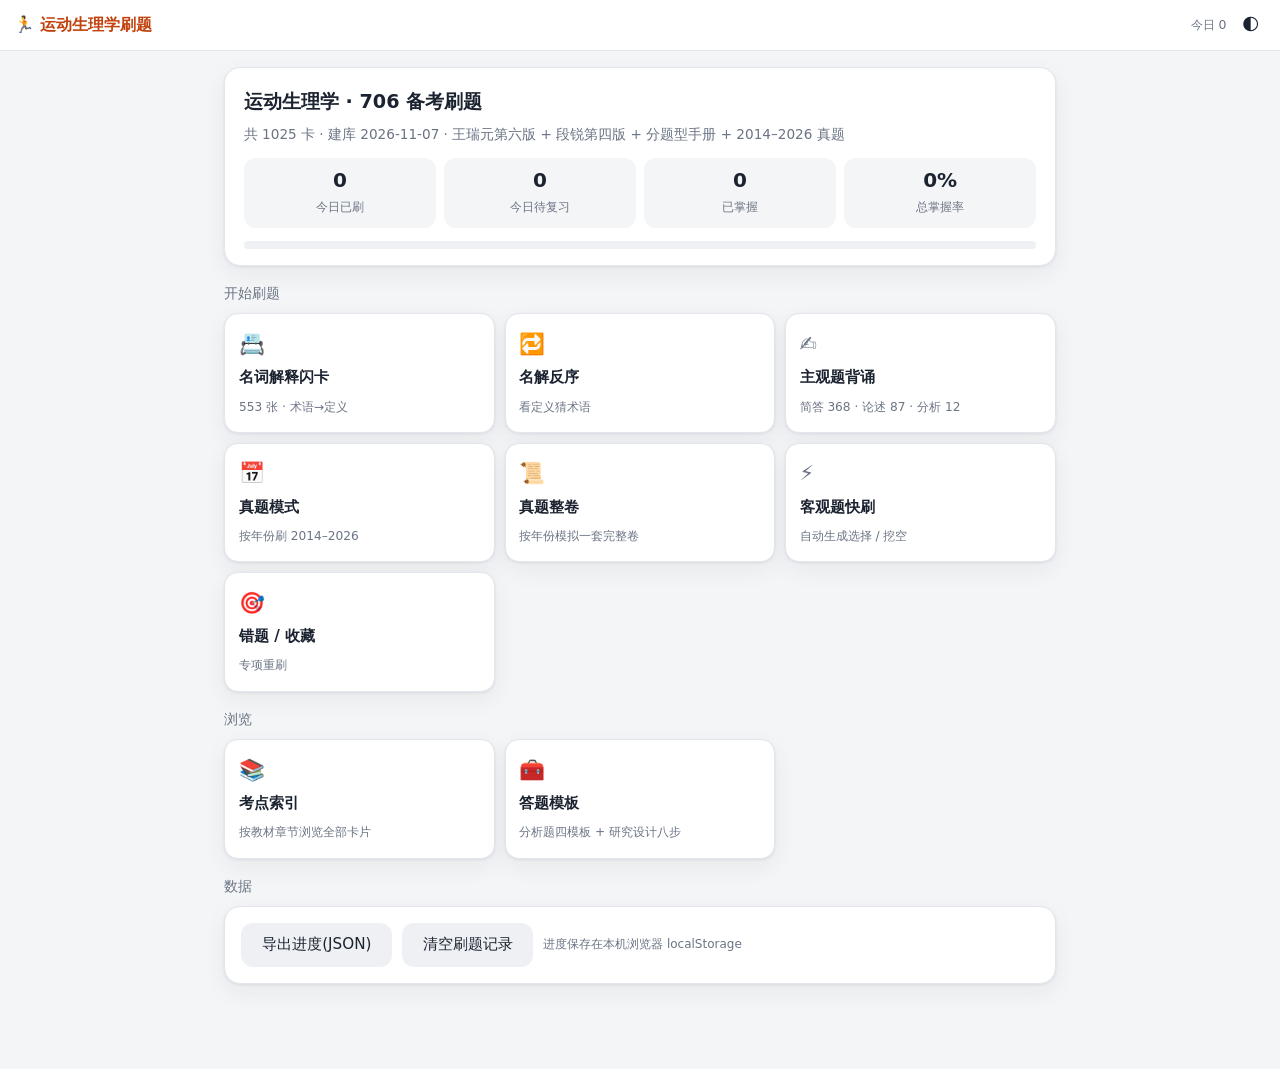
<file: index.html>
<!DOCTYPE html>
<html lang="zh-CN">
<head>
<meta charset="UTF-8">
<meta name="viewport" content="width=device-width, initial-scale=1, viewport-fit=cover">
<title>运动生理学刷题 · 706 备考</title>
<link rel="stylesheet" href="style.css">
</head>
<body>
<div id="app">
  <header id="topbar">
    <button id="btnHome" class="brand" title="返回首页">🏃 运动生理学刷题</button>
    <div class="top-right">
      <span id="todayBadge" class="badge"></span>
      <button id="btnDark" title="深浅色切换">🌓</button>
    </div>
  </header>

  <main id="view"></main>

  <footer id="hints" class="hidden"></footer>
</div>

<script src="data.js"></script>
<script src="app.js"></script>
</body>
</html>
</file>
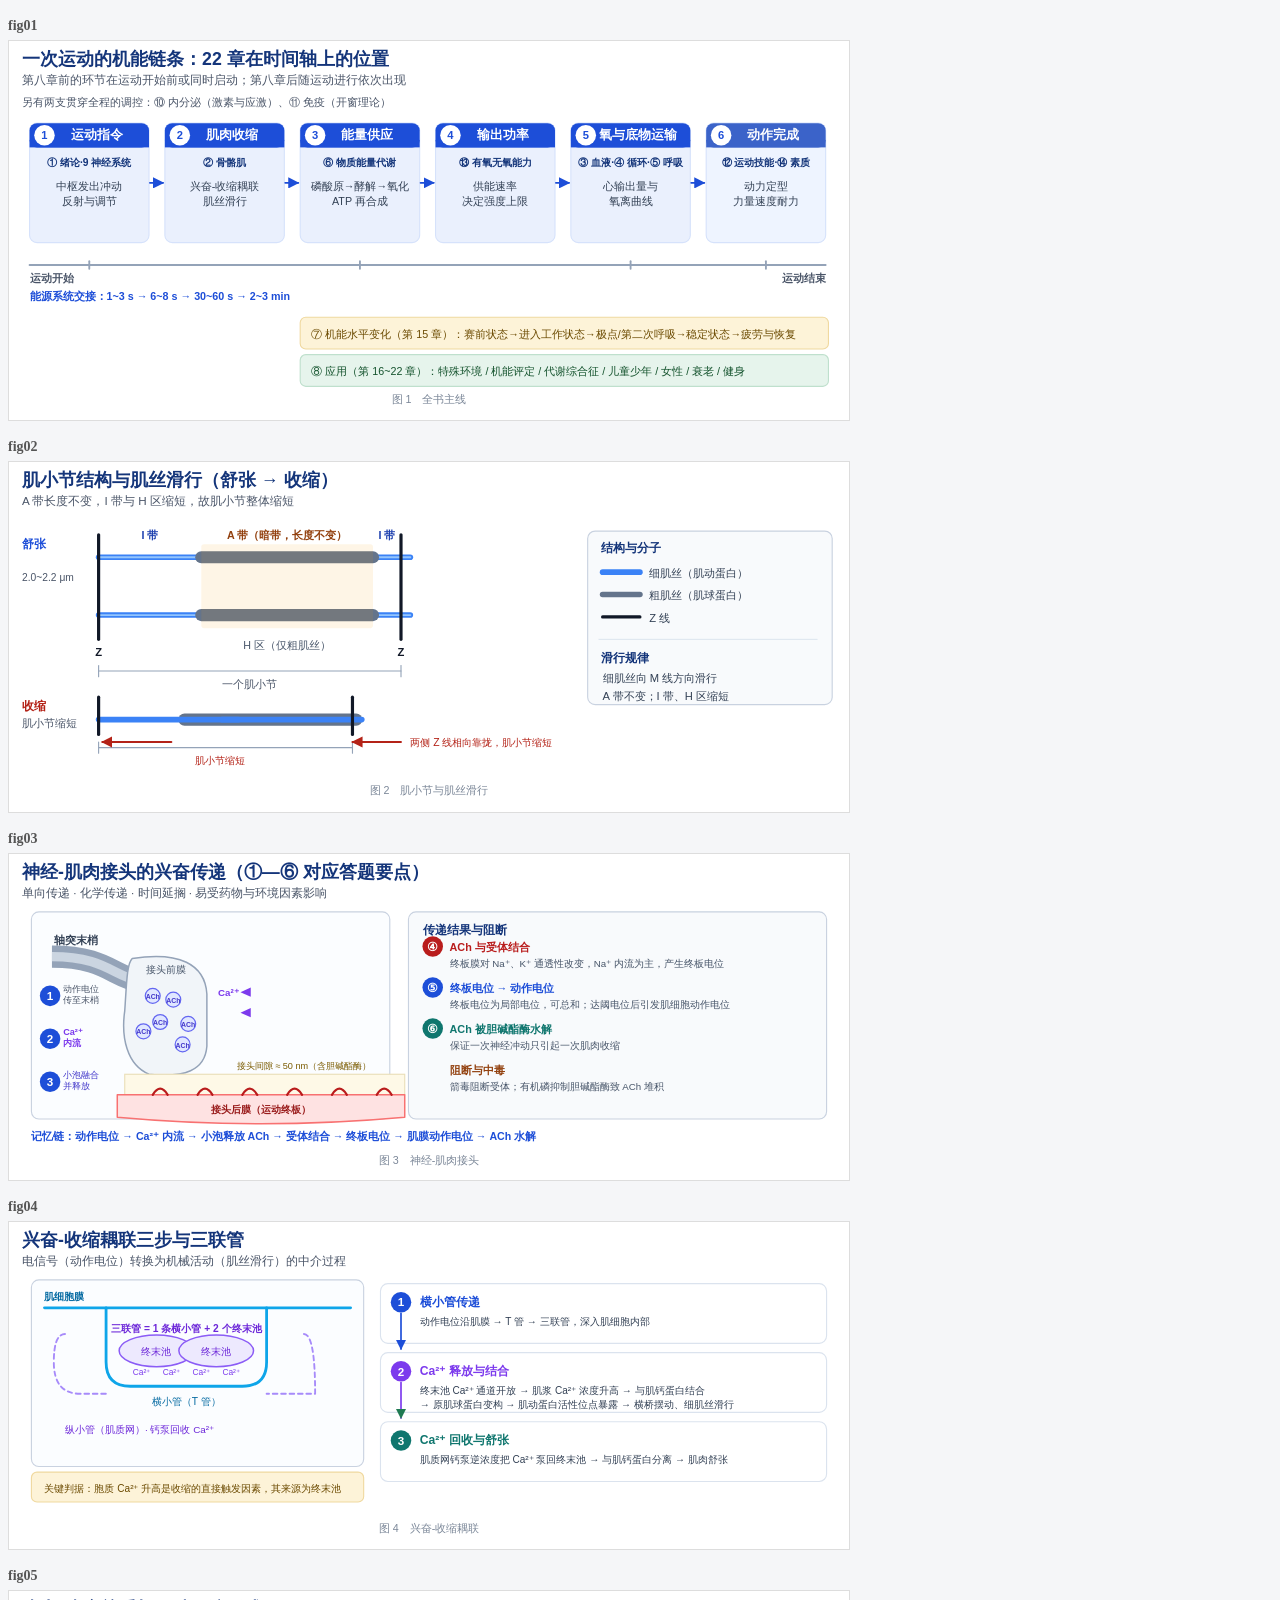
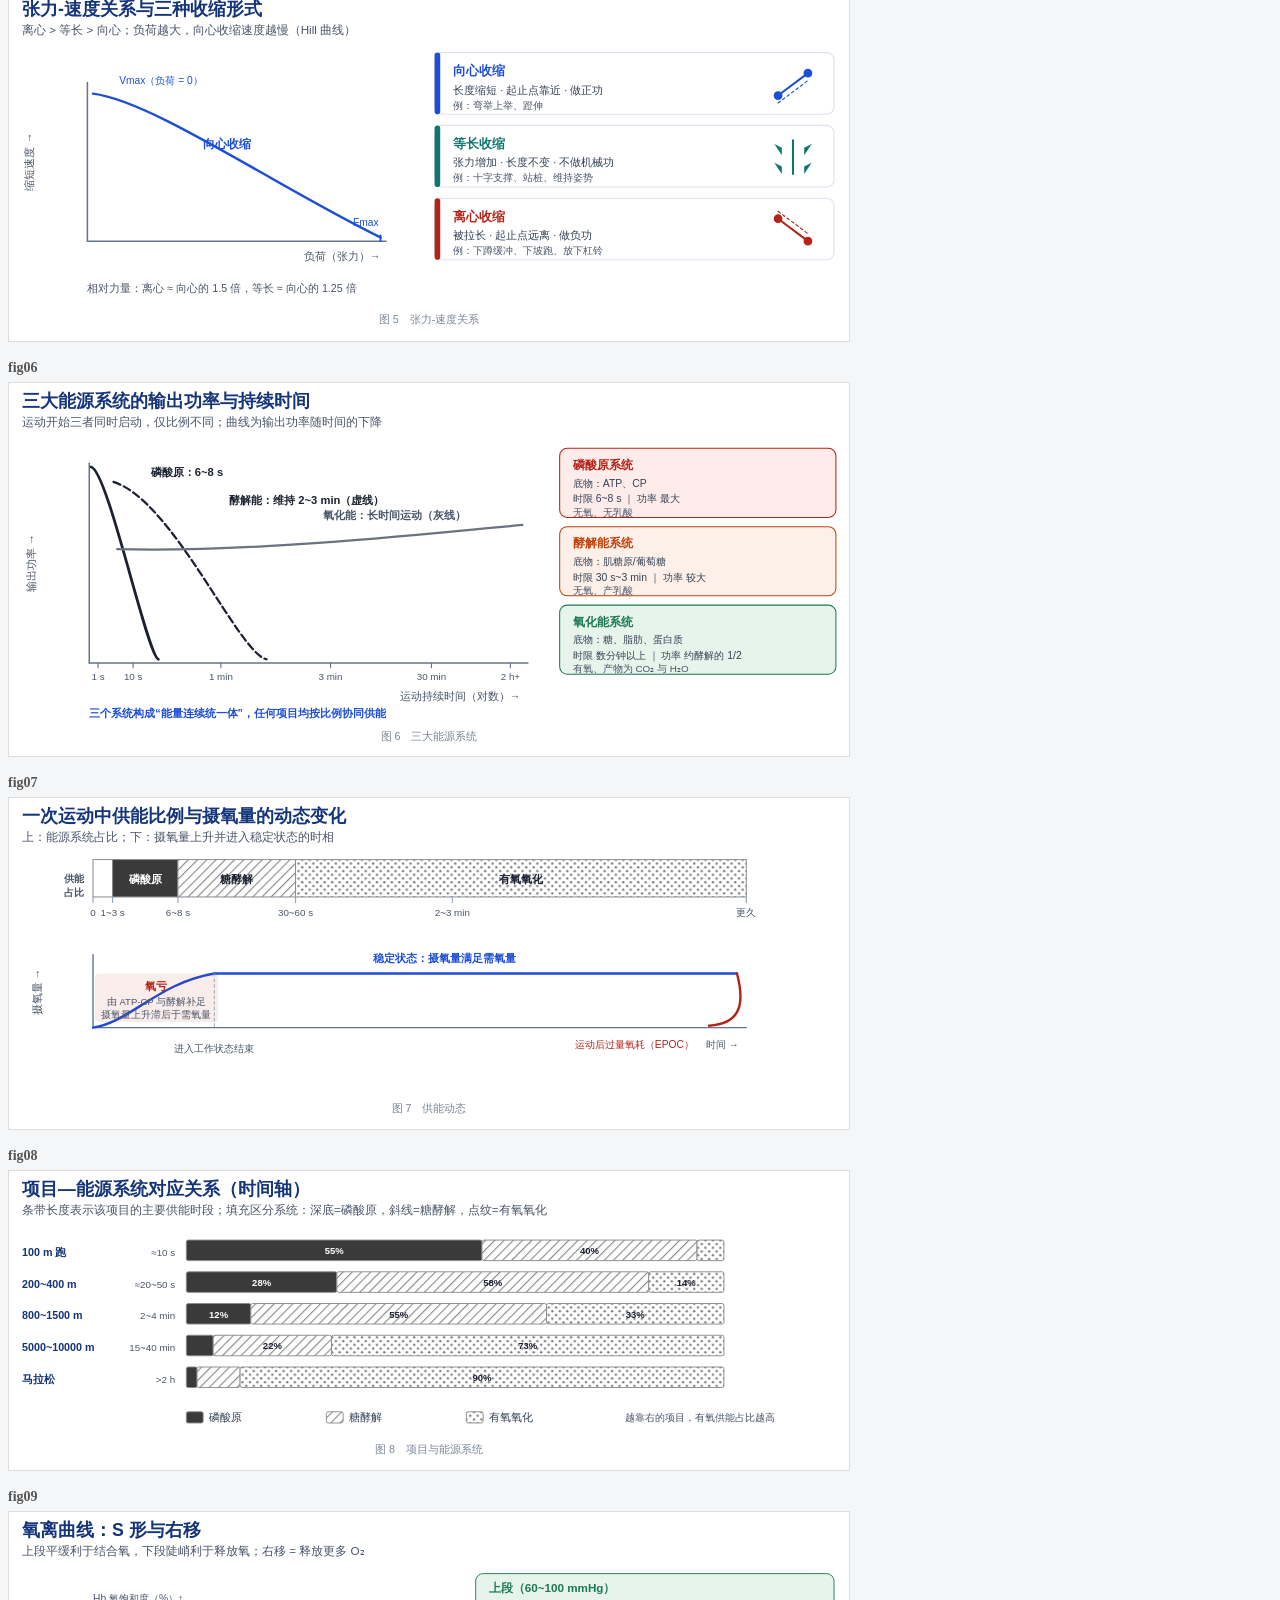
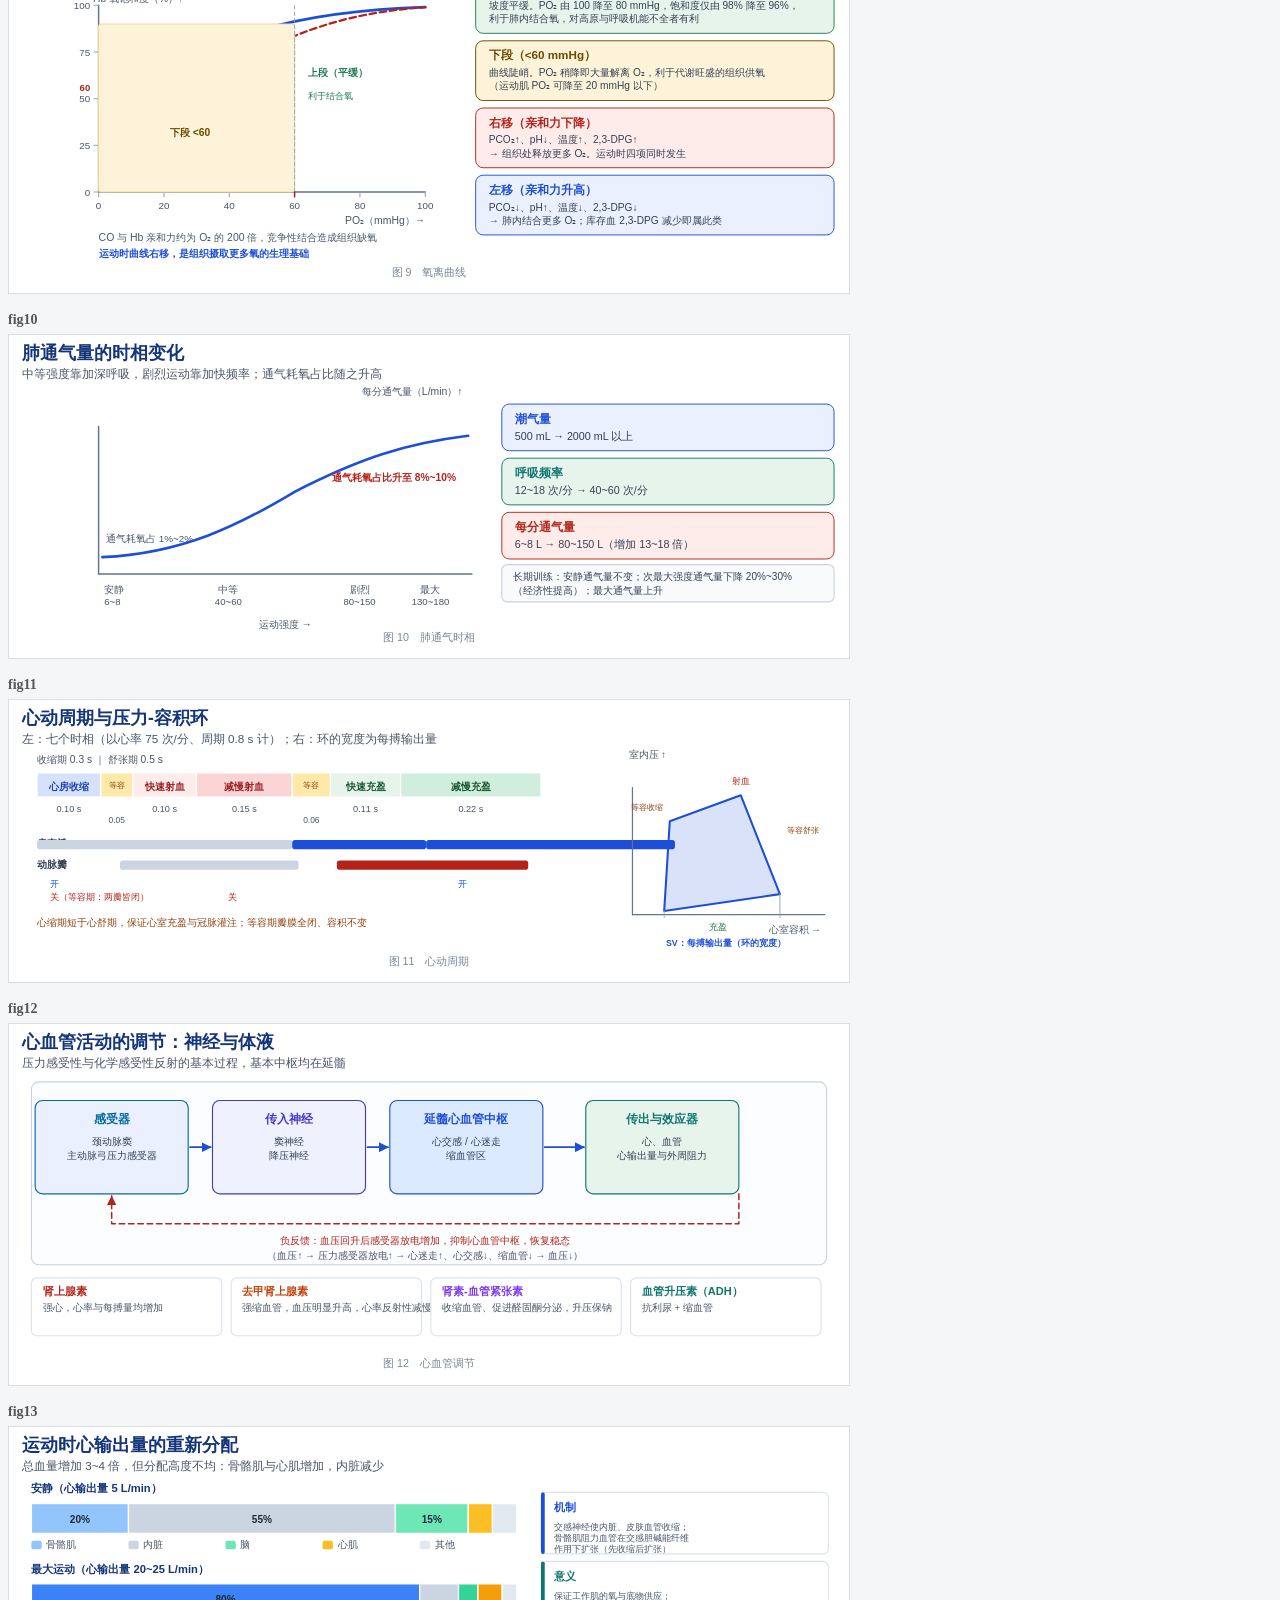
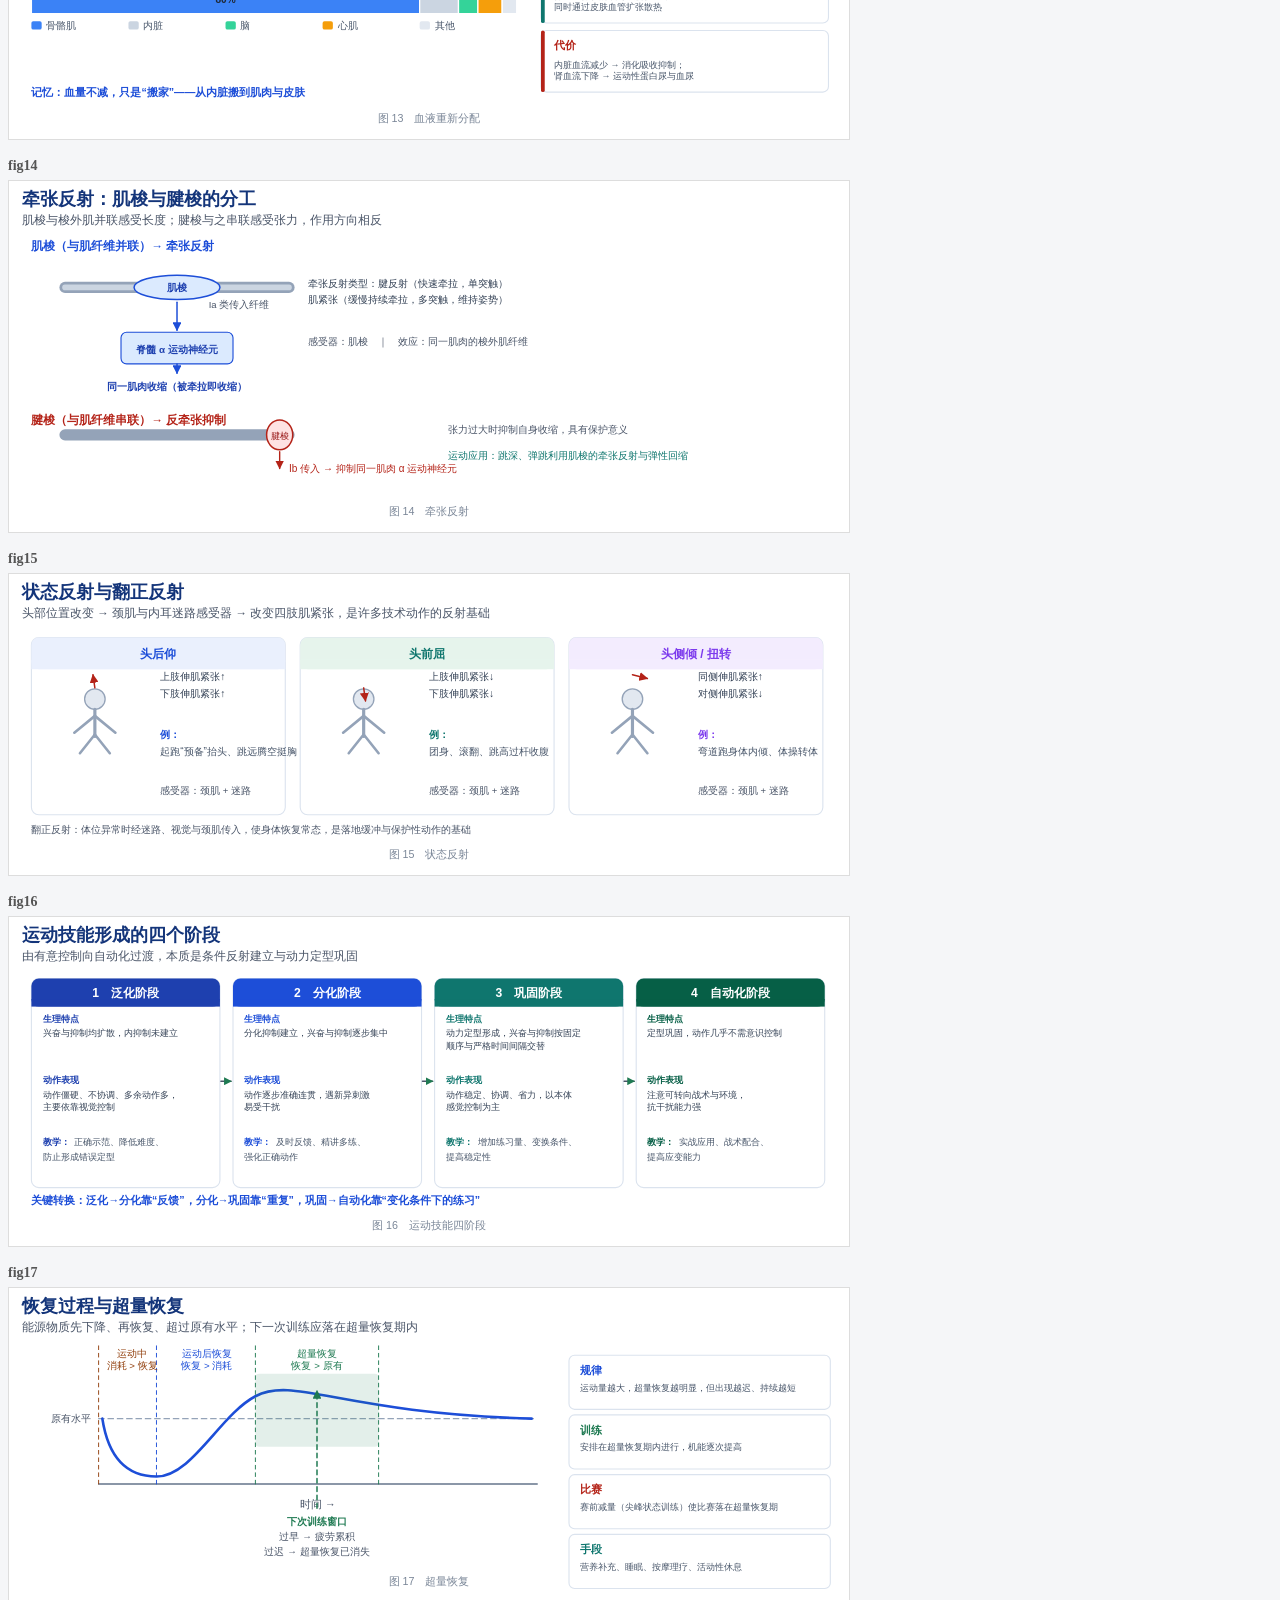
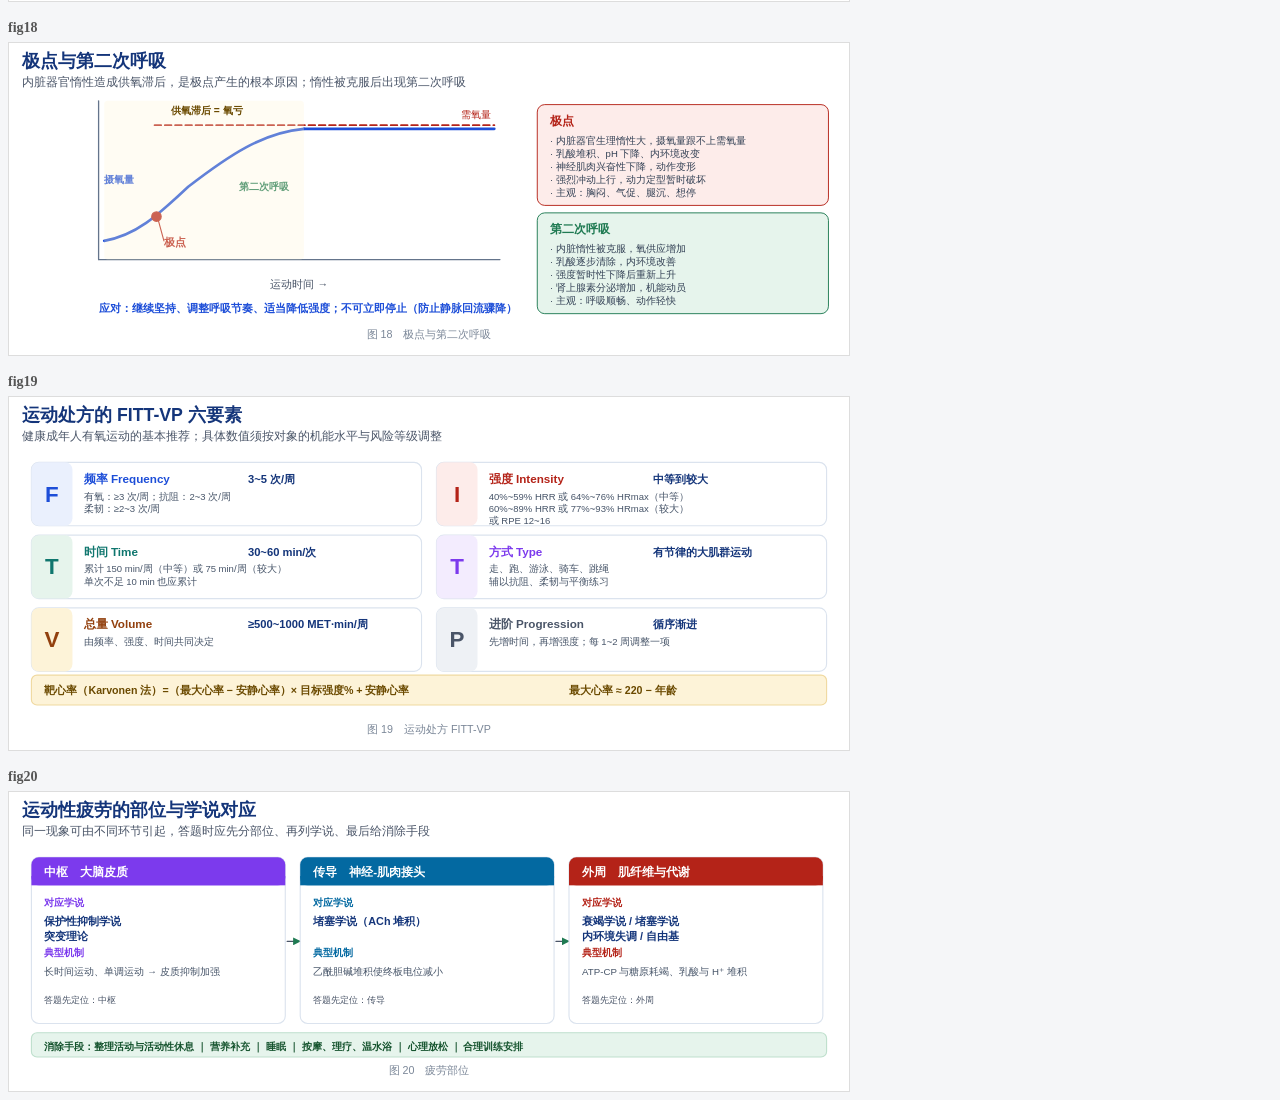
<file: figs/_preview.html>
<!DOCTYPE html><html><head><meta charset="utf-8"><style>body{background:#f5f6f8;font-family:"Microsoft YaHei"} h3{margin:18px 0 6px;font-size:14px;color:#555}</style></head><body><h3>fig01</h3><div style="width:840px;border:1px solid #ddd;background:#fff"><svg xmlns="http://www.w3.org/2000/svg" viewBox="0 0 900 402" width="100%"><defs><marker id="ahB" viewBox="0 0 10 10" refX="9" refY="5" markerWidth="6" markerHeight="6" orient="auto-start-reverse"><path d="M0,0 L10,5 L0,10 z" fill="#1d4ed8"/></marker><marker id="ahR" viewBox="0 0 10 10" refX="9" refY="5" markerWidth="6" markerHeight="6" orient="auto-start-reverse"><path d="M0,0 L10,5 L0,10 z" fill="#b42318"/></marker><marker id="ahG" viewBox="0 0 10 10" refX="9" refY="5" markerWidth="6" markerHeight="6" orient="auto-start-reverse"><path d="M0,0 L10,5 L0,10 z" fill="#1f7a52"/></marker><marker id="ahK" viewBox="0 0 10 10" refX="9" refY="5" markerWidth="5" markerHeight="5" orient="auto-start-reverse"><path d="M0,0 L10,5 L0,10 z" fill="#4a5568"/></marker><pattern id="pJT" width="7" height="7" patternUnits="userSpaceOnUse" patternTransform="rotate(45)"><rect width="7" height="7" fill="#ffffff"/><line x1="0" y1="0" x2="0" y2="7" stroke="#8a8a8a" stroke-width="2.4"/></pattern><pattern id="pDots" width="8" height="8" patternUnits="userSpaceOnUse"><rect width="8" height="8" fill="#ffffff"/><circle cx="2.2" cy="2.2" r="1.25" fill="#7a7a7a"/><circle cx="6.2" cy="6.2" r="1.25" fill="#7a7a7a"/></pattern></defs><rect x="0" y="0" width="900" height="402" fill="#ffffff"/><text x="14" y="26" font-family="'Microsoft YaHei','微软雅黑','PingFang SC',sans-serif" font-size="19" fill="#14357a" font-weight="700" text-anchor="start"><tspan x="14" dy="0">一次运动的机能链条：22 章在时间轴上的位置</tspan></text><text x="14" y="46" font-family="'Microsoft YaHei','微软雅黑','PingFang SC',sans-serif" font-size="12.5" fill="#4a5568" text-anchor="start"><tspan x="14" dy="0">第八章前的环节在运动开始前或同时启动；第八章后随运动进行依次出现</tspan></text><rect x="22" y="88" width="128" height="128" rx="8" fill="#eaf0fd" stroke="#d6e2fb" stroke-width="1.2"/><rect x="22" y="88" width="128" height="26" rx="8" fill="#1d4ed8" stroke="none" stroke-width="1.2"/><rect x="22" y="106" width="128" height="8" rx="0" fill="#1d4ed8" stroke="none" stroke-width="1.2"/><circle cx="38" cy="101" r="11" fill="#ffffff" stroke="#ffffff" stroke-width="0"/><text x="38" y="105.5" font-family="'Microsoft YaHei','微软雅黑','PingFang SC',sans-serif" font-size="12.5" fill="#ffffff" font-weight="700" text-anchor="middle"><tspan x="38" dy="0">1</tspan></text><text x="38" y="105.5" font-family="'Microsoft YaHei','微软雅黑','PingFang SC',sans-serif" font-size="12" fill="#1d4ed8" font-weight="700" text-anchor="middle"><tspan x="38" dy="0">1</tspan></text><text x="94" y="105.5" font-family="'Microsoft YaHei','微软雅黑','PingFang SC',sans-serif" font-size="13.5" fill="#ffffff" font-weight="700" text-anchor="middle"><tspan x="94" dy="0">运动指令</tspan></text><text x="86" y="134" font-family="'Microsoft YaHei','微软雅黑','PingFang SC',sans-serif" font-size="11" fill="#14357a" font-weight="700" text-anchor="middle"><tspan x="86" dy="0">① 绪论·9 神经系统</tspan></text><text x="86" y="160" font-family="'Microsoft YaHei','微软雅黑','PingFang SC',sans-serif" font-size="11.5" fill="#334155" text-anchor="middle"><tspan x="86" dy="0">中枢发出冲动</tspan><tspan x="86" dy="16">反射与调节</tspan></text><line x1="151" y1="152" x2="165" y2="152" stroke="#1d4ed8" stroke-width="2" stroke-linecap="round" marker-end="url(#ahB)"/><rect x="167" y="88" width="128" height="128" rx="8" fill="#eaf0fd" stroke="#d6e2fb" stroke-width="1.2"/><rect x="167" y="88" width="128" height="26" rx="8" fill="#1d4ed8" stroke="none" stroke-width="1.2"/><rect x="167" y="106" width="128" height="8" rx="0" fill="#1d4ed8" stroke="none" stroke-width="1.2"/><circle cx="183" cy="101" r="11" fill="#ffffff" stroke="#ffffff" stroke-width="0"/><text x="183" y="105.5" font-family="'Microsoft YaHei','微软雅黑','PingFang SC',sans-serif" font-size="12.5" fill="#ffffff" font-weight="700" text-anchor="middle"><tspan x="183" dy="0">2</tspan></text><text x="183" y="105.5" font-family="'Microsoft YaHei','微软雅黑','PingFang SC',sans-serif" font-size="12" fill="#1d4ed8" font-weight="700" text-anchor="middle"><tspan x="183" dy="0">2</tspan></text><text x="239" y="105.5" font-family="'Microsoft YaHei','微软雅黑','PingFang SC',sans-serif" font-size="13.5" fill="#ffffff" font-weight="700" text-anchor="middle"><tspan x="239" dy="0">肌肉收缩</tspan></text><text x="231" y="134" font-family="'Microsoft YaHei','微软雅黑','PingFang SC',sans-serif" font-size="11" fill="#14357a" font-weight="700" text-anchor="middle"><tspan x="231" dy="0">② 骨骼肌</tspan></text><text x="231" y="160" font-family="'Microsoft YaHei','微软雅黑','PingFang SC',sans-serif" font-size="11.5" fill="#334155" text-anchor="middle"><tspan x="231" dy="0">兴奋-收缩耦联</tspan><tspan x="231" dy="16">肌丝滑行</tspan></text><line x1="296" y1="152" x2="310" y2="152" stroke="#1d4ed8" stroke-width="2" stroke-linecap="round" marker-end="url(#ahB)"/><rect x="312" y="88" width="128" height="128" rx="8" fill="#eaf0fd" stroke="#d6e2fb" stroke-width="1.2"/><rect x="312" y="88" width="128" height="26" rx="8" fill="#1d4ed8" stroke="none" stroke-width="1.2"/><rect x="312" y="106" width="128" height="8" rx="0" fill="#1d4ed8" stroke="none" stroke-width="1.2"/><circle cx="328" cy="101" r="11" fill="#ffffff" stroke="#ffffff" stroke-width="0"/><text x="328" y="105.5" font-family="'Microsoft YaHei','微软雅黑','PingFang SC',sans-serif" font-size="12.5" fill="#ffffff" font-weight="700" text-anchor="middle"><tspan x="328" dy="0">3</tspan></text><text x="328" y="105.5" font-family="'Microsoft YaHei','微软雅黑','PingFang SC',sans-serif" font-size="12" fill="#1d4ed8" font-weight="700" text-anchor="middle"><tspan x="328" dy="0">3</tspan></text><text x="384" y="105.5" font-family="'Microsoft YaHei','微软雅黑','PingFang SC',sans-serif" font-size="13.5" fill="#ffffff" font-weight="700" text-anchor="middle"><tspan x="384" dy="0">能量供应</tspan></text><text x="376" y="134" font-family="'Microsoft YaHei','微软雅黑','PingFang SC',sans-serif" font-size="11" fill="#14357a" font-weight="700" text-anchor="middle"><tspan x="376" dy="0">⑥ 物质能量代谢</tspan></text><text x="376" y="160" font-family="'Microsoft YaHei','微软雅黑','PingFang SC',sans-serif" font-size="11.5" fill="#334155" text-anchor="middle"><tspan x="376" dy="0">磷酸原→酵解→氧化</tspan><tspan x="376" dy="16">ATP 再合成</tspan></text><line x1="441" y1="152" x2="455" y2="152" stroke="#1d4ed8" stroke-width="2" stroke-linecap="round" marker-end="url(#ahB)"/><rect x="457" y="88" width="128" height="128" rx="8" fill="#eaf0fd" stroke="#d6e2fb" stroke-width="1.2"/><rect x="457" y="88" width="128" height="26" rx="8" fill="#1d4ed8" stroke="none" stroke-width="1.2"/><rect x="457" y="106" width="128" height="8" rx="0" fill="#1d4ed8" stroke="none" stroke-width="1.2"/><circle cx="473" cy="101" r="11" fill="#ffffff" stroke="#ffffff" stroke-width="0"/><text x="473" y="105.5" font-family="'Microsoft YaHei','微软雅黑','PingFang SC',sans-serif" font-size="12.5" fill="#ffffff" font-weight="700" text-anchor="middle"><tspan x="473" dy="0">4</tspan></text><text x="473" y="105.5" font-family="'Microsoft YaHei','微软雅黑','PingFang SC',sans-serif" font-size="12" fill="#1d4ed8" font-weight="700" text-anchor="middle"><tspan x="473" dy="0">4</tspan></text><text x="529" y="105.5" font-family="'Microsoft YaHei','微软雅黑','PingFang SC',sans-serif" font-size="13.5" fill="#ffffff" font-weight="700" text-anchor="middle"><tspan x="529" dy="0">输出功率</tspan></text><text x="521" y="134" font-family="'Microsoft YaHei','微软雅黑','PingFang SC',sans-serif" font-size="11" fill="#14357a" font-weight="700" text-anchor="middle"><tspan x="521" dy="0">⑬ 有氧无氧能力</tspan></text><text x="521" y="160" font-family="'Microsoft YaHei','微软雅黑','PingFang SC',sans-serif" font-size="11.5" fill="#334155" text-anchor="middle"><tspan x="521" dy="0">供能速率</tspan><tspan x="521" dy="16">决定强度上限</tspan></text><line x1="586" y1="152" x2="600" y2="152" stroke="#1d4ed8" stroke-width="2" stroke-linecap="round" marker-end="url(#ahB)"/><rect x="602" y="88" width="128" height="128" rx="8" fill="#eaf0fd" stroke="#d6e2fb" stroke-width="1.2"/><rect x="602" y="88" width="128" height="26" rx="8" fill="#1d4ed8" stroke="none" stroke-width="1.2"/><rect x="602" y="106" width="128" height="8" rx="0" fill="#1d4ed8" stroke="none" stroke-width="1.2"/><circle cx="618" cy="101" r="11" fill="#ffffff" stroke="#ffffff" stroke-width="0"/><text x="618" y="105.5" font-family="'Microsoft YaHei','微软雅黑','PingFang SC',sans-serif" font-size="12.5" fill="#ffffff" font-weight="700" text-anchor="middle"><tspan x="618" dy="0">5</tspan></text><text x="618" y="105.5" font-family="'Microsoft YaHei','微软雅黑','PingFang SC',sans-serif" font-size="12" fill="#1d4ed8" font-weight="700" text-anchor="middle"><tspan x="618" dy="0">5</tspan></text><text x="674" y="105.5" font-family="'Microsoft YaHei','微软雅黑','PingFang SC',sans-serif" font-size="13.5" fill="#ffffff" font-weight="700" text-anchor="middle"><tspan x="674" dy="0">氧与底物运输</tspan></text><text x="666" y="134" font-family="'Microsoft YaHei','微软雅黑','PingFang SC',sans-serif" font-size="11" fill="#14357a" font-weight="700" text-anchor="middle"><tspan x="666" dy="0">③ 血液·④ 循环·⑤ 呼吸</tspan></text><text x="666" y="160" font-family="'Microsoft YaHei','微软雅黑','PingFang SC',sans-serif" font-size="11.5" fill="#334155" text-anchor="middle"><tspan x="666" dy="0">心输出量与</tspan><tspan x="666" dy="16">氧离曲线</tspan></text><line x1="731" y1="152" x2="745" y2="152" stroke="#1d4ed8" stroke-width="2" stroke-linecap="round" marker-end="url(#ahB)"/><rect x="747" y="88" width="128" height="128" rx="8" fill="#eef4ff" stroke="#d6e2fb" stroke-width="1.2"/><rect x="747" y="88" width="128" height="26" rx="8" fill="#3b63c9" stroke="none" stroke-width="1.2"/><rect x="747" y="106" width="128" height="8" rx="0" fill="#3b63c9" stroke="none" stroke-width="1.2"/><circle cx="763" cy="101" r="11" fill="#ffffff" stroke="#ffffff" stroke-width="0"/><text x="763" y="105.5" font-family="'Microsoft YaHei','微软雅黑','PingFang SC',sans-serif" font-size="12.5" fill="#ffffff" font-weight="700" text-anchor="middle"><tspan x="763" dy="0">6</tspan></text><text x="763" y="105.5" font-family="'Microsoft YaHei','微软雅黑','PingFang SC',sans-serif" font-size="12" fill="#1d4ed8" font-weight="700" text-anchor="middle"><tspan x="763" dy="0">6</tspan></text><text x="819" y="105.5" font-family="'Microsoft YaHei','微软雅黑','PingFang SC',sans-serif" font-size="13.5" fill="#ffffff" font-weight="700" text-anchor="middle"><tspan x="819" dy="0">动作完成</tspan></text><text x="811" y="134" font-family="'Microsoft YaHei','微软雅黑','PingFang SC',sans-serif" font-size="11" fill="#14357a" font-weight="700" text-anchor="middle"><tspan x="811" dy="0">⑫ 运动技能·⑭ 素质</tspan></text><text x="811" y="160" font-family="'Microsoft YaHei','微软雅黑','PingFang SC',sans-serif" font-size="11.5" fill="#334155" text-anchor="middle"><tspan x="811" dy="0">动力定型</tspan><tspan x="811" dy="16">力量速度耐力</tspan></text><text x="14" y="70" font-family="'Microsoft YaHei','微软雅黑','PingFang SC',sans-serif" font-size="11.5" fill="#4a5568" text-anchor="start"><tspan x="14" dy="0">另有两支贯穿全程的调控：⑩ 内分泌（激素与应激）、⑪ 免疫（开窗理论）</tspan></text><line x1="22" y1="240" x2="875" y2="240" stroke="#94a3b8" stroke-width="2" stroke-linecap="round"/><text x="22" y="258" font-family="'Microsoft YaHei','微软雅黑','PingFang SC',sans-serif" font-size="11.5" fill="#4a5568" font-weight="700" text-anchor="start"><tspan x="22" dy="0">运动开始</tspan></text><text x="875" y="258" font-family="'Microsoft YaHei','微软雅黑','PingFang SC',sans-serif" font-size="11.5" fill="#4a5568" font-weight="700" text-anchor="end"><tspan x="875" dy="0">运动结束</tspan></text><line x1="86" y1="236" x2="86" y2="244" stroke="#94a3b8" stroke-width="2" stroke-linecap="round"/><line x1="376" y1="236" x2="376" y2="244" stroke="#94a3b8" stroke-width="2" stroke-linecap="round"/><line x1="666" y1="236" x2="666" y2="244" stroke="#94a3b8" stroke-width="2" stroke-linecap="round"/><line x1="811" y1="236" x2="811" y2="244" stroke="#94a3b8" stroke-width="2" stroke-linecap="round"/><text x="22" y="278" font-family="'Microsoft YaHei','微软雅黑','PingFang SC',sans-serif" font-size="11.5" fill="#1d4ed8" font-weight="700" text-anchor="start"><tspan x="22" dy="0">能源系统交接：1~3 s → 6~8 s → 30~60 s → 2~3 min</tspan></text><rect x="312" y="296" width="566" height="34" rx="6" fill="#fdf3d8" stroke="#f0d9a0" stroke-width="1.2"/><text x="324" y="318" font-family="'Microsoft YaHei','微软雅黑','PingFang SC',sans-serif" font-size="11.5" fill="#6b4a00" text-anchor="start"><tspan x="324" dy="0">⑦ 机能水平变化（第 15 章）：赛前状态→进入工作状态→极点/第二次呼吸→稳定状态→疲劳与恢复</tspan></text><rect x="312" y="336" width="566" height="34" rx="6" fill="#e6f4ec" stroke="#bfe0cd" stroke-width="1.2"/><text x="324" y="358" font-family="'Microsoft YaHei','微软雅黑','PingFang SC',sans-serif" font-size="11.5" fill="#14532d" text-anchor="start"><tspan x="324" dy="0">⑧ 应用（第 16~22 章）：特殊环境 / 机能评定 / 代谢综合征 / 儿童少年 / 女性 / 衰老 / 健身</tspan></text><text x="450" y="388" font-family="'Microsoft YaHei','微软雅黑','PingFang SC',sans-serif" font-size="11.5" fill="#7b8798" text-anchor="middle"><tspan x="450" dy="0">图 1　全书主线</tspan></text></svg></div><h3>fig02</h3><div style="width:840px;border:1px solid #ddd;background:#fff"><svg xmlns="http://www.w3.org/2000/svg" viewBox="0 0 900 370" width="100%"><defs><marker id="ahB" viewBox="0 0 10 10" refX="9" refY="5" markerWidth="6" markerHeight="6" orient="auto-start-reverse"><path d="M0,0 L10,5 L0,10 z" fill="#1d4ed8"/></marker><marker id="ahR" viewBox="0 0 10 10" refX="9" refY="5" markerWidth="6" markerHeight="6" orient="auto-start-reverse"><path d="M0,0 L10,5 L0,10 z" fill="#b42318"/></marker><marker id="ahG" viewBox="0 0 10 10" refX="9" refY="5" markerWidth="6" markerHeight="6" orient="auto-start-reverse"><path d="M0,0 L10,5 L0,10 z" fill="#1f7a52"/></marker><marker id="ahK" viewBox="0 0 10 10" refX="9" refY="5" markerWidth="5" markerHeight="5" orient="auto-start-reverse"><path d="M0,0 L10,5 L0,10 z" fill="#4a5568"/></marker><pattern id="pJT" width="7" height="7" patternUnits="userSpaceOnUse" patternTransform="rotate(45)"><rect width="7" height="7" fill="#ffffff"/><line x1="0" y1="0" x2="0" y2="7" stroke="#8a8a8a" stroke-width="2.4"/></pattern><pattern id="pDots" width="8" height="8" patternUnits="userSpaceOnUse"><rect width="8" height="8" fill="#ffffff"/><circle cx="2.2" cy="2.2" r="1.25" fill="#7a7a7a"/><circle cx="6.2" cy="6.2" r="1.25" fill="#7a7a7a"/></pattern></defs><rect x="0" y="0" width="900" height="370" fill="#ffffff"/><text x="14" y="26" font-family="'Microsoft YaHei','微软雅黑','PingFang SC',sans-serif" font-size="19" fill="#14357a" font-weight="700" text-anchor="start"><tspan x="14" dy="0">肌小节结构与肌丝滑行（舒张 → 收缩）</tspan></text><text x="14" y="46" font-family="'Microsoft YaHei','微软雅黑','PingFang SC',sans-serif" font-size="12.5" fill="#4a5568" text-anchor="start"><tspan x="14" dy="0">A 带长度不变，I 带与 H 区缩短，故肌小节整体缩短</tspan></text><text x="14" y="92" font-family="'Microsoft YaHei','微软雅黑','PingFang SC',sans-serif" font-size="13" fill="#1d4ed8" font-weight="700" text-anchor="start"><tspan x="14" dy="0">舒张</tspan></text><text x="14" y="128" font-family="'Microsoft YaHei','微软雅黑','PingFang SC',sans-serif" font-size="11" fill="#4a5568" text-anchor="start"><tspan x="14" dy="0">2.0~2.2 μm</tspan></text><path d="M96,102 H246" fill="none" stroke="#3b82f6" stroke-width="6" stroke-linecap="round" stroke-linejoin="round"/><path d="M96,102 H246" fill="none" stroke="#93c5fd" stroke-width="2" stroke-linecap="round" stroke-linejoin="round"/><path d="M280,102 H430" fill="none" stroke="#3b82f6" stroke-width="6" stroke-linecap="round" stroke-linejoin="round"/><path d="M280,102 H430" fill="none" stroke="#93c5fd" stroke-width="2" stroke-linecap="round" stroke-linejoin="round"/><path d="M96,164 H246" fill="none" stroke="#3b82f6" stroke-width="6" stroke-linecap="round" stroke-linejoin="round"/><path d="M96,164 H246" fill="none" stroke="#93c5fd" stroke-width="2" stroke-linecap="round" stroke-linejoin="round"/><path d="M280,164 H430" fill="none" stroke="#3b82f6" stroke-width="6" stroke-linecap="round" stroke-linejoin="round"/><path d="M280,164 H430" fill="none" stroke="#93c5fd" stroke-width="2" stroke-linecap="round" stroke-linejoin="round"/><path d="M206,102 H390" fill="none" stroke="#64748b" stroke-width="13" stroke-linecap="round" stroke-linejoin="round"/><path d="M206,164 H390" fill="none" stroke="#64748b" stroke-width="13" stroke-linecap="round" stroke-linejoin="round"/><line x1="96" y1="78" x2="96" y2="190" stroke="#111827" stroke-width="3.4" stroke-linecap="round"/><text x="96" y="208" font-family="'Microsoft YaHei','微软雅黑','PingFang SC',sans-serif" font-size="12" fill="#111827" font-weight="700" text-anchor="middle"><tspan x="96" dy="0">Z</tspan></text><line x1="420" y1="78" x2="420" y2="190" stroke="#111827" stroke-width="3.4" stroke-linecap="round"/><text x="420" y="208" font-family="'Microsoft YaHei','微软雅黑','PingFang SC',sans-serif" font-size="12" fill="#111827" font-weight="700" text-anchor="middle"><tspan x="420" dy="0">Z</tspan></text><line x1="96" y1="224" x2="420" y2="224" stroke="#94a3b8" stroke-width="1.2" stroke-linecap="round"/><line x1="96" y1="218" x2="96" y2="230" stroke="#94a3b8" stroke-width="1.2" stroke-linecap="round"/><line x1="420" y1="218" x2="420" y2="230" stroke="#94a3b8" stroke-width="1.2" stroke-linecap="round"/><text x="258" y="242" font-family="'Microsoft YaHei','微软雅黑','PingFang SC',sans-serif" font-size="11.5" fill="#4a5568" text-anchor="middle"><tspan x="258" dy="0">一个肌小节</tspan></text><rect x="206" y="88" width="184" height="90" rx="3" fill="#f59e0b" stroke="none" stroke-width="1.2" fill-opacity="0.1"/><text x="298" y="82" font-family="'Microsoft YaHei','微软雅黑','PingFang SC',sans-serif" font-size="11.5" fill="#92400e" font-weight="700" text-anchor="middle"><tspan x="298" dy="0">A 带（暗带，长度不变）</tspan></text><text x="151" y="82" font-family="'Microsoft YaHei','微软雅黑','PingFang SC',sans-serif" font-size="11.5" fill="#1e40af" font-weight="700" text-anchor="middle"><tspan x="151" dy="0">I 带</tspan></text><text x="405" y="82" font-family="'Microsoft YaHei','微软雅黑','PingFang SC',sans-serif" font-size="11.5" fill="#1e40af" font-weight="700" text-anchor="middle"><tspan x="405" dy="0">I 带</tspan></text><text x="298" y="200" font-family="'Microsoft YaHei','微软雅黑','PingFang SC',sans-serif" font-size="11.5" fill="#475569" text-anchor="middle"><tspan x="298" dy="0">H 区（仅粗肌丝）</tspan></text><rect x="620" y="74" width="262" height="186" rx="8" fill="#f8fafc" stroke="#c9d2e0" stroke-width="1.2"/><text x="634" y="96" font-family="'Microsoft YaHei','微软雅黑','PingFang SC',sans-serif" font-size="13" fill="#14357a" font-weight="700" text-anchor="start"><tspan x="634" dy="0">结构与分子</tspan></text><path d="M636,118 H676" fill="none" stroke="#3b82f6" stroke-width="6" stroke-linecap="round" stroke-linejoin="round"/><text x="686" y="123" font-family="'Microsoft YaHei','微软雅黑','PingFang SC',sans-serif" font-size="12" fill="#334155" text-anchor="start"><tspan x="686" dy="0">细肌丝（肌动蛋白）</tspan></text><path d="M636,142 H676" fill="none" stroke="#64748b" stroke-width="6" stroke-linecap="round" stroke-linejoin="round"/><text x="686" y="147" font-family="'Microsoft YaHei','微软雅黑','PingFang SC',sans-serif" font-size="12" fill="#334155" text-anchor="start"><tspan x="686" dy="0">粗肌丝（肌球蛋白）</tspan></text><path d="M636,166 H676" fill="none" stroke="#111827" stroke-width="3.4" stroke-linecap="round" stroke-linejoin="round"/><text x="686" y="171" font-family="'Microsoft YaHei','微软雅黑','PingFang SC',sans-serif" font-size="12" fill="#334155" text-anchor="start"><tspan x="686" dy="0">Z 线</tspan></text><line x1="632" y1="190" x2="866" y2="190" stroke="#dbe3ee" stroke-width="1" stroke-linecap="round"/><text x="634" y="214" font-family="'Microsoft YaHei','微软雅黑','PingFang SC',sans-serif" font-size="13" fill="#14357a" font-weight="700" text-anchor="start"><tspan x="634" dy="0">滑行规律</tspan></text><text x="636" y="236" font-family="'Microsoft YaHei','微软雅黑','PingFang SC',sans-serif" font-size="12" fill="#334155" text-anchor="start"><tspan x="636" dy="0">细肌丝向 M 线方向滑行</tspan><tspan x="636" dy="19">A 带不变；I 带、H 区缩短</tspan></text><text x="14" y="266" font-family="'Microsoft YaHei','微软雅黑','PingFang SC',sans-serif" font-size="13" fill="#b42318" font-weight="700" text-anchor="start"><tspan x="14" dy="0">收缩</tspan></text><text x="14" y="284" font-family="'Microsoft YaHei','微软雅黑','PingFang SC',sans-serif" font-size="11.5" fill="#4a5568" text-anchor="start"><tspan x="14" dy="0">肌小节缩短</tspan></text><path d="M188,276 H372" fill="none" stroke="#64748b" stroke-width="13" stroke-linecap="round" stroke-linejoin="round"/><path d="M96,276 H246" fill="none" stroke="#3b82f6" stroke-width="6" stroke-linecap="round" stroke-linejoin="round"/><path d="M228,276 H378" fill="none" stroke="#3b82f6" stroke-width="6" stroke-linecap="round" stroke-linejoin="round"/><line x1="96" y1="252" x2="96" y2="292" stroke="#111827" stroke-width="3.4" stroke-linecap="round"/><line x1="368" y1="252" x2="368" y2="292" stroke="#111827" stroke-width="3.4" stroke-linecap="round"/><line x1="96" y1="306" x2="368" y2="306" stroke="#94a3b8" stroke-width="1.2" stroke-linecap="round"/><line x1="96" y1="300" x2="96" y2="312" stroke="#94a3b8" stroke-width="1.2" stroke-linecap="round"/><line x1="368" y1="300" x2="368" y2="312" stroke="#94a3b8" stroke-width="1.2" stroke-linecap="round"/><text x="226" y="324" font-family="'Microsoft YaHei','微软雅黑','PingFang SC',sans-serif" font-size="11" fill="#b42318" text-anchor="middle"><tspan x="226" dy="0">肌小节缩短</tspan></text><line x1="420" y1="300" x2="368" y2="300" stroke="#b42318" stroke-width="2" stroke-linecap="round" marker-end="url(#ahR)"/><line x1="174" y1="300" x2="100" y2="300" stroke="#b42318" stroke-width="2" stroke-linecap="round" marker-end="url(#ahR)"/><text x="430" y="304" font-family="'Microsoft YaHei','微软雅黑','PingFang SC',sans-serif" font-size="11.2" fill="#b42318" text-anchor="start"><tspan x="430" dy="0">两侧 Z 线相向靠拢，肌小节缩短</tspan></text><text x="450" y="356" font-family="'Microsoft YaHei','微软雅黑','PingFang SC',sans-serif" font-size="11.5" fill="#7b8798" text-anchor="middle"><tspan x="450" dy="0">图 2　肌小节与肌丝滑行</tspan></text></svg></div><h3>fig03</h3><div style="width:840px;border:1px solid #ddd;background:#fff"><svg xmlns="http://www.w3.org/2000/svg" viewBox="0 0 900 346" width="100%"><defs><marker id="ahB" viewBox="0 0 10 10" refX="9" refY="5" markerWidth="6" markerHeight="6" orient="auto-start-reverse"><path d="M0,0 L10,5 L0,10 z" fill="#1d4ed8"/></marker><marker id="ahR" viewBox="0 0 10 10" refX="9" refY="5" markerWidth="6" markerHeight="6" orient="auto-start-reverse"><path d="M0,0 L10,5 L0,10 z" fill="#b42318"/></marker><marker id="ahG" viewBox="0 0 10 10" refX="9" refY="5" markerWidth="6" markerHeight="6" orient="auto-start-reverse"><path d="M0,0 L10,5 L0,10 z" fill="#1f7a52"/></marker><marker id="ahK" viewBox="0 0 10 10" refX="9" refY="5" markerWidth="5" markerHeight="5" orient="auto-start-reverse"><path d="M0,0 L10,5 L0,10 z" fill="#4a5568"/></marker><pattern id="pJT" width="7" height="7" patternUnits="userSpaceOnUse" patternTransform="rotate(45)"><rect width="7" height="7" fill="#ffffff"/><line x1="0" y1="0" x2="0" y2="7" stroke="#8a8a8a" stroke-width="2.4"/></pattern><pattern id="pDots" width="8" height="8" patternUnits="userSpaceOnUse"><rect width="8" height="8" fill="#ffffff"/><circle cx="2.2" cy="2.2" r="1.25" fill="#7a7a7a"/><circle cx="6.2" cy="6.2" r="1.25" fill="#7a7a7a"/></pattern></defs><rect x="0" y="0" width="900" height="346" fill="#ffffff"/><text x="14" y="26" font-family="'Microsoft YaHei','微软雅黑','PingFang SC',sans-serif" font-size="19" fill="#14357a" font-weight="700" text-anchor="start"><tspan x="14" dy="0">神经-肌肉接头的兴奋传递（①—⑥ 对应答题要点）</tspan></text><text x="14" y="46" font-family="'Microsoft YaHei','微软雅黑','PingFang SC',sans-serif" font-size="12.5" fill="#4a5568" text-anchor="start"><tspan x="14" dy="0">单向传递 · 化学传递 · 时间延搁 · 易受药物与环境因素影响</tspan></text><rect x="24" y="62" width="384" height="222" rx="8" fill="#fbfdff" stroke="#c9d2e0" stroke-width="1.2"/><path d="M46,110 C104,110 112,132 140,136" fill="none" stroke="#94a3b8" stroke-width="24" stroke-linecap="butt" stroke-linejoin="round"/><path d="M46,110 C104,110 112,132 140,136" fill="none" stroke="#cbd5e1" stroke-width="10" stroke-linecap="butt" stroke-linejoin="round"/><text x="48" y="96" font-family="'Microsoft YaHei','微软雅黑','PingFang SC',sans-serif" font-size="11.5" fill="#334155" font-weight="700" text-anchor="start"><tspan x="48" dy="0">轴突末梢</tspan></text><path d="M132,112 C182,104 210,118 212,150 L212,206 C210,232 188,240 150,236 C126,226 120,196 124,168 C126,140 126,118 132,112 Z" fill="#f1f5f9" stroke="#94a3b8" stroke-width="1.6" stroke-linecap="round" stroke-linejoin="round"/><text x="168" y="128" font-family="'Microsoft YaHei','微软雅黑','PingFang SC',sans-serif" font-size="10.6" fill="#475569" text-anchor="middle"><tspan x="168" dy="0">接头前膜</tspan></text><circle cx="154" cy="152" r="8" fill="#e0e7ff" stroke="#6366f1" stroke-width="1.3"/><text x="154" y="155.4" font-family="'Microsoft YaHei','微软雅黑','PingFang SC',sans-serif" font-size="7.4" fill="#4338ca" font-weight="700" text-anchor="middle"><tspan x="154" dy="0">ACh</tspan></text><circle cx="176" cy="156" r="8" fill="#e0e7ff" stroke="#6366f1" stroke-width="1.3"/><text x="176" y="159.4" font-family="'Microsoft YaHei','微软雅黑','PingFang SC',sans-serif" font-size="7.4" fill="#4338ca" font-weight="700" text-anchor="middle"><tspan x="176" dy="0">ACh</tspan></text><circle cx="162" cy="180" r="8" fill="#e0e7ff" stroke="#6366f1" stroke-width="1.3"/><text x="162" y="183.4" font-family="'Microsoft YaHei','微软雅黑','PingFang SC',sans-serif" font-size="7.4" fill="#4338ca" font-weight="700" text-anchor="middle"><tspan x="162" dy="0">ACh</tspan></text><circle cx="144" cy="190" r="8" fill="#e0e7ff" stroke="#6366f1" stroke-width="1.3"/><text x="144" y="193.4" font-family="'Microsoft YaHei','微软雅黑','PingFang SC',sans-serif" font-size="7.4" fill="#4338ca" font-weight="700" text-anchor="middle"><tspan x="144" dy="0">ACh</tspan></text><circle cx="192" cy="182" r="8" fill="#e0e7ff" stroke="#6366f1" stroke-width="1.3"/><text x="192" y="185.4" font-family="'Microsoft YaHei','微软雅黑','PingFang SC',sans-serif" font-size="7.4" fill="#4338ca" font-weight="700" text-anchor="middle"><tspan x="192" dy="0">ACh</tspan></text><circle cx="186" cy="204" r="8" fill="#e0e7ff" stroke="#6366f1" stroke-width="1.3"/><text x="186" y="207.4" font-family="'Microsoft YaHei','微软雅黑','PingFang SC',sans-serif" font-size="7.4" fill="#4338ca" font-weight="700" text-anchor="middle"><tspan x="186" dy="0">ACh</tspan></text><rect x="124" y="236" width="300" height="22" rx="0" fill="#fef9e7" stroke="#eadfb8" stroke-width="1.2"/><text x="388" y="230" font-family="'Microsoft YaHei','微软雅黑','PingFang SC',sans-serif" font-size="9.8" fill="#7a5b00" text-anchor="end"><tspan x="388" dy="0">接头间隙 ≈ 50 nm（含胆碱酯酶）</tspan></text><path d="M116,258 L424,258 L424,282 Q270,296 116,282 Z" fill="#fee2e2" stroke="#f87171" stroke-width="1.6" stroke-linecap="round" stroke-linejoin="round"/><text x="270" y="278" font-family="'Microsoft YaHei','微软雅黑','PingFang SC',sans-serif" font-size="11" fill="#991b1b" font-weight="700" text-anchor="middle"><tspan x="270" dy="0">接头后膜（运动终板）</tspan></text><path d="M154,258 q8,-13 16,0" fill="none" stroke="#b91c1c" stroke-width="2.4" stroke-linecap="round" stroke-linejoin="round"/><path d="M202,258 q8,-13 16,0" fill="none" stroke="#b91c1c" stroke-width="2.4" stroke-linecap="round" stroke-linejoin="round"/><path d="M250,258 q8,-13 16,0" fill="none" stroke="#b91c1c" stroke-width="2.4" stroke-linecap="round" stroke-linejoin="round"/><path d="M298,258 q8,-13 16,0" fill="none" stroke="#b91c1c" stroke-width="2.4" stroke-linecap="round" stroke-linejoin="round"/><path d="M346,258 q8,-13 16,0" fill="none" stroke="#b91c1c" stroke-width="2.4" stroke-linecap="round" stroke-linejoin="round"/><path d="M394,258 q8,-13 16,0" fill="none" stroke="#b91c1c" stroke-width="2.4" stroke-linecap="round" stroke-linejoin="round"/><text x="224" y="152" font-family="'Microsoft YaHei','微软雅黑','PingFang SC',sans-serif" font-size="10.4" fill="#7c3aed" font-weight="700" text-anchor="start"><tspan x="224" dy="0">Ca²⁺</tspan></text><path d="M248,148 l11,-5 l0,10 z" fill="#7c3aed"/><path d="M248,170 l11,-5 l0,10 z" fill="#7c3aed"/><circle cx="44" cy="152" r="11" fill="#1d4ed8" stroke="#1d4ed8" stroke-width="0"/><text x="44" y="156.5" font-family="'Microsoft YaHei','微软雅黑','PingFang SC',sans-serif" font-size="12.5" fill="#ffffff" font-weight="700" text-anchor="middle"><tspan x="44" dy="0">1</tspan></text><text x="58" y="148" font-family="'Microsoft YaHei','微软雅黑','PingFang SC',sans-serif" font-size="9.8" fill="#4a5568" text-anchor="start"><tspan x="58" dy="0">动作电位</tspan><tspan x="58" dy="12">传至末梢</tspan></text><circle cx="44" cy="198" r="11" fill="#1d4ed8" stroke="#1d4ed8" stroke-width="0"/><text x="44" y="202.5" font-family="'Microsoft YaHei','微软雅黑','PingFang SC',sans-serif" font-size="12.5" fill="#ffffff" font-weight="700" text-anchor="middle"><tspan x="44" dy="0">2</tspan></text><text x="58" y="194" font-family="'Microsoft YaHei','微软雅黑','PingFang SC',sans-serif" font-size="9.8" fill="#7c3aed" font-weight="700" text-anchor="start"><tspan x="58" dy="0">Ca²⁺</tspan><tspan x="58" dy="12">内流</tspan></text><circle cx="44" cy="244" r="11" fill="#1d4ed8" stroke="#1d4ed8" stroke-width="0"/><text x="44" y="248.5" font-family="'Microsoft YaHei','微软雅黑','PingFang SC',sans-serif" font-size="12.5" fill="#ffffff" font-weight="700" text-anchor="middle"><tspan x="44" dy="0">3</tspan></text><text x="58" y="240" font-family="'Microsoft YaHei','微软雅黑','PingFang SC',sans-serif" font-size="9.8" fill="#4338ca" text-anchor="start"><tspan x="58" dy="0">小泡融合</tspan><tspan x="58" dy="12">并释放</tspan></text><rect x="428" y="62" width="448" height="222" rx="8" fill="#f8fafc" stroke="#c9d2e0" stroke-width="1.2"/><text x="444" y="86" font-family="'Microsoft YaHei','微软雅黑','PingFang SC',sans-serif" font-size="13" fill="#14357a" font-weight="700" text-anchor="start"><tspan x="444" dy="0">传递结果与阻断</tspan></text><circle cx="454" cy="99" r="11" fill="#b91c1c" stroke="#b91c1c" stroke-width="0"/><text x="454" y="103.5" font-family="'Microsoft YaHei','微软雅黑','PingFang SC',sans-serif" font-size="12.5" fill="#ffffff" font-weight="700" text-anchor="middle"><tspan x="454" dy="0">④</tspan></text><text x="472" y="104" font-family="'Microsoft YaHei','微软雅黑','PingFang SC',sans-serif" font-size="11.6" fill="#b91c1c" font-weight="700" text-anchor="start"><tspan x="472" dy="0">ACh 与受体结合</tspan></text><text x="472" y="121" font-family="'Microsoft YaHei','微软雅黑','PingFang SC',sans-serif" font-size="10.4" fill="#475569" text-anchor="start"><tspan x="472" dy="0">终板膜对 Na⁺、K⁺ 通透性改变，Na⁺ 内流为主，产生终板电位</tspan></text><circle cx="454" cy="143" r="11" fill="#1d4ed8" stroke="#1d4ed8" stroke-width="0"/><text x="454" y="147.5" font-family="'Microsoft YaHei','微软雅黑','PingFang SC',sans-serif" font-size="12.5" fill="#ffffff" font-weight="700" text-anchor="middle"><tspan x="454" dy="0">⑤</tspan></text><text x="472" y="148" font-family="'Microsoft YaHei','微软雅黑','PingFang SC',sans-serif" font-size="11.6" fill="#1d4ed8" font-weight="700" text-anchor="start"><tspan x="472" dy="0">终板电位 → 动作电位</tspan></text><text x="472" y="165" font-family="'Microsoft YaHei','微软雅黑','PingFang SC',sans-serif" font-size="10.4" fill="#475569" text-anchor="start"><tspan x="472" dy="0">终板电位为局部电位，可总和；达阈电位后引发肌细胞动作电位</tspan></text><circle cx="454" cy="187" r="11" fill="#0f766e" stroke="#0f766e" stroke-width="0"/><text x="454" y="191.5" font-family="'Microsoft YaHei','微软雅黑','PingFang SC',sans-serif" font-size="12.5" fill="#ffffff" font-weight="700" text-anchor="middle"><tspan x="454" dy="0">⑥</tspan></text><text x="472" y="192" font-family="'Microsoft YaHei','微软雅黑','PingFang SC',sans-serif" font-size="11.6" fill="#0f766e" font-weight="700" text-anchor="start"><tspan x="472" dy="0">ACh 被胆碱酯酶水解</tspan></text><text x="472" y="209" font-family="'Microsoft YaHei','微软雅黑','PingFang SC',sans-serif" font-size="10.4" fill="#475569" text-anchor="start"><tspan x="472" dy="0">保证一次神经冲动只引起一次肌肉收缩</tspan></text><text x="472" y="236" font-family="'Microsoft YaHei','微软雅黑','PingFang SC',sans-serif" font-size="11.6" fill="#92400e" font-weight="700" text-anchor="start"><tspan x="472" dy="0">阻断与中毒</tspan></text><text x="472" y="253" font-family="'Microsoft YaHei','微软雅黑','PingFang SC',sans-serif" font-size="10.4" fill="#475569" text-anchor="start"><tspan x="472" dy="0">箭毒阻断受体；有机磷抑制胆碱酯酶致 ACh 堆积</tspan></text><text x="24" y="306" font-family="'Microsoft YaHei','微软雅黑','PingFang SC',sans-serif" font-size="11.4" fill="#1d4ed8" font-weight="700" text-anchor="start"><tspan x="24" dy="0">记忆链：动作电位 → Ca²⁺ 内流 → 小泡释放 ACh → 受体结合 → 终板电位 → 肌膜动作电位 → ACh 水解</tspan></text><text x="450" y="332" font-family="'Microsoft YaHei','微软雅黑','PingFang SC',sans-serif" font-size="11.5" fill="#7b8798" text-anchor="middle"><tspan x="450" dy="0">图 3　神经-肌肉接头</tspan></text></svg></div><h3>fig04</h3><div style="width:840px;border:1px solid #ddd;background:#fff"><svg xmlns="http://www.w3.org/2000/svg" viewBox="0 0 900 346" width="100%"><defs><marker id="ahB" viewBox="0 0 10 10" refX="9" refY="5" markerWidth="6" markerHeight="6" orient="auto-start-reverse"><path d="M0,0 L10,5 L0,10 z" fill="#1d4ed8"/></marker><marker id="ahR" viewBox="0 0 10 10" refX="9" refY="5" markerWidth="6" markerHeight="6" orient="auto-start-reverse"><path d="M0,0 L10,5 L0,10 z" fill="#b42318"/></marker><marker id="ahG" viewBox="0 0 10 10" refX="9" refY="5" markerWidth="6" markerHeight="6" orient="auto-start-reverse"><path d="M0,0 L10,5 L0,10 z" fill="#1f7a52"/></marker><marker id="ahK" viewBox="0 0 10 10" refX="9" refY="5" markerWidth="5" markerHeight="5" orient="auto-start-reverse"><path d="M0,0 L10,5 L0,10 z" fill="#4a5568"/></marker><pattern id="pJT" width="7" height="7" patternUnits="userSpaceOnUse" patternTransform="rotate(45)"><rect width="7" height="7" fill="#ffffff"/><line x1="0" y1="0" x2="0" y2="7" stroke="#8a8a8a" stroke-width="2.4"/></pattern><pattern id="pDots" width="8" height="8" patternUnits="userSpaceOnUse"><rect width="8" height="8" fill="#ffffff"/><circle cx="2.2" cy="2.2" r="1.25" fill="#7a7a7a"/><circle cx="6.2" cy="6.2" r="1.25" fill="#7a7a7a"/></pattern></defs><rect x="0" y="0" width="900" height="346" fill="#ffffff"/><text x="14" y="26" font-family="'Microsoft YaHei','微软雅黑','PingFang SC',sans-serif" font-size="19" fill="#14357a" font-weight="700" text-anchor="start"><tspan x="14" dy="0">兴奋-收缩耦联三步与三联管</tspan></text><text x="14" y="46" font-family="'Microsoft YaHei','微软雅黑','PingFang SC',sans-serif" font-size="12.5" fill="#4a5568" text-anchor="start"><tspan x="14" dy="0">电信号（动作电位）转换为机械活动（肌丝滑行）的中介过程</tspan></text><rect x="24" y="62" width="356" height="200" rx="8" fill="#fbfdff" stroke="#c9d2e0" stroke-width="1.2"/><text x="38" y="84" font-family="'Microsoft YaHei','微软雅黑','PingFang SC',sans-serif" font-size="11" fill="#0369a1" font-weight="700" text-anchor="start"><tspan x="38" dy="0">肌细胞膜</tspan></text><path d="M38,92 C120,92 240,92 366,92" fill="none" stroke="#0ea5e9" stroke-width="3" stroke-linecap="round" stroke-linejoin="round"/><path d="M104,92 L104,150 Q104,176 130,176 L250,176 Q276,176 276,150 L276,92" fill="none" stroke="#0ea5e9" stroke-width="3" stroke-linecap="round" stroke-linejoin="round"/><text x="190" y="196" font-family="'Microsoft YaHei','微软雅黑','PingFang SC',sans-serif" font-size="11" fill="#0369a1" text-anchor="middle"><tspan x="190" dy="0">横小管（T 管）</tspan></text><path d="M60,120 Q48,120 48,150 Q48,184 76,184 L104,184" fill="none" stroke="#a78bfa" stroke-width="2" stroke-linecap="round" stroke-linejoin="round" stroke-dasharray="5 4"/><path d="M316,120 Q328,120 328,184 L276,184" fill="none" stroke="#a78bfa" stroke-width="2" stroke-linecap="round" stroke-linejoin="round" stroke-dasharray="5 4"/><text x="60" y="226" font-family="'Microsoft YaHei','微软雅黑','PingFang SC',sans-serif" font-size="10.6" fill="#6d28d9" text-anchor="start"><tspan x="60" dy="0">纵小管（肌质网）· 钙泵回收 Ca²⁺</tspan></text><ellipse cx="158" cy="138" rx="40" ry="17" fill="#ede9fe" stroke="#8b5cf6" stroke-width="1.6"/><text x="158" y="142" font-family="'Microsoft YaHei','微软雅黑','PingFang SC',sans-serif" font-size="10.6" fill="#6d28d9" text-anchor="middle"><tspan x="158" dy="0">终末池</tspan></text><ellipse cx="222" cy="138" rx="40" ry="17" fill="#ede9fe" stroke="#8b5cf6" stroke-width="1.6"/><text x="222" y="142" font-family="'Microsoft YaHei','微软雅黑','PingFang SC',sans-serif" font-size="10.6" fill="#6d28d9" text-anchor="middle"><tspan x="222" dy="0">终末池</tspan></text><text x="190" y="118" font-family="'Microsoft YaHei','微软雅黑','PingFang SC',sans-serif" font-size="11" fill="#6d28d9" font-weight="700" text-anchor="middle"><tspan x="190" dy="0">三联管 = 1 条横小管 + 2 个终末池</tspan></text><text x="142" y="164" font-family="'Microsoft YaHei','微软雅黑','PingFang SC',sans-serif" font-size="9" fill="#7c3aed" text-anchor="middle"><tspan x="142" dy="0">Ca²⁺</tspan></text><text x="174" y="164" font-family="'Microsoft YaHei','微软雅黑','PingFang SC',sans-serif" font-size="9" fill="#7c3aed" text-anchor="middle"><tspan x="174" dy="0">Ca²⁺</tspan></text><text x="206" y="164" font-family="'Microsoft YaHei','微软雅黑','PingFang SC',sans-serif" font-size="9" fill="#7c3aed" text-anchor="middle"><tspan x="206" dy="0">Ca²⁺</tspan></text><text x="238" y="164" font-family="'Microsoft YaHei','微软雅黑','PingFang SC',sans-serif" font-size="9" fill="#7c3aed" text-anchor="middle"><tspan x="238" dy="0">Ca²⁺</tspan></text><rect x="24" y="268" width="356" height="32" rx="6" fill="#fdf3d8" stroke="#f0d9a0" stroke-width="1.2"/><text x="38" y="289" font-family="'Microsoft YaHei','微软雅黑','PingFang SC',sans-serif" font-size="10.8" fill="#6b4a00" text-anchor="start"><tspan x="38" dy="0">关键判据：胞质 Ca²⁺ 升高是收缩的直接触发因素，其来源为终末池</tspan></text><rect x="398" y="66" width="478" height="64" rx="8" fill="#ffffff" stroke="#dbe3ee" stroke-width="1.2"/><circle cx="420" cy="86" r="11" fill="#1d4ed8" stroke="#1d4ed8" stroke-width="0"/><text x="420" y="90.5" font-family="'Microsoft YaHei','微软雅黑','PingFang SC',sans-serif" font-size="12.5" fill="#ffffff" font-weight="700" text-anchor="middle"><tspan x="420" dy="0">1</tspan></text><text x="440" y="90" font-family="'Microsoft YaHei','微软雅黑','PingFang SC',sans-serif" font-size="13" fill="#1d4ed8" font-weight="700" text-anchor="start"><tspan x="440" dy="0">横小管传递</tspan></text><text x="440" y="110" font-family="'Microsoft YaHei','微软雅黑','PingFang SC',sans-serif" font-size="10.8" fill="#334155" text-anchor="start"><tspan x="440" dy="0">动作电位沿肌膜 → T 管 → 三联管，深入肌细胞内部</tspan></text><line x1="420" y1="98" x2="420" y2="136" stroke="#1d4ed8" stroke-width="1.8" stroke-linecap="round" marker-end="url(#ahB)"/><rect x="398" y="140" width="478" height="64" rx="8" fill="#ffffff" stroke="#dbe3ee" stroke-width="1.2"/><circle cx="420" cy="160" r="11" fill="#7c3aed" stroke="#7c3aed" stroke-width="0"/><text x="420" y="164.5" font-family="'Microsoft YaHei','微软雅黑','PingFang SC',sans-serif" font-size="12.5" fill="#ffffff" font-weight="700" text-anchor="middle"><tspan x="420" dy="0">2</tspan></text><text x="440" y="164" font-family="'Microsoft YaHei','微软雅黑','PingFang SC',sans-serif" font-size="13" fill="#7c3aed" font-weight="700" text-anchor="start"><tspan x="440" dy="0">Ca²⁺ 释放与结合</tspan></text><text x="440" y="184" font-family="'Microsoft YaHei','微软雅黑','PingFang SC',sans-serif" font-size="10.8" fill="#334155" text-anchor="start"><tspan x="440" dy="0">终末池 Ca²⁺ 通道开放 → 肌浆 Ca²⁺ 浓度升高 → 与肌钙蛋白结合</tspan><tspan x="440" dy="15">→ 原肌球蛋白变构 → 肌动蛋白活性位点暴露 → 横桥摆动、细肌丝滑行</tspan></text><line x1="420" y1="172" x2="420" y2="210" stroke="#7c3aed" stroke-width="1.8" stroke-linecap="round" marker-end="url(#ahG)"/><rect x="398" y="214" width="478" height="64" rx="8" fill="#ffffff" stroke="#dbe3ee" stroke-width="1.2"/><circle cx="420" cy="234" r="11" fill="#0f766e" stroke="#0f766e" stroke-width="0"/><text x="420" y="238.5" font-family="'Microsoft YaHei','微软雅黑','PingFang SC',sans-serif" font-size="12.5" fill="#ffffff" font-weight="700" text-anchor="middle"><tspan x="420" dy="0">3</tspan></text><text x="440" y="238" font-family="'Microsoft YaHei','微软雅黑','PingFang SC',sans-serif" font-size="13" fill="#0f766e" font-weight="700" text-anchor="start"><tspan x="440" dy="0">Ca²⁺ 回收与舒张</tspan></text><text x="440" y="258" font-family="'Microsoft YaHei','微软雅黑','PingFang SC',sans-serif" font-size="10.8" fill="#334155" text-anchor="start"><tspan x="440" dy="0">肌质网钙泵逆浓度把 Ca²⁺ 泵回终末池 → 与肌钙蛋白分离 → 肌肉舒张</tspan></text><text x="450" y="332" font-family="'Microsoft YaHei','微软雅黑','PingFang SC',sans-serif" font-size="11.5" fill="#7b8798" text-anchor="middle"><tspan x="450" dy="0">图 4　兴奋-收缩耦联</tspan></text></svg></div><h3>fig05</h3><div style="width:840px;border:1px solid #ddd;background:#fff"><svg xmlns="http://www.w3.org/2000/svg" viewBox="0 0 900 370" width="100%"><defs><marker id="ahB" viewBox="0 0 10 10" refX="9" refY="5" markerWidth="6" markerHeight="6" orient="auto-start-reverse"><path d="M0,0 L10,5 L0,10 z" fill="#1d4ed8"/></marker><marker id="ahR" viewBox="0 0 10 10" refX="9" refY="5" markerWidth="6" markerHeight="6" orient="auto-start-reverse"><path d="M0,0 L10,5 L0,10 z" fill="#b42318"/></marker><marker id="ahG" viewBox="0 0 10 10" refX="9" refY="5" markerWidth="6" markerHeight="6" orient="auto-start-reverse"><path d="M0,0 L10,5 L0,10 z" fill="#1f7a52"/></marker><marker id="ahK" viewBox="0 0 10 10" refX="9" refY="5" markerWidth="5" markerHeight="5" orient="auto-start-reverse"><path d="M0,0 L10,5 L0,10 z" fill="#4a5568"/></marker><pattern id="pJT" width="7" height="7" patternUnits="userSpaceOnUse" patternTransform="rotate(45)"><rect width="7" height="7" fill="#ffffff"/><line x1="0" y1="0" x2="0" y2="7" stroke="#8a8a8a" stroke-width="2.4"/></pattern><pattern id="pDots" width="8" height="8" patternUnits="userSpaceOnUse"><rect width="8" height="8" fill="#ffffff"/><circle cx="2.2" cy="2.2" r="1.25" fill="#7a7a7a"/><circle cx="6.2" cy="6.2" r="1.25" fill="#7a7a7a"/></pattern></defs><rect x="0" y="0" width="900" height="370" fill="#ffffff"/><text x="14" y="26" font-family="'Microsoft YaHei','微软雅黑','PingFang SC',sans-serif" font-size="19" fill="#14357a" font-weight="700" text-anchor="start"><tspan x="14" dy="0">张力-速度关系与三种收缩形式</tspan></text><text x="14" y="46" font-family="'Microsoft YaHei','微软雅黑','PingFang SC',sans-serif" font-size="12.5" fill="#4a5568" text-anchor="start"><tspan x="14" dy="0">离心 &gt; 等长 &gt; 向心；负荷越大，向心收缩速度越慢（Hill 曲线）</tspan></text><line x1="84" y1="268" x2="404" y2="268" stroke="#64748b" stroke-width="1.6" stroke-linecap="round"/><line x1="84" y1="268" x2="84" y2="98" stroke="#64748b" stroke-width="1.6" stroke-linecap="round"/><text x="398" y="288" font-family="'Microsoft YaHei','微软雅黑','PingFang SC',sans-serif" font-size="11.5" fill="#4a5568" text-anchor="end"><tspan x="398" dy="0">负荷（张力）→</tspan></text><text x="26" y="183" font-family="'Microsoft YaHei','微软雅黑','PingFang SC',sans-serif" font-size="12" fill="#4a5568" text-anchor="middle" transform="rotate(-90 26 183)">缩短速度 →</text><path d="M90,110 C154,118 284,208 398,264" fill="none" stroke="#1d4ed8" stroke-width="2.6" stroke-linecap="round" stroke-linejoin="round"/><text x="118" y="100" font-family="'Microsoft YaHei','微软雅黑','PingFang SC',sans-serif" font-size="11" fill="#1d4ed8" text-anchor="start"><tspan x="118" dy="0">Vmax（负荷 = 0）</tspan></text><line x1="84" y1="86" x2="88" y2="86" stroke="none" stroke-width="1.2" stroke-linecap="round"/><text x="396" y="252" font-family="'Microsoft YaHei','微软雅黑','PingFang SC',sans-serif" font-size="11" fill="#1d4ed8" text-anchor="end"><tspan x="396" dy="0">Fmax</tspan></text><line x1="398" y1="268" x2="398" y2="262" stroke="#1d4ed8" stroke-width="2" stroke-linecap="round"/><text x="234" y="168" font-family="'Microsoft YaHei','微软雅黑','PingFang SC',sans-serif" font-size="12.5" fill="#1d4ed8" font-weight="700" text-anchor="middle"><tspan x="234" dy="0">向心收缩</tspan></text><rect x="456" y="66" width="428" height="66" rx="8" fill="#ffffff" stroke="#dbe3ee" stroke-width="1.2"/><rect x="456" y="66" width="6" height="66" rx="3" fill="#1d4ed8" stroke="none" stroke-width="1.2"/><text x="476" y="90" font-family="'Microsoft YaHei','微软雅黑','PingFang SC',sans-serif" font-size="13.5" fill="#1d4ed8" font-weight="700" text-anchor="start"><tspan x="476" dy="0">向心收缩</tspan></text><text x="476" y="110" font-family="'Microsoft YaHei','微软雅黑','PingFang SC',sans-serif" font-size="11.5" fill="#334155" text-anchor="start"><tspan x="476" dy="0">长度缩短 · 起止点靠近 · 做正功</tspan></text><text x="476" y="126" font-family="'Microsoft YaHei','微软雅黑','PingFang SC',sans-serif" font-size="11" fill="#4a5568" text-anchor="start"><tspan x="476" dy="0">例：弯举上举、蹬伸</tspan></text><line x1="824" y1="112" x2="856" y2="88" stroke="#1d4ed8" stroke-width="2.2" stroke-linecap="round"/><line x1="824" y1="120" x2="856" y2="96" stroke="#1d4ed8" stroke-width="1.2" stroke-linecap="round" stroke-dasharray="3 3"/><circle cx="824" cy="112" r="4" fill="#1d4ed8" stroke="#1d4ed8" stroke-width="1.4"/><circle cx="856" cy="88" r="4" fill="#1d4ed8" stroke="#1d4ed8" stroke-width="1.4"/><rect x="456" y="144" width="428" height="66" rx="8" fill="#ffffff" stroke="#dbe3ee" stroke-width="1.2"/><rect x="456" y="144" width="6" height="66" rx="3" fill="#0f766e" stroke="none" stroke-width="1.2"/><text x="476" y="168" font-family="'Microsoft YaHei','微软雅黑','PingFang SC',sans-serif" font-size="13.5" fill="#0f766e" font-weight="700" text-anchor="start"><tspan x="476" dy="0">等长收缩</tspan></text><text x="476" y="188" font-family="'Microsoft YaHei','微软雅黑','PingFang SC',sans-serif" font-size="11.5" fill="#334155" text-anchor="start"><tspan x="476" dy="0">张力增加 · 长度不变 · 不做机械功</tspan></text><text x="476" y="204" font-family="'Microsoft YaHei','微软雅黑','PingFang SC',sans-serif" font-size="11" fill="#4a5568" text-anchor="start"><tspan x="476" dy="0">例：十字支撑、站桩、维持姿势</tspan></text><line x1="840" y1="160" x2="840" y2="196" stroke="#0f766e" stroke-width="2.2" stroke-linecap="round"/><path d="M820,164 l8,4 l0,8 z" fill="#0f766e"/><path d="M860,164 l-8,4 l0,8 z" fill="#0f766e"/><path d="M820,184 l8,4 l0,8 z" fill="#0f766e"/><path d="M860,184 l-8,4 l0,8 z" fill="#0f766e"/><rect x="456" y="222" width="428" height="66" rx="8" fill="#ffffff" stroke="#dbe3ee" stroke-width="1.2"/><rect x="456" y="222" width="6" height="66" rx="3" fill="#b42318" stroke="none" stroke-width="1.2"/><text x="476" y="246" font-family="'Microsoft YaHei','微软雅黑','PingFang SC',sans-serif" font-size="13.5" fill="#b42318" font-weight="700" text-anchor="start"><tspan x="476" dy="0">离心收缩</tspan></text><text x="476" y="266" font-family="'Microsoft YaHei','微软雅黑','PingFang SC',sans-serif" font-size="11.5" fill="#334155" text-anchor="start"><tspan x="476" dy="0">被拉长 · 起止点远离 · 做负功</tspan></text><text x="476" y="282" font-family="'Microsoft YaHei','微软雅黑','PingFang SC',sans-serif" font-size="11" fill="#4a5568" text-anchor="start"><tspan x="476" dy="0">例：下蹲缓冲、下坡跑、放下杠铃</tspan></text><line x1="824" y1="244" x2="856" y2="268" stroke="#b42318" stroke-width="2.2" stroke-linecap="round"/><line x1="824" y1="236" x2="856" y2="260" stroke="#b42318" stroke-width="1.2" stroke-linecap="round" stroke-dasharray="3 3"/><circle cx="824" cy="244" r="4" fill="#b42318" stroke="#b42318" stroke-width="1.4"/><circle cx="856" cy="268" r="4" fill="#b42318" stroke="#b42318" stroke-width="1.4"/><rect x="24" y="268" width="320" height="0" rx="6" fill="none" stroke="none" stroke-width="1.2"/><text x="84" y="322" font-family="'Microsoft YaHei','微软雅黑','PingFang SC',sans-serif" font-size="11.5" fill="#4a5568" text-anchor="start"><tspan x="84" dy="0">相对力量：离心 ≈ 向心的 1.5 倍，等长 ≈ 向心的 1.25 倍</tspan></text><text x="450" y="356" font-family="'Microsoft YaHei','微软雅黑','PingFang SC',sans-serif" font-size="11.5" fill="#7b8798" text-anchor="middle"><tspan x="450" dy="0">图 5　张力-速度关系</tspan></text></svg></div><h3>fig06</h3><div style="width:840px;border:1px solid #ddd;background:#fff"><svg xmlns="http://www.w3.org/2000/svg" viewBox="0 0 900 396" width="100%"><defs><marker id="ahB" viewBox="0 0 10 10" refX="9" refY="5" markerWidth="6" markerHeight="6" orient="auto-start-reverse"><path d="M0,0 L10,5 L0,10 z" fill="#1d4ed8"/></marker><marker id="ahR" viewBox="0 0 10 10" refX="9" refY="5" markerWidth="6" markerHeight="6" orient="auto-start-reverse"><path d="M0,0 L10,5 L0,10 z" fill="#b42318"/></marker><marker id="ahG" viewBox="0 0 10 10" refX="9" refY="5" markerWidth="6" markerHeight="6" orient="auto-start-reverse"><path d="M0,0 L10,5 L0,10 z" fill="#1f7a52"/></marker><marker id="ahK" viewBox="0 0 10 10" refX="9" refY="5" markerWidth="5" markerHeight="5" orient="auto-start-reverse"><path d="M0,0 L10,5 L0,10 z" fill="#4a5568"/></marker><pattern id="pJT" width="7" height="7" patternUnits="userSpaceOnUse" patternTransform="rotate(45)"><rect width="7" height="7" fill="#ffffff"/><line x1="0" y1="0" x2="0" y2="7" stroke="#8a8a8a" stroke-width="2.4"/></pattern><pattern id="pDots" width="8" height="8" patternUnits="userSpaceOnUse"><rect width="8" height="8" fill="#ffffff"/><circle cx="2.2" cy="2.2" r="1.25" fill="#7a7a7a"/><circle cx="6.2" cy="6.2" r="1.25" fill="#7a7a7a"/></pattern></defs><rect x="0" y="0" width="900" height="396" fill="#ffffff"/><text x="14" y="26" font-family="'Microsoft YaHei','微软雅黑','PingFang SC',sans-serif" font-size="19" fill="#14357a" font-weight="700" text-anchor="start"><tspan x="14" dy="0">三大能源系统的输出功率与持续时间</tspan></text><text x="14" y="46" font-family="'Microsoft YaHei','微软雅黑','PingFang SC',sans-serif" font-size="12.5" fill="#4a5568" text-anchor="start"><tspan x="14" dy="0">运动开始三者同时启动，仅比例不同；曲线为输出功率随时间的下降</tspan></text><line x1="86" y1="300" x2="556" y2="300" stroke="#64748b" stroke-width="1.6" stroke-linecap="round"/><line x1="86" y1="300" x2="86" y2="86" stroke="#64748b" stroke-width="1.6" stroke-linecap="round"/><text x="548" y="340" font-family="'Microsoft YaHei','微软雅黑','PingFang SC',sans-serif" font-size="11.5" fill="#4a5568" text-anchor="end"><tspan x="548" dy="0">运动持续时间（对数）→</tspan></text><text x="28" y="193" font-family="'Microsoft YaHei','微软雅黑','PingFang SC',sans-serif" font-size="12" fill="#4a5568" text-anchor="middle" transform="rotate(-90 28 193)">输出功率 →</text><line x1="95.4" y1="300" x2="95.4" y2="305" stroke="#64748b" stroke-width="1.2" stroke-linecap="round"/><text x="95.4" y="318" font-family="'Microsoft YaHei','微软雅黑','PingFang SC',sans-serif" font-size="10.5" fill="#4a5568" text-anchor="middle"><tspan x="95.4" dy="0">1 s</tspan></text><line x1="133" y1="300" x2="133" y2="305" stroke="#64748b" stroke-width="1.2" stroke-linecap="round"/><text x="133" y="318" font-family="'Microsoft YaHei','微软雅黑','PingFang SC',sans-serif" font-size="10.5" fill="#4a5568" text-anchor="middle"><tspan x="133" dy="0">10 s</tspan></text><line x1="227" y1="300" x2="227" y2="305" stroke="#64748b" stroke-width="1.2" stroke-linecap="round"/><text x="227" y="318" font-family="'Microsoft YaHei','微软雅黑','PingFang SC',sans-serif" font-size="10.5" fill="#4a5568" text-anchor="middle"><tspan x="227" dy="0">1 min</tspan></text><line x1="344.5" y1="300" x2="344.5" y2="305" stroke="#64748b" stroke-width="1.2" stroke-linecap="round"/><text x="344.5" y="318" font-family="'Microsoft YaHei','微软雅黑','PingFang SC',sans-serif" font-size="10.5" fill="#4a5568" text-anchor="middle"><tspan x="344.5" dy="0">3 min</tspan></text><line x1="452.6" y1="300" x2="452.6" y2="305" stroke="#64748b" stroke-width="1.2" stroke-linecap="round"/><text x="452.6" y="318" font-family="'Microsoft YaHei','微软雅黑','PingFang SC',sans-serif" font-size="10.5" fill="#4a5568" text-anchor="middle"><tspan x="452.6" dy="0">30 min</tspan></text><line x1="537.2" y1="300" x2="537.2" y2="305" stroke="#64748b" stroke-width="1.2" stroke-linecap="round"/><text x="537.2" y="318" font-family="'Microsoft YaHei','微软雅黑','PingFang SC',sans-serif" font-size="10.5" fill="#4a5568" text-anchor="middle"><tspan x="537.2" dy="0">2 h+</tspan></text><path d="M88,90 C106,94 148,292 160,296" fill="none" stroke="#1b2130" stroke-width="3" stroke-linecap="round" stroke-linejoin="round"/><path d="M112,106 C176,126 246,290 276,296" fill="none" stroke="#1b2130" stroke-width="2.4" stroke-linecap="round" stroke-linejoin="round" stroke-dasharray="8 4"/><path d="M116,178 C266,182 466,160 550,152" fill="none" stroke="#6b7280" stroke-width="2.4" stroke-linecap="round" stroke-linejoin="round"/><text x="152" y="100" font-family="'Microsoft YaHei','微软雅黑','PingFang SC',sans-serif" font-size="12" fill="#1b2130" font-weight="700" text-anchor="start"><tspan x="152" dy="0">磷酸原：6~8 s</tspan></text><text x="236" y="130" font-family="'Microsoft YaHei','微软雅黑','PingFang SC',sans-serif" font-size="12" fill="#1b2130" font-weight="700" text-anchor="start"><tspan x="236" dy="0">酵解能：维持 2~3 min（虚线）</tspan></text><text x="336" y="146" font-family="'Microsoft YaHei','微软雅黑','PingFang SC',sans-serif" font-size="12" fill="#4a5568" font-weight="700" text-anchor="start"><tspan x="336" dy="0">氧化能：长时间运动（灰线）</tspan></text><rect x="590" y="70" width="296" height="74" rx="8" fill="#fdecea" stroke="#b42318" stroke-width="1.1"/><text x="604" y="92" font-family="'Microsoft YaHei','微软雅黑','PingFang SC',sans-serif" font-size="13.2" fill="#b42318" font-weight="700" text-anchor="start"><tspan x="604" dy="0">磷酸原系统</tspan></text><text x="604" y="111" font-family="'Microsoft YaHei','微软雅黑','PingFang SC',sans-serif" font-size="11.2" fill="#334155" text-anchor="start"><tspan x="604" dy="0">底物：ATP、CP</tspan></text><text x="604" y="128" font-family="'Microsoft YaHei','微软雅黑','PingFang SC',sans-serif" font-size="11.2" fill="#334155" text-anchor="start"><tspan x="604" dy="0">时限 6~8 s ｜ 功率 最大</tspan></text><text x="604" y="142" font-family="'Microsoft YaHei','微软雅黑','PingFang SC',sans-serif" font-size="10.6" fill="#4a5568" text-anchor="start"><tspan x="604" dy="0">无氧、无乳酸</tspan></text><rect x="590" y="154" width="296" height="74" rx="8" fill="#fdf0e8" stroke="#c2410c" stroke-width="1.1"/><text x="604" y="176" font-family="'Microsoft YaHei','微软雅黑','PingFang SC',sans-serif" font-size="13.2" fill="#c2410c" font-weight="700" text-anchor="start"><tspan x="604" dy="0">酵解能系统</tspan></text><text x="604" y="195" font-family="'Microsoft YaHei','微软雅黑','PingFang SC',sans-serif" font-size="11.2" fill="#334155" text-anchor="start"><tspan x="604" dy="0">底物：肌糖原/葡萄糖</tspan></text><text x="604" y="212" font-family="'Microsoft YaHei','微软雅黑','PingFang SC',sans-serif" font-size="11.2" fill="#334155" text-anchor="start"><tspan x="604" dy="0">时限 30 s~3 min ｜ 功率 较大</tspan></text><text x="604" y="226" font-family="'Microsoft YaHei','微软雅黑','PingFang SC',sans-serif" font-size="10.6" fill="#4a5568" text-anchor="start"><tspan x="604" dy="0">无氧、产乳酸</tspan></text><rect x="590" y="238" width="296" height="74" rx="8" fill="#e6f4ec" stroke="#1f7a52" stroke-width="1.1"/><text x="604" y="260" font-family="'Microsoft YaHei','微软雅黑','PingFang SC',sans-serif" font-size="13.2" fill="#1f7a52" font-weight="700" text-anchor="start"><tspan x="604" dy="0">氧化能系统</tspan></text><text x="604" y="279" font-family="'Microsoft YaHei','微软雅黑','PingFang SC',sans-serif" font-size="11.2" fill="#334155" text-anchor="start"><tspan x="604" dy="0">底物：糖、脂肪、蛋白质</tspan></text><text x="604" y="296" font-family="'Microsoft YaHei','微软雅黑','PingFang SC',sans-serif" font-size="11.2" fill="#334155" text-anchor="start"><tspan x="604" dy="0">时限 数分钟以上 ｜ 功率 约酵解的 1/2</tspan></text><text x="604" y="310" font-family="'Microsoft YaHei','微软雅黑','PingFang SC',sans-serif" font-size="10.6" fill="#4a5568" text-anchor="start"><tspan x="604" dy="0">有氧、产物为 CO₂ 与 H₂O</tspan></text><text x="86" y="358" font-family="'Microsoft YaHei','微软雅黑','PingFang SC',sans-serif" font-size="11.5" fill="#1d4ed8" font-weight="700" text-anchor="start"><tspan x="86" dy="0">三个系统构成“能量连续统一体”，任何项目均按比例协同供能</tspan></text><text x="450" y="382" font-family="'Microsoft YaHei','微软雅黑','PingFang SC',sans-serif" font-size="11.5" fill="#7b8798" text-anchor="middle"><tspan x="450" dy="0">图 6　三大能源系统</tspan></text></svg></div><h3>fig07</h3><div style="width:840px;border:1px solid #ddd;background:#fff"><svg xmlns="http://www.w3.org/2000/svg" viewBox="0 0 900 350" width="100%"><defs><marker id="ahB" viewBox="0 0 10 10" refX="9" refY="5" markerWidth="6" markerHeight="6" orient="auto-start-reverse"><path d="M0,0 L10,5 L0,10 z" fill="#1d4ed8"/></marker><marker id="ahR" viewBox="0 0 10 10" refX="9" refY="5" markerWidth="6" markerHeight="6" orient="auto-start-reverse"><path d="M0,0 L10,5 L0,10 z" fill="#b42318"/></marker><marker id="ahG" viewBox="0 0 10 10" refX="9" refY="5" markerWidth="6" markerHeight="6" orient="auto-start-reverse"><path d="M0,0 L10,5 L0,10 z" fill="#1f7a52"/></marker><marker id="ahK" viewBox="0 0 10 10" refX="9" refY="5" markerWidth="5" markerHeight="5" orient="auto-start-reverse"><path d="M0,0 L10,5 L0,10 z" fill="#4a5568"/></marker><pattern id="pJT" width="7" height="7" patternUnits="userSpaceOnUse" patternTransform="rotate(45)"><rect width="7" height="7" fill="#ffffff"/><line x1="0" y1="0" x2="0" y2="7" stroke="#8a8a8a" stroke-width="2.4"/></pattern><pattern id="pDots" width="8" height="8" patternUnits="userSpaceOnUse"><rect width="8" height="8" fill="#ffffff"/><circle cx="2.2" cy="2.2" r="1.25" fill="#7a7a7a"/><circle cx="6.2" cy="6.2" r="1.25" fill="#7a7a7a"/></pattern></defs><rect x="0" y="0" width="900" height="350" fill="#ffffff"/><text x="14" y="26" font-family="'Microsoft YaHei','微软雅黑','PingFang SC',sans-serif" font-size="19" fill="#14357a" font-weight="700" text-anchor="start"><tspan x="14" dy="0">一次运动中供能比例与摄氧量的动态变化</tspan></text><text x="14" y="46" font-family="'Microsoft YaHei','微软雅黑','PingFang SC',sans-serif" font-size="12.5" fill="#4a5568" text-anchor="start"><tspan x="14" dy="0">上：能源系统占比；下：摄氧量上升并进入稳定状态的时相</tspan></text><rect x="90" y="66" width="700" height="40" rx="0" fill="#f1f5f9" stroke="#dbe3ee" stroke-width="1.2"/><rect x="90" y="66" width="21" height="40" rx="0" fill="#ffffff" stroke="#8a8a8a" stroke-width="1"/><rect x="111" y="66" width="70" height="40" rx="0" fill="#3a3a3a" stroke="#8a8a8a" stroke-width="1"/><text x="146" y="91" font-family="'Microsoft YaHei','微软雅黑','PingFang SC',sans-serif" font-size="11.5" fill="#ffffff" font-weight="700" text-anchor="middle"><tspan x="146" dy="0">磷酸原</tspan></text><rect x="181" y="66" width="126" height="40" rx="0" fill="url(#pJT)" stroke="#8a8a8a" stroke-width="1"/><text x="244" y="91" font-family="'Microsoft YaHei','微软雅黑','PingFang SC',sans-serif" font-size="11.5" fill="#1b2130" font-weight="700" text-anchor="middle"><tspan x="244" dy="0">糖酵解</tspan></text><rect x="307" y="66" width="483" height="40" rx="0" fill="url(#pDots)" stroke="#8a8a8a" stroke-width="1"/><text x="548.5" y="91" font-family="'Microsoft YaHei','微软雅黑','PingFang SC',sans-serif" font-size="11.5" fill="#1b2130" font-weight="700" text-anchor="middle"><tspan x="548.5" dy="0">有氧氧化</tspan></text><text x="80" y="90" font-family="'Microsoft YaHei','微软雅黑','PingFang SC',sans-serif" font-size="11" fill="#4a5568" font-weight="700" text-anchor="end"><tspan x="80" dy="0">供能</tspan><tspan x="80" dy="15">占比</tspan></text><line x1="90" y1="106" x2="90" y2="112" stroke="#94a3b8" stroke-width="1.2" stroke-linecap="round"/><text x="90" y="126" font-family="'Microsoft YaHei','微软雅黑','PingFang SC',sans-serif" font-size="10.5" fill="#4a5568" text-anchor="middle"><tspan x="90" dy="0">0</tspan></text><line x1="111" y1="106" x2="111" y2="112" stroke="#94a3b8" stroke-width="1.2" stroke-linecap="round"/><text x="111" y="126" font-family="'Microsoft YaHei','微软雅黑','PingFang SC',sans-serif" font-size="10.5" fill="#4a5568" text-anchor="middle"><tspan x="111" dy="0">1~3 s</tspan></text><line x1="181" y1="106" x2="181" y2="112" stroke="#94a3b8" stroke-width="1.2" stroke-linecap="round"/><text x="181" y="126" font-family="'Microsoft YaHei','微软雅黑','PingFang SC',sans-serif" font-size="10.5" fill="#4a5568" text-anchor="middle"><tspan x="181" dy="0">6~8 s</tspan></text><line x1="307" y1="106" x2="307" y2="112" stroke="#94a3b8" stroke-width="1.2" stroke-linecap="round"/><text x="307" y="126" font-family="'Microsoft YaHei','微软雅黑','PingFang SC',sans-serif" font-size="10.5" fill="#4a5568" text-anchor="middle"><tspan x="307" dy="0">30~60 s</tspan></text><line x1="475" y1="106" x2="475" y2="112" stroke="#94a3b8" stroke-width="1.2" stroke-linecap="round"/><text x="475" y="126" font-family="'Microsoft YaHei','微软雅黑','PingFang SC',sans-serif" font-size="10.5" fill="#4a5568" text-anchor="middle"><tspan x="475" dy="0">2~3 min</tspan></text><line x1="790" y1="106" x2="790" y2="112" stroke="#94a3b8" stroke-width="1.2" stroke-linecap="round"/><text x="790" y="126" font-family="'Microsoft YaHei','微软雅黑','PingFang SC',sans-serif" font-size="10.5" fill="#4a5568" text-anchor="middle"><tspan x="790" dy="0">更久</tspan></text><line x1="90" y1="246" x2="790" y2="246" stroke="#64748b" stroke-width="1.5" stroke-linecap="round"/><line x1="90" y1="246" x2="90" y2="168" stroke="#64748b" stroke-width="1.5" stroke-linecap="round"/><text x="782" y="268" font-family="'Microsoft YaHei','微软雅黑','PingFang SC',sans-serif" font-size="11" fill="#4a5568" text-anchor="end"><tspan x="782" dy="0">时间 →</tspan></text><text x="34" y="208" font-family="'Microsoft YaHei','微软雅黑','PingFang SC',sans-serif" font-size="11.5" fill="#4a5568" text-anchor="middle" transform="rotate(-90 34 208)">摄氧量 →</text><path d="M90,246 C130,240 160,198 220,188" fill="none" stroke="#1d4ed8" stroke-width="2.6" stroke-linecap="round" stroke-linejoin="round"/><line x1="220" y1="188" x2="780" y2="188" stroke="#1d4ed8" stroke-width="2.6" stroke-linecap="round"/><rect x="92" y="188" width="132" height="52" rx="4" fill="#b42318" stroke="none" stroke-width="1.2" fill-opacity="0.08"/><text x="158" y="206" font-family="'Microsoft YaHei','微软雅黑','PingFang SC',sans-serif" font-size="12" fill="#b42318" font-weight="700" text-anchor="middle"><tspan x="158" dy="0">氧亏</tspan></text><text x="158" y="222" font-family="'Microsoft YaHei','微软雅黑','PingFang SC',sans-serif" font-size="10.2" fill="#4a5568" text-anchor="middle"><tspan x="158" dy="0">由 ATP-CP 与酵解补足</tspan></text><text x="158" y="236" font-family="'Microsoft YaHei','微软雅黑','PingFang SC',sans-serif" font-size="10.2" fill="#4a5568" text-anchor="middle"><tspan x="158" dy="0">摄氧量上升滞后于需氧量</tspan></text><text x="390" y="176" font-family="'Microsoft YaHei','微软雅黑','PingFang SC',sans-serif" font-size="11.5" fill="#1d4ed8" font-weight="700" text-anchor="start"><tspan x="390" dy="0">稳定状态：摄氧量满足需氧量</tspan></text><line x1="220" y1="188" x2="220" y2="246" stroke="#94a3b8" stroke-width="1" stroke-linecap="round" stroke-dasharray="3 3"/><text x="220" y="272" font-family="'Microsoft YaHei','微软雅黑','PingFang SC',sans-serif" font-size="10.6" fill="#4a5568" text-anchor="middle"><tspan x="220" dy="0">进入工作状态结束</tspan></text><path d="M780,188 C790,226 780,242 750,244" fill="none" stroke="#b42318" stroke-width="2.6" stroke-linecap="round" stroke-linejoin="round"/><text x="670" y="268" font-family="'Microsoft YaHei','微软雅黑','PingFang SC',sans-serif" font-size="11" fill="#b42318" text-anchor="middle"><tspan x="670" dy="0">运动后过量氧耗（EPOC）</tspan></text><text x="450" y="336" font-family="'Microsoft YaHei','微软雅黑','PingFang SC',sans-serif" font-size="11.5" fill="#7b8798" text-anchor="middle"><tspan x="450" dy="0">图 7　供能动态</tspan></text></svg></div><h3>fig08</h3><div style="width:840px;border:1px solid #ddd;background:#fff"><svg xmlns="http://www.w3.org/2000/svg" viewBox="0 0 900 316" width="100%"><defs><marker id="ahB" viewBox="0 0 10 10" refX="9" refY="5" markerWidth="6" markerHeight="6" orient="auto-start-reverse"><path d="M0,0 L10,5 L0,10 z" fill="#1d4ed8"/></marker><marker id="ahR" viewBox="0 0 10 10" refX="9" refY="5" markerWidth="6" markerHeight="6" orient="auto-start-reverse"><path d="M0,0 L10,5 L0,10 z" fill="#b42318"/></marker><marker id="ahG" viewBox="0 0 10 10" refX="9" refY="5" markerWidth="6" markerHeight="6" orient="auto-start-reverse"><path d="M0,0 L10,5 L0,10 z" fill="#1f7a52"/></marker><marker id="ahK" viewBox="0 0 10 10" refX="9" refY="5" markerWidth="5" markerHeight="5" orient="auto-start-reverse"><path d="M0,0 L10,5 L0,10 z" fill="#4a5568"/></marker><pattern id="pJT" width="7" height="7" patternUnits="userSpaceOnUse" patternTransform="rotate(45)"><rect width="7" height="7" fill="#ffffff"/><line x1="0" y1="0" x2="0" y2="7" stroke="#8a8a8a" stroke-width="2.4"/></pattern><pattern id="pDots" width="8" height="8" patternUnits="userSpaceOnUse"><rect width="8" height="8" fill="#ffffff"/><circle cx="2.2" cy="2.2" r="1.25" fill="#7a7a7a"/><circle cx="6.2" cy="6.2" r="1.25" fill="#7a7a7a"/></pattern></defs><rect x="0" y="0" width="900" height="316" fill="#ffffff"/><text x="14" y="26" font-family="'Microsoft YaHei','微软雅黑','PingFang SC',sans-serif" font-size="19" fill="#14357a" font-weight="700" text-anchor="start"><tspan x="14" dy="0">项目—能源系统对应关系（时间轴）</tspan></text><text x="14" y="46" font-family="'Microsoft YaHei','微软雅黑','PingFang SC',sans-serif" font-size="12.5" fill="#4a5568" text-anchor="start"><tspan x="14" dy="0">条带长度表示该项目的主要供能时段；填充区分系统：深底=磷酸原，斜线=糖酵解，点纹=有氧氧化</tspan></text><text x="14" y="91" font-family="'Microsoft YaHei','微软雅黑','PingFang SC',sans-serif" font-size="11.5" fill="#14357a" font-weight="700" text-anchor="start"><tspan x="14" dy="0">100 m 跑</tspan></text><text x="178" y="91" font-family="'Microsoft YaHei','微软雅黑','PingFang SC',sans-serif" font-size="10.5" fill="#4a5568" text-anchor="end"><tspan x="178" dy="0">≈10 s</tspan></text><rect x="190" y="74" width="316.8" height="22" rx="2" fill="#3a3a3a" stroke="#8a8a8a" stroke-width="1"/><text x="348.4" y="89" font-family="'Microsoft YaHei','微软雅黑','PingFang SC',sans-serif" font-size="10.2" fill="#ffffff" font-weight="700" text-anchor="middle"><tspan x="348.4" dy="0">55%</tspan></text><rect x="506.8" y="74" width="230.4" height="22" rx="2" fill="url(#pJT)" stroke="#8a8a8a" stroke-width="1"/><text x="622" y="89" font-family="'Microsoft YaHei','微软雅黑','PingFang SC',sans-serif" font-size="10.2" fill="#1b2130" font-weight="700" text-anchor="middle"><tspan x="622" dy="0">40%</tspan></text><rect x="737.2" y="74" width="28.8" height="22" rx="2" fill="url(#pDots)" stroke="#8a8a8a" stroke-width="1"/><text x="14" y="125" font-family="'Microsoft YaHei','微软雅黑','PingFang SC',sans-serif" font-size="11.5" fill="#14357a" font-weight="700" text-anchor="start"><tspan x="14" dy="0">200~400 m</tspan></text><text x="178" y="125" font-family="'Microsoft YaHei','微软雅黑','PingFang SC',sans-serif" font-size="10.5" fill="#4a5568" text-anchor="end"><tspan x="178" dy="0">≈20~50 s</tspan></text><rect x="190" y="108" width="161.28" height="22" rx="2" fill="#3a3a3a" stroke="#8a8a8a" stroke-width="1"/><text x="270.64" y="123" font-family="'Microsoft YaHei','微软雅黑','PingFang SC',sans-serif" font-size="10.2" fill="#ffffff" font-weight="700" text-anchor="middle"><tspan x="270.64" dy="0">28%</tspan></text><rect x="351.28" y="108" width="334.08" height="22" rx="2" fill="url(#pJT)" stroke="#8a8a8a" stroke-width="1"/><text x="518.32" y="123" font-family="'Microsoft YaHei','微软雅黑','PingFang SC',sans-serif" font-size="10.2" fill="#1b2130" font-weight="700" text-anchor="middle"><tspan x="518.32" dy="0">58%</tspan></text><rect x="685.36" y="108" width="80.64" height="22" rx="2" fill="url(#pDots)" stroke="#8a8a8a" stroke-width="1"/><text x="725.68" y="123" font-family="'Microsoft YaHei','微软雅黑','PingFang SC',sans-serif" font-size="10.2" fill="#1b2130" font-weight="700" text-anchor="middle"><tspan x="725.68" dy="0">14%</tspan></text><text x="14" y="159" font-family="'Microsoft YaHei','微软雅黑','PingFang SC',sans-serif" font-size="11.5" fill="#14357a" font-weight="700" text-anchor="start"><tspan x="14" dy="0">800~1500 m</tspan></text><text x="178" y="159" font-family="'Microsoft YaHei','微软雅黑','PingFang SC',sans-serif" font-size="10.5" fill="#4a5568" text-anchor="end"><tspan x="178" dy="0">2~4 min</tspan></text><rect x="190" y="142" width="69.12" height="22" rx="2" fill="#3a3a3a" stroke="#8a8a8a" stroke-width="1"/><text x="224.56" y="157" font-family="'Microsoft YaHei','微软雅黑','PingFang SC',sans-serif" font-size="10.2" fill="#ffffff" font-weight="700" text-anchor="middle"><tspan x="224.56" dy="0">12%</tspan></text><rect x="259.12" y="142" width="316.8" height="22" rx="2" fill="url(#pJT)" stroke="#8a8a8a" stroke-width="1"/><text x="417.52" y="157" font-family="'Microsoft YaHei','微软雅黑','PingFang SC',sans-serif" font-size="10.2" fill="#1b2130" font-weight="700" text-anchor="middle"><tspan x="417.52" dy="0">55%</tspan></text><rect x="575.92" y="142" width="190.08" height="22" rx="2" fill="url(#pDots)" stroke="#8a8a8a" stroke-width="1"/><text x="670.96" y="157" font-family="'Microsoft YaHei','微软雅黑','PingFang SC',sans-serif" font-size="10.2" fill="#1b2130" font-weight="700" text-anchor="middle"><tspan x="670.96" dy="0">33%</tspan></text><text x="14" y="193" font-family="'Microsoft YaHei','微软雅黑','PingFang SC',sans-serif" font-size="11.5" fill="#14357a" font-weight="700" text-anchor="start"><tspan x="14" dy="0">5000~10000 m</tspan></text><text x="178" y="193" font-family="'Microsoft YaHei','微软雅黑','PingFang SC',sans-serif" font-size="10.5" fill="#4a5568" text-anchor="end"><tspan x="178" dy="0">15~40 min</tspan></text><rect x="190" y="176" width="28.8" height="22" rx="2" fill="#3a3a3a" stroke="#8a8a8a" stroke-width="1"/><rect x="218.8" y="176" width="126.72" height="22" rx="2" fill="url(#pJT)" stroke="#8a8a8a" stroke-width="1"/><text x="282.16" y="191" font-family="'Microsoft YaHei','微软雅黑','PingFang SC',sans-serif" font-size="10.2" fill="#1b2130" font-weight="700" text-anchor="middle"><tspan x="282.16" dy="0">22%</tspan></text><rect x="345.52" y="176" width="420.48" height="22" rx="2" fill="url(#pDots)" stroke="#8a8a8a" stroke-width="1"/><text x="555.76" y="191" font-family="'Microsoft YaHei','微软雅黑','PingFang SC',sans-serif" font-size="10.2" fill="#1b2130" font-weight="700" text-anchor="middle"><tspan x="555.76" dy="0">73%</tspan></text><text x="14" y="227" font-family="'Microsoft YaHei','微软雅黑','PingFang SC',sans-serif" font-size="11.5" fill="#14357a" font-weight="700" text-anchor="start"><tspan x="14" dy="0">马拉松</tspan></text><text x="178" y="227" font-family="'Microsoft YaHei','微软雅黑','PingFang SC',sans-serif" font-size="10.5" fill="#4a5568" text-anchor="end"><tspan x="178" dy="0">&gt;2 h</tspan></text><rect x="190" y="210" width="11.52" height="22" rx="2" fill="#3a3a3a" stroke="#8a8a8a" stroke-width="1"/><rect x="201.52" y="210" width="46.08" height="22" rx="2" fill="url(#pJT)" stroke="#8a8a8a" stroke-width="1"/><rect x="247.6" y="210" width="518.4" height="22" rx="2" fill="url(#pDots)" stroke="#8a8a8a" stroke-width="1"/><text x="506.8" y="225" font-family="'Microsoft YaHei','微软雅黑','PingFang SC',sans-serif" font-size="10.2" fill="#1b2130" font-weight="700" text-anchor="middle"><tspan x="506.8" dy="0">90%</tspan></text><rect x="190" y="258" width="18" height="12" rx="2" fill="#3a3a3a" stroke="#8a8a8a" stroke-width="1"/><text x="214" y="268" font-family="'Microsoft YaHei','微软雅黑','PingFang SC',sans-serif" font-size="11.5" fill="#334155" text-anchor="start"><tspan x="214" dy="0">磷酸原</tspan></text><rect x="340" y="258" width="18" height="12" rx="2" fill="url(#pJT)" stroke="#8a8a8a" stroke-width="1"/><text x="364" y="268" font-family="'Microsoft YaHei','微软雅黑','PingFang SC',sans-serif" font-size="11.5" fill="#334155" text-anchor="start"><tspan x="364" dy="0">糖酵解</tspan></text><rect x="490" y="258" width="18" height="12" rx="2" fill="url(#pDots)" stroke="#8a8a8a" stroke-width="1"/><text x="514" y="268" font-family="'Microsoft YaHei','微软雅黑','PingFang SC',sans-serif" font-size="11.5" fill="#334155" text-anchor="start"><tspan x="514" dy="0">有氧氧化</tspan></text><text x="660" y="268" font-family="'Microsoft YaHei','微软雅黑','PingFang SC',sans-serif" font-size="11" fill="#4a5568" text-anchor="start"><tspan x="660" dy="0">越靠右的项目，有氧供能占比越高</tspan></text><text x="450" y="302" font-family="'Microsoft YaHei','微软雅黑','PingFang SC',sans-serif" font-size="11.5" fill="#7b8798" text-anchor="middle"><tspan x="450" dy="0">图 8　项目与能源系统</tspan></text></svg></div><h3>fig09</h3><div style="width:840px;border:1px solid #ddd;background:#fff"><svg xmlns="http://www.w3.org/2000/svg" viewBox="0 0 900 404" width="100%"><defs><marker id="ahB" viewBox="0 0 10 10" refX="9" refY="5" markerWidth="6" markerHeight="6" orient="auto-start-reverse"><path d="M0,0 L10,5 L0,10 z" fill="#1d4ed8"/></marker><marker id="ahR" viewBox="0 0 10 10" refX="9" refY="5" markerWidth="6" markerHeight="6" orient="auto-start-reverse"><path d="M0,0 L10,5 L0,10 z" fill="#b42318"/></marker><marker id="ahG" viewBox="0 0 10 10" refX="9" refY="5" markerWidth="6" markerHeight="6" orient="auto-start-reverse"><path d="M0,0 L10,5 L0,10 z" fill="#1f7a52"/></marker><marker id="ahK" viewBox="0 0 10 10" refX="9" refY="5" markerWidth="5" markerHeight="5" orient="auto-start-reverse"><path d="M0,0 L10,5 L0,10 z" fill="#4a5568"/></marker><pattern id="pJT" width="7" height="7" patternUnits="userSpaceOnUse" patternTransform="rotate(45)"><rect width="7" height="7" fill="#ffffff"/><line x1="0" y1="0" x2="0" y2="7" stroke="#8a8a8a" stroke-width="2.4"/></pattern><pattern id="pDots" width="8" height="8" patternUnits="userSpaceOnUse"><rect width="8" height="8" fill="#ffffff"/><circle cx="2.2" cy="2.2" r="1.25" fill="#7a7a7a"/><circle cx="6.2" cy="6.2" r="1.25" fill="#7a7a7a"/></pattern></defs><rect x="0" y="0" width="900" height="404" fill="#ffffff"/><text x="14" y="26" font-family="'Microsoft YaHei','微软雅黑','PingFang SC',sans-serif" font-size="19" fill="#14357a" font-weight="700" text-anchor="start"><tspan x="14" dy="0">氧离曲线：S 形与右移</tspan></text><text x="14" y="46" font-family="'Microsoft YaHei','微软雅黑','PingFang SC',sans-serif" font-size="12.5" fill="#4a5568" text-anchor="start"><tspan x="14" dy="0">上段平缓利于结合氧，下段陡峭利于释放氧；右移 = 释放更多 O₂</tspan></text><line x1="96" y1="300" x2="446" y2="300" stroke="#64748b" stroke-width="1.6" stroke-linecap="round"/><line x1="96" y1="300" x2="96" y2="100" stroke="#64748b" stroke-width="1.6" stroke-linecap="round"/><text x="446" y="334" font-family="'Microsoft YaHei','微软雅黑','PingFang SC',sans-serif" font-size="11.2" fill="#4a5568" text-anchor="end"><tspan x="446" dy="0">PO₂（mmHg）→</tspan></text><text x="90" y="96" font-family="'Microsoft YaHei','微软雅黑','PingFang SC',sans-serif" font-size="11" fill="#4a5568" text-anchor="start"><tspan x="90" dy="0">Hb 氧饱和度（%）↑</tspan></text><line x1="96" y1="300" x2="96" y2="305" stroke="#94a3b8" stroke-width="1.1" stroke-linecap="round"/><text x="96" y="318" font-family="'Microsoft YaHei','微软雅黑','PingFang SC',sans-serif" font-size="10.5" fill="#4a5568" text-anchor="middle"><tspan x="96" dy="0">0</tspan></text><line x1="166" y1="300" x2="166" y2="305" stroke="#94a3b8" stroke-width="1.1" stroke-linecap="round"/><text x="166" y="318" font-family="'Microsoft YaHei','微软雅黑','PingFang SC',sans-serif" font-size="10.5" fill="#4a5568" text-anchor="middle"><tspan x="166" dy="0">20</tspan></text><line x1="236" y1="300" x2="236" y2="305" stroke="#94a3b8" stroke-width="1.1" stroke-linecap="round"/><text x="236" y="318" font-family="'Microsoft YaHei','微软雅黑','PingFang SC',sans-serif" font-size="10.5" fill="#4a5568" text-anchor="middle"><tspan x="236" dy="0">40</tspan></text><line x1="306" y1="300" x2="306" y2="305" stroke="#94a3b8" stroke-width="1.1" stroke-linecap="round"/><text x="306" y="318" font-family="'Microsoft YaHei','微软雅黑','PingFang SC',sans-serif" font-size="10.5" fill="#4a5568" text-anchor="middle"><tspan x="306" dy="0">60</tspan></text><line x1="376" y1="300" x2="376" y2="305" stroke="#94a3b8" stroke-width="1.1" stroke-linecap="round"/><text x="376" y="318" font-family="'Microsoft YaHei','微软雅黑','PingFang SC',sans-serif" font-size="10.5" fill="#4a5568" text-anchor="middle"><tspan x="376" dy="0">80</tspan></text><line x1="446" y1="300" x2="446" y2="305" stroke="#94a3b8" stroke-width="1.1" stroke-linecap="round"/><text x="446" y="318" font-family="'Microsoft YaHei','微软雅黑','PingFang SC',sans-serif" font-size="10.5" fill="#4a5568" text-anchor="middle"><tspan x="446" dy="0">100</tspan></text><line x1="91" y1="300" x2="96" y2="300" stroke="#94a3b8" stroke-width="1.1" stroke-linecap="round"/><text x="87" y="304" font-family="'Microsoft YaHei','微软雅黑','PingFang SC',sans-serif" font-size="10.5" fill="#4a5568" text-anchor="end"><tspan x="87" dy="0">0</tspan></text><line x1="91" y1="250" x2="96" y2="250" stroke="#94a3b8" stroke-width="1.1" stroke-linecap="round"/><text x="87" y="254" font-family="'Microsoft YaHei','微软雅黑','PingFang SC',sans-serif" font-size="10.5" fill="#4a5568" text-anchor="end"><tspan x="87" dy="0">25</tspan></text><line x1="91" y1="200" x2="96" y2="200" stroke="#94a3b8" stroke-width="1.1" stroke-linecap="round"/><text x="87" y="204" font-family="'Microsoft YaHei','微软雅黑','PingFang SC',sans-serif" font-size="10.5" fill="#4a5568" text-anchor="end"><tspan x="87" dy="0">50</tspan></text><line x1="91" y1="150" x2="96" y2="150" stroke="#94a3b8" stroke-width="1.1" stroke-linecap="round"/><text x="87" y="154" font-family="'Microsoft YaHei','微软雅黑','PingFang SC',sans-serif" font-size="10.5" fill="#4a5568" text-anchor="end"><tspan x="87" dy="0">75</tspan></text><line x1="91" y1="100" x2="96" y2="100" stroke="#94a3b8" stroke-width="1.1" stroke-linecap="round"/><text x="87" y="104" font-family="'Microsoft YaHei','微软雅黑','PingFang SC',sans-serif" font-size="10.5" fill="#4a5568" text-anchor="end"><tspan x="87" dy="0">100</tspan></text><path d="M131,280 C173,210 215,156 271,126 C327,110 383,104 446,102" fill="none" stroke="#1d4ed8" stroke-width="3" stroke-linecap="round" stroke-linejoin="round"/><path d="M131,288 C180,244 229,188 285,142 C341,116 390,106 446,102" fill="none" stroke="#b42318" stroke-width="2.4" stroke-linecap="round" stroke-linejoin="round" stroke-dasharray="7 4"/><text x="320" y="176" font-family="'Microsoft YaHei','微软雅黑','PingFang SC',sans-serif" font-size="10.2" fill="#1f7a52" font-weight="700" text-anchor="start"><tspan x="320" dy="0">上段（平缓）</tspan></text><text x="320" y="200" font-family="'Microsoft YaHei','微软雅黑','PingFang SC',sans-serif" font-size="10" fill="#1f7a52" text-anchor="start"><tspan x="320" dy="0">利于结合氧</tspan></text><rect x="96" y="120" width="210" height="180" rx="3" fill="#fdf3d8" stroke="#f0d9a0" stroke-width="1.2"/><text x="194" y="240" font-family="'Microsoft YaHei','微软雅黑','PingFang SC',sans-serif" font-size="11" fill="#6b4a00" font-weight="700" text-anchor="middle"><tspan x="194" dy="0">下段 &lt;60</tspan></text><line x1="306" y1="300" x2="306" y2="100" stroke="#94a3b8" stroke-width="1" stroke-linecap="round" stroke-dasharray="4 3"/><line x1="306" y1="300" x2="306" y2="305" stroke="#b42318" stroke-width="1.6" stroke-linecap="round"/><text x="87" y="192" font-family="'Microsoft YaHei','微软雅黑','PingFang SC',sans-serif" font-size="10.2" fill="#b42318" font-weight="700" text-anchor="end"><tspan x="87" dy="0">60</tspan></text><rect x="500" y="66" width="384" height="64" rx="8" fill="#e6f4ec" stroke="#1f7a52" stroke-width="1"/><text x="514" y="86" font-family="'Microsoft YaHei','微软雅黑','PingFang SC',sans-serif" font-size="12.5" fill="#1f7a52" font-weight="700" text-anchor="start"><tspan x="514" dy="0">上段（60~100 mmHg）</tspan></text><text x="514" y="104" font-family="'Microsoft YaHei','微软雅黑','PingFang SC',sans-serif" font-size="10.9" fill="#334155" text-anchor="start"><tspan x="514" dy="0">坡度平缓。PO₂ 由 100 降至 80 mmHg，饱和度仅由 98% 降至 96%，</tspan><tspan x="514" dy="14">利于肺内结合氧，对高原与呼吸机能不全者有利</tspan></text><rect x="500" y="138" width="384" height="64" rx="8" fill="#fdf3d8" stroke="#6b4a00" stroke-width="1"/><text x="514" y="158" font-family="'Microsoft YaHei','微软雅黑','PingFang SC',sans-serif" font-size="12.5" fill="#6b4a00" font-weight="700" text-anchor="start"><tspan x="514" dy="0">下段（&lt;60 mmHg）</tspan></text><text x="514" y="176" font-family="'Microsoft YaHei','微软雅黑','PingFang SC',sans-serif" font-size="10.9" fill="#334155" text-anchor="start"><tspan x="514" dy="0">曲线陡峭。PO₂ 稍降即大量解离 O₂，利于代谢旺盛的组织供氧</tspan><tspan x="514" dy="14">（运动肌 PO₂ 可降至 20 mmHg 以下）</tspan></text><rect x="500" y="210" width="384" height="64" rx="8" fill="#fdecea" stroke="#b42318" stroke-width="1"/><text x="514" y="230" font-family="'Microsoft YaHei','微软雅黑','PingFang SC',sans-serif" font-size="12.5" fill="#b42318" font-weight="700" text-anchor="start"><tspan x="514" dy="0">右移（亲和力下降）</tspan></text><text x="514" y="248" font-family="'Microsoft YaHei','微软雅黑','PingFang SC',sans-serif" font-size="10.9" fill="#334155" text-anchor="start"><tspan x="514" dy="0">PCO₂↑、pH↓、温度↑、2,3-DPG↑</tspan><tspan x="514" dy="14">→ 组织处释放更多 O₂。运动时四项同时发生</tspan></text><rect x="500" y="282" width="384" height="64" rx="8" fill="#eaf0fd" stroke="#1d4ed8" stroke-width="1"/><text x="514" y="302" font-family="'Microsoft YaHei','微软雅黑','PingFang SC',sans-serif" font-size="12.5" fill="#1d4ed8" font-weight="700" text-anchor="start"><tspan x="514" dy="0">左移（亲和力升高）</tspan></text><text x="514" y="320" font-family="'Microsoft YaHei','微软雅黑','PingFang SC',sans-serif" font-size="10.9" fill="#334155" text-anchor="start"><tspan x="514" dy="0">PCO₂↓、pH↑、温度↓、2,3-DPG↓</tspan><tspan x="514" dy="14">→ 肺内结合更多 O₂；库存血 2,3-DPG 减少即属此类</tspan></text><text x="96" y="352" font-family="'Microsoft YaHei','微软雅黑','PingFang SC',sans-serif" font-size="11.2" fill="#4a5568" text-anchor="start"><tspan x="96" dy="0">CO 与 Hb 亲和力约为 O₂ 的 200 倍，竞争性结合造成组织缺氧</tspan></text><text x="96" y="370" font-family="'Microsoft YaHei','微软雅黑','PingFang SC',sans-serif" font-size="11.2" fill="#1d4ed8" font-weight="700" text-anchor="start"><tspan x="96" dy="0">运动时曲线右移，是组织摄取更多氧的生理基础</tspan></text><text x="450" y="390" font-family="'Microsoft YaHei','微软雅黑','PingFang SC',sans-serif" font-size="11.5" fill="#7b8798" text-anchor="middle"><tspan x="450" dy="0">图 9　氧离曲线</tspan></text></svg></div><h3>fig10</h3><div style="width:840px;border:1px solid #ddd;background:#fff"><svg xmlns="http://www.w3.org/2000/svg" viewBox="0 0 900 342" width="100%"><defs><marker id="ahB" viewBox="0 0 10 10" refX="9" refY="5" markerWidth="6" markerHeight="6" orient="auto-start-reverse"><path d="M0,0 L10,5 L0,10 z" fill="#1d4ed8"/></marker><marker id="ahR" viewBox="0 0 10 10" refX="9" refY="5" markerWidth="6" markerHeight="6" orient="auto-start-reverse"><path d="M0,0 L10,5 L0,10 z" fill="#b42318"/></marker><marker id="ahG" viewBox="0 0 10 10" refX="9" refY="5" markerWidth="6" markerHeight="6" orient="auto-start-reverse"><path d="M0,0 L10,5 L0,10 z" fill="#1f7a52"/></marker><marker id="ahK" viewBox="0 0 10 10" refX="9" refY="5" markerWidth="5" markerHeight="5" orient="auto-start-reverse"><path d="M0,0 L10,5 L0,10 z" fill="#4a5568"/></marker><pattern id="pJT" width="7" height="7" patternUnits="userSpaceOnUse" patternTransform="rotate(45)"><rect width="7" height="7" fill="#ffffff"/><line x1="0" y1="0" x2="0" y2="7" stroke="#8a8a8a" stroke-width="2.4"/></pattern><pattern id="pDots" width="8" height="8" patternUnits="userSpaceOnUse"><rect width="8" height="8" fill="#ffffff"/><circle cx="2.2" cy="2.2" r="1.25" fill="#7a7a7a"/><circle cx="6.2" cy="6.2" r="1.25" fill="#7a7a7a"/></pattern></defs><rect x="0" y="0" width="900" height="342" fill="#ffffff"/><text x="14" y="26" font-family="'Microsoft YaHei','微软雅黑','PingFang SC',sans-serif" font-size="19" fill="#14357a" font-weight="700" text-anchor="start"><tspan x="14" dy="0">肺通气量的时相变化</tspan></text><text x="14" y="46" font-family="'Microsoft YaHei','微软雅黑','PingFang SC',sans-serif" font-size="12.5" fill="#4a5568" text-anchor="start"><tspan x="14" dy="0">中等强度靠加深呼吸，剧烈运动靠加快频率；通气耗氧占比随之升高</tspan></text><line x1="96" y1="256" x2="496" y2="256" stroke="#64748b" stroke-width="1.6" stroke-linecap="round"/><line x1="96" y1="256" x2="96" y2="98" stroke="#64748b" stroke-width="1.6" stroke-linecap="round"/><text x="486" y="64" font-family="'Microsoft YaHei','微软雅黑','PingFang SC',sans-serif" font-size="11.2" fill="#4a5568" text-anchor="end"><tspan x="486" dy="0">每分通气量（L/min）↑</tspan></text><text x="102" y="276" font-family="'Microsoft YaHei','微软雅黑','PingFang SC',sans-serif" font-size="10.3" fill="#4a5568" text-anchor="start"><tspan x="102" dy="0">安静</tspan><tspan x="102" dy="13">6~8</tspan></text><text x="235" y="276" font-family="'Microsoft YaHei','微软雅黑','PingFang SC',sans-serif" font-size="10.3" fill="#4a5568" text-anchor="middle"><tspan x="235" dy="0">中等</tspan><tspan x="235" dy="13">40~60</tspan></text><text x="375.6" y="276" font-family="'Microsoft YaHei','微软雅黑','PingFang SC',sans-serif" font-size="10.3" fill="#4a5568" text-anchor="middle"><tspan x="375.6" dy="0">剧烈</tspan><tspan x="375.6" dy="13">80~150</tspan></text><text x="451.6" y="276" font-family="'Microsoft YaHei','微软雅黑','PingFang SC',sans-serif" font-size="10.3" fill="#4a5568" text-anchor="middle"><tspan x="451.6" dy="0">最大</tspan><tspan x="451.6" dy="13">130~180</tspan></text><text x="296" y="314" font-family="'Microsoft YaHei','微软雅黑','PingFang SC',sans-serif" font-size="11.2" fill="#4a5568" text-anchor="middle"><tspan x="296" dy="0">运动强度 →</tspan></text><path d="M100,238 C186,234 246,204 306,168 C376,132 426,116 492,108" fill="none" stroke="#1d4ed8" stroke-width="2.8" stroke-linecap="round" stroke-linejoin="round"/><text x="104" y="222" font-family="'Microsoft YaHei','微软雅黑','PingFang SC',sans-serif" font-size="10.6" fill="#4a5568" text-anchor="start"><tspan x="104" dy="0">通气耗氧占 1%~2%</tspan></text><text x="346" y="156" font-family="'Microsoft YaHei','微软雅黑','PingFang SC',sans-serif" font-size="11" fill="#b42318" font-weight="700" text-anchor="start"><tspan x="346" dy="0">通气耗氧占比升至 8%~10%</tspan></text><rect x="528" y="74" width="356" height="50" rx="8" fill="#eaf0fd" stroke="#1d4ed8" stroke-width="1"/><text x="542" y="94" font-family="'Microsoft YaHei','微软雅黑','PingFang SC',sans-serif" font-size="12.5" fill="#1d4ed8" font-weight="700" text-anchor="start"><tspan x="542" dy="0">潮气量</tspan></text><text x="542" y="112" font-family="'Microsoft YaHei','微软雅黑','PingFang SC',sans-serif" font-size="11.5" fill="#334155" text-anchor="start"><tspan x="542" dy="0">500 mL → 2000 mL 以上</tspan></text><rect x="528" y="132" width="356" height="50" rx="8" fill="#e6f4ec" stroke="#0f766e" stroke-width="1"/><text x="542" y="152" font-family="'Microsoft YaHei','微软雅黑','PingFang SC',sans-serif" font-size="12.5" fill="#0f766e" font-weight="700" text-anchor="start"><tspan x="542" dy="0">呼吸频率</tspan></text><text x="542" y="170" font-family="'Microsoft YaHei','微软雅黑','PingFang SC',sans-serif" font-size="11.5" fill="#334155" text-anchor="start"><tspan x="542" dy="0">12~18 次/分 → 40~60 次/分</tspan></text><rect x="528" y="190" width="356" height="50" rx="8" fill="#fdecea" stroke="#b42318" stroke-width="1"/><text x="542" y="210" font-family="'Microsoft YaHei','微软雅黑','PingFang SC',sans-serif" font-size="12.5" fill="#b42318" font-weight="700" text-anchor="start"><tspan x="542" dy="0">每分通气量</tspan></text><text x="542" y="228" font-family="'Microsoft YaHei','微软雅黑','PingFang SC',sans-serif" font-size="11.5" fill="#334155" text-anchor="start"><tspan x="542" dy="0">6~8 L → 80~150 L（增加 13~18 倍）</tspan></text><rect x="528" y="246" width="356" height="40" rx="6" fill="#f8fafc" stroke="#c9d2e0" stroke-width="1.2"/><text x="540" y="262" font-family="'Microsoft YaHei','微软雅黑','PingFang SC',sans-serif" font-size="10.8" fill="#334155" text-anchor="start"><tspan x="540" dy="0">长期训练：安静通气量不变；次最大强度通气量下降 20%~30%</tspan></text><text x="540" y="278" font-family="'Microsoft YaHei','微软雅黑','PingFang SC',sans-serif" font-size="10.8" fill="#334155" text-anchor="start"><tspan x="540" dy="0">（经济性提高）；最大通气量上升</tspan></text><text x="450" y="328" font-family="'Microsoft YaHei','微软雅黑','PingFang SC',sans-serif" font-size="11.5" fill="#7b8798" text-anchor="middle"><tspan x="450" dy="0">图 10　肺通气时相</tspan></text></svg></div><h3>fig11</h3><div style="width:840px;border:1px solid #ddd;background:#fff"><svg xmlns="http://www.w3.org/2000/svg" viewBox="0 0 900 298" width="100%"><defs><marker id="ahB" viewBox="0 0 10 10" refX="9" refY="5" markerWidth="6" markerHeight="6" orient="auto-start-reverse"><path d="M0,0 L10,5 L0,10 z" fill="#1d4ed8"/></marker><marker id="ahR" viewBox="0 0 10 10" refX="9" refY="5" markerWidth="6" markerHeight="6" orient="auto-start-reverse"><path d="M0,0 L10,5 L0,10 z" fill="#b42318"/></marker><marker id="ahG" viewBox="0 0 10 10" refX="9" refY="5" markerWidth="6" markerHeight="6" orient="auto-start-reverse"><path d="M0,0 L10,5 L0,10 z" fill="#1f7a52"/></marker><marker id="ahK" viewBox="0 0 10 10" refX="9" refY="5" markerWidth="5" markerHeight="5" orient="auto-start-reverse"><path d="M0,0 L10,5 L0,10 z" fill="#4a5568"/></marker><pattern id="pJT" width="7" height="7" patternUnits="userSpaceOnUse" patternTransform="rotate(45)"><rect width="7" height="7" fill="#ffffff"/><line x1="0" y1="0" x2="0" y2="7" stroke="#8a8a8a" stroke-width="2.4"/></pattern><pattern id="pDots" width="8" height="8" patternUnits="userSpaceOnUse"><rect width="8" height="8" fill="#ffffff"/><circle cx="2.2" cy="2.2" r="1.25" fill="#7a7a7a"/><circle cx="6.2" cy="6.2" r="1.25" fill="#7a7a7a"/></pattern></defs><rect x="0" y="0" width="900" height="298" fill="#ffffff"/><text x="14" y="26" font-family="'Microsoft YaHei','微软雅黑','PingFang SC',sans-serif" font-size="19" fill="#14357a" font-weight="700" text-anchor="start"><tspan x="14" dy="0">心动周期与压力-容积环</tspan></text><text x="14" y="46" font-family="'Microsoft YaHei','微软雅黑','PingFang SC',sans-serif" font-size="12.5" fill="#4a5568" text-anchor="start"><tspan x="14" dy="0">左：七个时相（以心率 75 次/分、周期 0.8 s 计）；右：环的宽度为每搏输出量</tspan></text><text x="30" y="68" font-family="'Microsoft YaHei','微软雅黑','PingFang SC',sans-serif" font-size="11" fill="#4a5568" text-anchor="start"><tspan x="30" dy="0">收缩期 0.3 s ｜ 舒张期 0.5 s</tspan></text><rect x="30" y="78" width="68.3544" height="26" rx="0" fill="#d6e2fb" stroke="#ffffff" stroke-width="1.4"/><text x="64.1772" y="96" font-family="'Microsoft YaHei','微软雅黑','PingFang SC',sans-serif" font-size="10.4" fill="#1e40af" font-weight="700" text-anchor="middle"><tspan x="64.1772" dy="0">心房收缩</tspan></text><text x="64.1772" y="120" font-family="'Microsoft YaHei','微软雅黑','PingFang SC',sans-serif" font-size="9.8" fill="#4a5568" text-anchor="middle"><tspan x="64.1772" dy="0">0.10 s</tspan></text><rect x="98.3544" y="78" width="34.1772" height="26" rx="0" fill="#ffe9a8" stroke="#ffffff" stroke-width="1.4"/><text x="115.443" y="94" font-family="'Microsoft YaHei','微软雅黑','PingFang SC',sans-serif" font-size="9" fill="#92400e" text-anchor="middle"><tspan x="115.443" dy="0">等容</tspan></text><text x="115.443" y="132" font-family="'Microsoft YaHei','微软雅黑','PingFang SC',sans-serif" font-size="9" fill="#4a5568" text-anchor="middle"><tspan x="115.443" dy="0">0.05</tspan></text><rect x="132.532" y="78" width="68.3544" height="26" rx="0" fill="#fdecea" stroke="#ffffff" stroke-width="1.4"/><text x="166.709" y="96" font-family="'Microsoft YaHei','微软雅黑','PingFang SC',sans-serif" font-size="10.4" fill="#991b1b" font-weight="700" text-anchor="middle"><tspan x="166.709" dy="0">快速射血</tspan></text><text x="166.709" y="120" font-family="'Microsoft YaHei','微软雅黑','PingFang SC',sans-serif" font-size="9.8" fill="#4a5568" text-anchor="middle"><tspan x="166.709" dy="0">0.10 s</tspan></text><rect x="200.886" y="78" width="102.532" height="26" rx="0" fill="#fbd5d5" stroke="#ffffff" stroke-width="1.4"/><text x="252.152" y="96" font-family="'Microsoft YaHei','微软雅黑','PingFang SC',sans-serif" font-size="10.4" fill="#991b1b" font-weight="700" text-anchor="middle"><tspan x="252.152" dy="0">减慢射血</tspan></text><text x="252.152" y="120" font-family="'Microsoft YaHei','微软雅黑','PingFang SC',sans-serif" font-size="9.8" fill="#4a5568" text-anchor="middle"><tspan x="252.152" dy="0">0.15 s</tspan></text><rect x="303.418" y="78" width="41.0127" height="26" rx="0" fill="#ffe9a8" stroke="#ffffff" stroke-width="1.4"/><text x="323.924" y="94" font-family="'Microsoft YaHei','微软雅黑','PingFang SC',sans-serif" font-size="9" fill="#92400e" text-anchor="middle"><tspan x="323.924" dy="0">等容</tspan></text><text x="323.924" y="132" font-family="'Microsoft YaHei','微软雅黑','PingFang SC',sans-serif" font-size="9" fill="#4a5568" text-anchor="middle"><tspan x="323.924" dy="0">0.06</tspan></text><rect x="344.43" y="78" width="75.1899" height="26" rx="0" fill="#e6f4ec" stroke="#ffffff" stroke-width="1.4"/><text x="382.025" y="96" font-family="'Microsoft YaHei','微软雅黑','PingFang SC',sans-serif" font-size="10.4" fill="#14532d" font-weight="700" text-anchor="middle"><tspan x="382.025" dy="0">快速充盈</tspan></text><text x="382.025" y="120" font-family="'Microsoft YaHei','微软雅黑','PingFang SC',sans-serif" font-size="9.8" fill="#4a5568" text-anchor="middle"><tspan x="382.025" dy="0">0.11 s</tspan></text><rect x="419.62" y="78" width="150.38" height="26" rx="0" fill="#cfeedd" stroke="#ffffff" stroke-width="1.4"/><text x="494.81" y="96" font-family="'Microsoft YaHei','微软雅黑','PingFang SC',sans-serif" font-size="10.4" fill="#14532d" font-weight="700" text-anchor="middle"><tspan x="494.81" dy="0">减慢充盈</tspan></text><text x="494.81" y="120" font-family="'Microsoft YaHei','微软雅黑','PingFang SC',sans-serif" font-size="9.8" fill="#4a5568" text-anchor="middle"><tspan x="494.81" dy="0">0.22 s</tspan></text><text x="30" y="158" font-family="'Microsoft YaHei','微软雅黑','PingFang SC',sans-serif" font-size="10.6" fill="#334155" font-weight="700" text-anchor="start"><tspan x="30" dy="0">房室瓣</tspan></text><text x="30" y="180" font-family="'Microsoft YaHei','微软雅黑','PingFang SC',sans-serif" font-size="10.6" fill="#334155" font-weight="700" text-anchor="start"><tspan x="30" dy="0">动脉瓣</tspan></text><rect x="30" y="150" width="273.418" height="10" rx="3" fill="#cbd5e1" stroke="none" stroke-width="1.2"/><rect x="303.418" y="150" width="143.544" height="10" rx="3" fill="#1d4ed8" stroke="none" stroke-width="1.2"/><rect x="446.962" y="150" width="266.582" height="10" rx="3" fill="#1d4ed8" stroke="none" stroke-width="1.2"/><rect x="118.861" y="172" width="191.392" height="10" rx="3" fill="#cbd5e1" stroke="none" stroke-width="1.2"/><rect x="351.266" y="172" width="205.063" height="10" rx="3" fill="#b42318" stroke="none" stroke-width="1.2"/><text x="43.6709" y="200" font-family="'Microsoft YaHei','微软雅黑','PingFang SC',sans-serif" font-size="9.6" fill="#1d4ed8" text-anchor="start"><tspan x="43.6709" dy="0">开</tspan></text><text x="481.139" y="200" font-family="'Microsoft YaHei','微软雅黑','PingFang SC',sans-serif" font-size="9.6" fill="#1d4ed8" text-anchor="start"><tspan x="481.139" dy="0">开</tspan></text><text x="43.6709" y="214" font-family="'Microsoft YaHei','微软雅黑','PingFang SC',sans-serif" font-size="9.6" fill="#b42318" text-anchor="start"><tspan x="43.6709" dy="0">关（等容期：两瓣皆闭）</tspan></text><text x="235.063" y="214" font-family="'Microsoft YaHei','微软雅黑','PingFang SC',sans-serif" font-size="9.6" fill="#b42318" text-anchor="start"><tspan x="235.063" dy="0">关</tspan></text><text x="30" y="242" font-family="'Microsoft YaHei','微软雅黑','PingFang SC',sans-serif" font-size="11" fill="#92400e" text-anchor="start"><tspan x="30" dy="0">心缩期短于心舒期，保证心室充盈与冠脉灌注；等容期瓣膜全闭、容积不变</tspan></text><line x1="668" y1="230" x2="874" y2="230" stroke="#64748b" stroke-width="1.3" stroke-linecap="round"/><line x1="668" y1="230" x2="668" y2="94" stroke="#64748b" stroke-width="1.3" stroke-linecap="round"/><text x="870" y="250" font-family="'Microsoft YaHei','微软雅黑','PingFang SC',sans-serif" font-size="10.4" fill="#4a5568" text-anchor="end"><tspan x="870" dy="0">心室容积 →</tspan></text><text x="664" y="62" font-family="'Microsoft YaHei','微软雅黑','PingFang SC',sans-serif" font-size="10.2" fill="#4a5568" text-anchor="start"><tspan x="664" dy="0">室内压 ↑</tspan></text><path d="M702,226 L708,130 L784,102 L826,208 Z" fill="#1d4ed8" fill-opacity="0.16" stroke="#1d4ed8" stroke-width="2.2" stroke-linejoin="round"/><text x="684" y="118" font-family="'Microsoft YaHei','微软雅黑','PingFang SC',sans-serif" font-size="9" fill="#92400e" text-anchor="middle"><tspan x="684" dy="0">等容收缩</tspan></text><text x="784" y="90" font-family="'Microsoft YaHei','微软雅黑','PingFang SC',sans-serif" font-size="9.6" fill="#b42318" text-anchor="middle"><tspan x="784" dy="0">射血</tspan></text><text x="834" y="142" font-family="'Microsoft YaHei','微软雅黑','PingFang SC',sans-serif" font-size="9" fill="#92400e" text-anchor="start"><tspan x="834" dy="0">等容舒张</tspan></text><text x="760" y="246" font-family="'Microsoft YaHei','微软雅黑','PingFang SC',sans-serif" font-size="9.6" fill="#1f7a52" text-anchor="middle"><tspan x="760" dy="0">充盈</tspan></text><line x1="826" y1="208" x2="826" y2="233" stroke="#94a3b8" stroke-width="1" stroke-linecap="round"/><line x1="702" y1="226" x2="702" y2="233" stroke="#94a3b8" stroke-width="1" stroke-linecap="round"/><text x="768" y="264" font-family="'Microsoft YaHei','微软雅黑','PingFang SC',sans-serif" font-size="9.4" fill="#1d4ed8" font-weight="700" text-anchor="middle"><tspan x="768" dy="0">SV：每搏输出量（环的宽度）</tspan></text><text x="450" y="284" font-family="'Microsoft YaHei','微软雅黑','PingFang SC',sans-serif" font-size="11.5" fill="#7b8798" text-anchor="middle"><tspan x="450" dy="0">图 11　心动周期</tspan></text></svg></div><h3>fig12</h3><div style="width:840px;border:1px solid #ddd;background:#fff"><svg xmlns="http://www.w3.org/2000/svg" viewBox="0 0 900 382" width="100%"><defs><marker id="ahB" viewBox="0 0 10 10" refX="9" refY="5" markerWidth="6" markerHeight="6" orient="auto-start-reverse"><path d="M0,0 L10,5 L0,10 z" fill="#1d4ed8"/></marker><marker id="ahR" viewBox="0 0 10 10" refX="9" refY="5" markerWidth="6" markerHeight="6" orient="auto-start-reverse"><path d="M0,0 L10,5 L0,10 z" fill="#b42318"/></marker><marker id="ahG" viewBox="0 0 10 10" refX="9" refY="5" markerWidth="6" markerHeight="6" orient="auto-start-reverse"><path d="M0,0 L10,5 L0,10 z" fill="#1f7a52"/></marker><marker id="ahK" viewBox="0 0 10 10" refX="9" refY="5" markerWidth="5" markerHeight="5" orient="auto-start-reverse"><path d="M0,0 L10,5 L0,10 z" fill="#4a5568"/></marker><pattern id="pJT" width="7" height="7" patternUnits="userSpaceOnUse" patternTransform="rotate(45)"><rect width="7" height="7" fill="#ffffff"/><line x1="0" y1="0" x2="0" y2="7" stroke="#8a8a8a" stroke-width="2.4"/></pattern><pattern id="pDots" width="8" height="8" patternUnits="userSpaceOnUse"><rect width="8" height="8" fill="#ffffff"/><circle cx="2.2" cy="2.2" r="1.25" fill="#7a7a7a"/><circle cx="6.2" cy="6.2" r="1.25" fill="#7a7a7a"/></pattern></defs><rect x="0" y="0" width="900" height="382" fill="#ffffff"/><text x="14" y="26" font-family="'Microsoft YaHei','微软雅黑','PingFang SC',sans-serif" font-size="19" fill="#14357a" font-weight="700" text-anchor="start"><tspan x="14" dy="0">心血管活动的调节：神经与体液</tspan></text><text x="14" y="46" font-family="'Microsoft YaHei','微软雅黑','PingFang SC',sans-serif" font-size="12.5" fill="#4a5568" text-anchor="start"><tspan x="14" dy="0">压力感受性与化学感受性反射的基本过程，基本中枢均在延髓</tspan></text><rect x="24" y="62" width="852" height="196" rx="8" fill="#fbfdff" stroke="#c9d2e0" stroke-width="1.2"/><rect x="28" y="82" width="164" height="100" rx="8" fill="#eaf0fd" stroke="#0369a1" stroke-width="1.2"/><text x="110" y="106" font-family="'Microsoft YaHei','微软雅黑','PingFang SC',sans-serif" font-size="12.5" fill="#0369a1" font-weight="700" text-anchor="middle"><tspan x="110" dy="0">感受器</tspan></text><text x="110" y="130" font-family="'Microsoft YaHei','微软雅黑','PingFang SC',sans-serif" font-size="10.8" fill="#334155" text-anchor="middle"><tspan x="110" dy="0">颈动脉窦</tspan><tspan x="110" dy="15">主动脉弓压力感受器</tspan></text><rect x="218" y="82" width="164" height="100" rx="8" fill="#eef2ff" stroke="#4338ca" stroke-width="1.2"/><text x="300" y="106" font-family="'Microsoft YaHei','微软雅黑','PingFang SC',sans-serif" font-size="12.5" fill="#4338ca" font-weight="700" text-anchor="middle"><tspan x="300" dy="0">传入神经</tspan></text><text x="300" y="130" font-family="'Microsoft YaHei','微软雅黑','PingFang SC',sans-serif" font-size="10.8" fill="#334155" text-anchor="middle"><tspan x="300" dy="0">窦神经</tspan><tspan x="300" dy="15">降压神经</tspan></text><rect x="408" y="82" width="164" height="100" rx="8" fill="#dbeafe" stroke="#1d4ed8" stroke-width="1.2"/><text x="490" y="106" font-family="'Microsoft YaHei','微软雅黑','PingFang SC',sans-serif" font-size="12.5" fill="#1d4ed8" font-weight="700" text-anchor="middle"><tspan x="490" dy="0">延髓心血管中枢</tspan></text><text x="490" y="130" font-family="'Microsoft YaHei','微软雅黑','PingFang SC',sans-serif" font-size="10.8" fill="#334155" text-anchor="middle"><tspan x="490" dy="0">心交感 / 心迷走</tspan><tspan x="490" dy="15">缩血管区</tspan></text><rect x="618" y="82" width="164" height="100" rx="8" fill="#e6f4ec" stroke="#0f766e" stroke-width="1.2"/><text x="700" y="106" font-family="'Microsoft YaHei','微软雅黑','PingFang SC',sans-serif" font-size="12.5" fill="#0f766e" font-weight="700" text-anchor="middle"><tspan x="700" dy="0">传出与效应器</tspan></text><text x="700" y="130" font-family="'Microsoft YaHei','微软雅黑','PingFang SC',sans-serif" font-size="10.8" fill="#334155" text-anchor="middle"><tspan x="700" dy="0">心、血管</tspan><tspan x="700" dy="15">心输出量与外周阻力</tspan></text><line x1="194" y1="132" x2="216" y2="132" stroke="#1d4ed8" stroke-width="1.8" stroke-linecap="round" marker-end="url(#ahB)"/><line x1="384" y1="132" x2="406" y2="132" stroke="#1d4ed8" stroke-width="1.8" stroke-linecap="round" marker-end="url(#ahB)"/><line x1="574" y1="132" x2="616" y2="132" stroke="#1d4ed8" stroke-width="1.8" stroke-linecap="round" marker-end="url(#ahB)"/><path d="M782,182 L782,214 L110,214 L110,184" fill="none" stroke="#b42318" stroke-width="1.6" stroke-linecap="round" stroke-linejoin="round" stroke-dasharray="6 4"/><path d="M110,184 l-5,10 l10,0 z" fill="#b42318"/><text x="446" y="236" font-family="'Microsoft YaHei','微软雅黑','PingFang SC',sans-serif" font-size="11" fill="#b42318" text-anchor="middle"><tspan x="446" dy="0">负反馈：血压回升后感受器放电增加，抑制心血管中枢，恢复稳态</tspan></text><text x="446" y="252" font-family="'Microsoft YaHei','微软雅黑','PingFang SC',sans-serif" font-size="10.6" fill="#4a5568" text-anchor="middle"><tspan x="446" dy="0">（血压↑ → 压力感受器放电↑ → 心迷走↑、心交感↓、缩血管↓ → 血压↓）</tspan></text><rect x="24" y="272" width="204" height="62" rx="6" fill="#ffffff" stroke="#dbe3ee" stroke-width="1.2"/><text x="36" y="290" font-family="'Microsoft YaHei','微软雅黑','PingFang SC',sans-serif" font-size="11.8" fill="#b42318" font-weight="700" text-anchor="start"><tspan x="36" dy="0">肾上腺素</tspan></text><text x="36" y="308" font-family="'Microsoft YaHei','微软雅黑','PingFang SC',sans-serif" font-size="10.2" fill="#475569" text-anchor="start"><tspan x="36" dy="0">强心，心率与每搏量均增加</tspan></text><rect x="238" y="272" width="204" height="62" rx="6" fill="#ffffff" stroke="#dbe3ee" stroke-width="1.2"/><text x="250" y="290" font-family="'Microsoft YaHei','微软雅黑','PingFang SC',sans-serif" font-size="11.8" fill="#c2410c" font-weight="700" text-anchor="start"><tspan x="250" dy="0">去甲肾上腺素</tspan></text><text x="250" y="308" font-family="'Microsoft YaHei','微软雅黑','PingFang SC',sans-serif" font-size="10.2" fill="#475569" text-anchor="start"><tspan x="250" dy="0">强缩血管，血压明显升高，心率反射性减慢</tspan></text><rect x="452" y="272" width="204" height="62" rx="6" fill="#ffffff" stroke="#dbe3ee" stroke-width="1.2"/><text x="464" y="290" font-family="'Microsoft YaHei','微软雅黑','PingFang SC',sans-serif" font-size="11.8" fill="#7c3aed" font-weight="700" text-anchor="start"><tspan x="464" dy="0">肾素-血管紧张素</tspan></text><text x="464" y="308" font-family="'Microsoft YaHei','微软雅黑','PingFang SC',sans-serif" font-size="10.2" fill="#475569" text-anchor="start"><tspan x="464" dy="0">收缩血管、促进醛固酮分泌，升压保钠</tspan></text><rect x="666" y="272" width="204" height="62" rx="6" fill="#ffffff" stroke="#dbe3ee" stroke-width="1.2"/><text x="678" y="290" font-family="'Microsoft YaHei','微软雅黑','PingFang SC',sans-serif" font-size="11.8" fill="#0f766e" font-weight="700" text-anchor="start"><tspan x="678" dy="0">血管升压素（ADH）</tspan></text><text x="678" y="308" font-family="'Microsoft YaHei','微软雅黑','PingFang SC',sans-serif" font-size="10.2" fill="#475569" text-anchor="start"><tspan x="678" dy="0">抗利尿 + 缩血管</tspan></text><text x="450" y="368" font-family="'Microsoft YaHei','微软雅黑','PingFang SC',sans-serif" font-size="11.5" fill="#7b8798" text-anchor="middle"><tspan x="450" dy="0">图 12　心血管调节</tspan></text></svg></div><h3>fig13</h3><div style="width:840px;border:1px solid #ddd;background:#fff"><svg xmlns="http://www.w3.org/2000/svg" viewBox="0 0 900 330" width="100%"><defs><marker id="ahB" viewBox="0 0 10 10" refX="9" refY="5" markerWidth="6" markerHeight="6" orient="auto-start-reverse"><path d="M0,0 L10,5 L0,10 z" fill="#1d4ed8"/></marker><marker id="ahR" viewBox="0 0 10 10" refX="9" refY="5" markerWidth="6" markerHeight="6" orient="auto-start-reverse"><path d="M0,0 L10,5 L0,10 z" fill="#b42318"/></marker><marker id="ahG" viewBox="0 0 10 10" refX="9" refY="5" markerWidth="6" markerHeight="6" orient="auto-start-reverse"><path d="M0,0 L10,5 L0,10 z" fill="#1f7a52"/></marker><marker id="ahK" viewBox="0 0 10 10" refX="9" refY="5" markerWidth="5" markerHeight="5" orient="auto-start-reverse"><path d="M0,0 L10,5 L0,10 z" fill="#4a5568"/></marker><pattern id="pJT" width="7" height="7" patternUnits="userSpaceOnUse" patternTransform="rotate(45)"><rect width="7" height="7" fill="#ffffff"/><line x1="0" y1="0" x2="0" y2="7" stroke="#8a8a8a" stroke-width="2.4"/></pattern><pattern id="pDots" width="8" height="8" patternUnits="userSpaceOnUse"><rect width="8" height="8" fill="#ffffff"/><circle cx="2.2" cy="2.2" r="1.25" fill="#7a7a7a"/><circle cx="6.2" cy="6.2" r="1.25" fill="#7a7a7a"/></pattern></defs><rect x="0" y="0" width="900" height="330" fill="#ffffff"/><text x="14" y="26" font-family="'Microsoft YaHei','微软雅黑','PingFang SC',sans-serif" font-size="19" fill="#14357a" font-weight="700" text-anchor="start"><tspan x="14" dy="0">运动时心输出量的重新分配</tspan></text><text x="14" y="46" font-family="'Microsoft YaHei','微软雅黑','PingFang SC',sans-serif" font-size="12.5" fill="#4a5568" text-anchor="start"><tspan x="14" dy="0">总血量增加 3~4 倍，但分配高度不均：骨骼肌与心肌增加，内脏减少</tspan></text><text x="24" y="70" font-family="'Microsoft YaHei','微软雅黑','PingFang SC',sans-serif" font-size="12" fill="#14357a" font-weight="700" text-anchor="start"><tspan x="24" dy="0">安静（心输出量 5 L/min）</tspan></text><rect x="24" y="82" width="104" height="32" rx="0" fill="#93c5fd" stroke="#ffffff" stroke-width="1.4"/><text x="76" y="103" font-family="'Microsoft YaHei','微软雅黑','PingFang SC',sans-serif" font-size="10.8" fill="#1f2937" font-weight="700" text-anchor="middle"><tspan x="76" dy="0">20%</tspan></text><rect x="128" y="82" width="286" height="32" rx="0" fill="#cbd5e1" stroke="#ffffff" stroke-width="1.4"/><text x="271" y="103" font-family="'Microsoft YaHei','微软雅黑','PingFang SC',sans-serif" font-size="10.8" fill="#1f2937" font-weight="700" text-anchor="middle"><tspan x="271" dy="0">55%</tspan></text><rect x="414" y="82" width="78" height="32" rx="0" fill="#6ee7b7" stroke="#ffffff" stroke-width="1.4"/><text x="453" y="103" font-family="'Microsoft YaHei','微软雅黑','PingFang SC',sans-serif" font-size="10.8" fill="#1f2937" font-weight="700" text-anchor="middle"><tspan x="453" dy="0">15%</tspan></text><rect x="492" y="82" width="26" height="32" rx="0" fill="#fbbf24" stroke="#ffffff" stroke-width="1.4"/><rect x="518" y="82" width="26" height="32" rx="0" fill="#e2e8f0" stroke="#ffffff" stroke-width="1.4"/><rect x="24" y="122" width="11" height="9" rx="2" fill="#93c5fd" stroke="none" stroke-width="1.2"/><text x="40" y="130" font-family="'Microsoft YaHei','微软雅黑','PingFang SC',sans-serif" font-size="10.4" fill="#475569" text-anchor="start"><tspan x="40" dy="0">骨骼肌</tspan></text><rect x="128" y="122" width="11" height="9" rx="2" fill="#cbd5e1" stroke="none" stroke-width="1.2"/><text x="144" y="130" font-family="'Microsoft YaHei','微软雅黑','PingFang SC',sans-serif" font-size="10.4" fill="#475569" text-anchor="start"><tspan x="144" dy="0">内脏</tspan></text><rect x="232" y="122" width="11" height="9" rx="2" fill="#6ee7b7" stroke="none" stroke-width="1.2"/><text x="248" y="130" font-family="'Microsoft YaHei','微软雅黑','PingFang SC',sans-serif" font-size="10.4" fill="#475569" text-anchor="start"><tspan x="248" dy="0">脑</tspan></text><rect x="336" y="122" width="11" height="9" rx="2" fill="#fbbf24" stroke="none" stroke-width="1.2"/><text x="352" y="130" font-family="'Microsoft YaHei','微软雅黑','PingFang SC',sans-serif" font-size="10.4" fill="#475569" text-anchor="start"><tspan x="352" dy="0">心肌</tspan></text><rect x="440" y="122" width="11" height="9" rx="2" fill="#e2e8f0" stroke="none" stroke-width="1.2"/><text x="456" y="130" font-family="'Microsoft YaHei','微软雅黑','PingFang SC',sans-serif" font-size="10.4" fill="#475569" text-anchor="start"><tspan x="456" dy="0">其他</tspan></text><text x="24" y="156" font-family="'Microsoft YaHei','微软雅黑','PingFang SC',sans-serif" font-size="12" fill="#14357a" font-weight="700" text-anchor="start"><tspan x="24" dy="0">最大运动（心输出量 20~25 L/min）</tspan></text><rect x="24" y="168" width="416" height="32" rx="0" fill="#3b82f6" stroke="#ffffff" stroke-width="1.4"/><text x="232" y="189" font-family="'Microsoft YaHei','微软雅黑','PingFang SC',sans-serif" font-size="10.8" fill="#1f2937" font-weight="700" text-anchor="middle"><tspan x="232" dy="0">80%</tspan></text><rect x="440" y="168" width="41.6" height="32" rx="0" fill="#cbd5e1" stroke="#ffffff" stroke-width="1.4"/><rect x="481.6" y="168" width="20.8" height="32" rx="0" fill="#34d399" stroke="#ffffff" stroke-width="1.4"/><rect x="502.4" y="168" width="26" height="32" rx="0" fill="#f59e0b" stroke="#ffffff" stroke-width="1.4"/><rect x="528.4" y="168" width="15.6" height="32" rx="0" fill="#e2e8f0" stroke="#ffffff" stroke-width="1.4"/><rect x="24" y="208" width="11" height="9" rx="2" fill="#3b82f6" stroke="none" stroke-width="1.2"/><text x="40" y="216" font-family="'Microsoft YaHei','微软雅黑','PingFang SC',sans-serif" font-size="10.4" fill="#475569" text-anchor="start"><tspan x="40" dy="0">骨骼肌</tspan></text><rect x="128" y="208" width="11" height="9" rx="2" fill="#cbd5e1" stroke="none" stroke-width="1.2"/><text x="144" y="216" font-family="'Microsoft YaHei','微软雅黑','PingFang SC',sans-serif" font-size="10.4" fill="#475569" text-anchor="start"><tspan x="144" dy="0">内脏</tspan></text><rect x="232" y="208" width="11" height="9" rx="2" fill="#34d399" stroke="none" stroke-width="1.2"/><text x="248" y="216" font-family="'Microsoft YaHei','微软雅黑','PingFang SC',sans-serif" font-size="10.4" fill="#475569" text-anchor="start"><tspan x="248" dy="0">脑</tspan></text><rect x="336" y="208" width="11" height="9" rx="2" fill="#f59e0b" stroke="none" stroke-width="1.2"/><text x="352" y="216" font-family="'Microsoft YaHei','微软雅黑','PingFang SC',sans-serif" font-size="10.4" fill="#475569" text-anchor="start"><tspan x="352" dy="0">心肌</tspan></text><rect x="440" y="208" width="11" height="9" rx="2" fill="#e2e8f0" stroke="none" stroke-width="1.2"/><text x="456" y="216" font-family="'Microsoft YaHei','微软雅黑','PingFang SC',sans-serif" font-size="10.4" fill="#475569" text-anchor="start"><tspan x="456" dy="0">其他</tspan></text><rect x="570" y="70" width="308" height="66" rx="6" fill="#ffffff" stroke="#dbe3ee" stroke-width="1.2"/><rect x="570" y="70" width="4" height="66" rx="2" fill="#1d4ed8" stroke="none" stroke-width="1.2"/><text x="584" y="90" font-family="'Microsoft YaHei','微软雅黑','PingFang SC',sans-serif" font-size="11.8" fill="#1d4ed8" font-weight="700" text-anchor="start"><tspan x="584" dy="0">机制</tspan></text><text x="584" y="110" font-family="'Microsoft YaHei','微软雅黑','PingFang SC',sans-serif" font-size="9.6" fill="#475569" text-anchor="start"><tspan x="584" dy="0">交感神经使内脏、皮肤血管收缩；</tspan><tspan x="584" dy="12">骨骼肌阻力血管在交感胆碱能纤维</tspan><tspan x="584" dy="12">作用下扩张（先收缩后扩张）</tspan></text><rect x="570" y="144" width="308" height="66" rx="6" fill="#ffffff" stroke="#dbe3ee" stroke-width="1.2"/><rect x="570" y="144" width="4" height="66" rx="2" fill="#0f766e" stroke="none" stroke-width="1.2"/><text x="584" y="164" font-family="'Microsoft YaHei','微软雅黑','PingFang SC',sans-serif" font-size="11.8" fill="#0f766e" font-weight="700" text-anchor="start"><tspan x="584" dy="0">意义</tspan></text><text x="584" y="184" font-family="'Microsoft YaHei','微软雅黑','PingFang SC',sans-serif" font-size="9.6" fill="#475569" text-anchor="start"><tspan x="584" dy="0">保证工作肌的氧与底物供应；</tspan><tspan x="584" dy="12">同时通过皮肤血管扩张散热</tspan></text><rect x="570" y="218" width="308" height="66" rx="6" fill="#ffffff" stroke="#dbe3ee" stroke-width="1.2"/><rect x="570" y="218" width="4" height="66" rx="2" fill="#b42318" stroke="none" stroke-width="1.2"/><text x="584" y="238" font-family="'Microsoft YaHei','微软雅黑','PingFang SC',sans-serif" font-size="11.8" fill="#b42318" font-weight="700" text-anchor="start"><tspan x="584" dy="0">代价</tspan></text><text x="584" y="258" font-family="'Microsoft YaHei','微软雅黑','PingFang SC',sans-serif" font-size="9.6" fill="#475569" text-anchor="start"><tspan x="584" dy="0">内脏血流减少 → 消化吸收抑制；</tspan><tspan x="584" dy="12">肾血流下降 → 运动性蛋白尿与血尿</tspan></text><text x="24" y="288" font-family="'Microsoft YaHei','微软雅黑','PingFang SC',sans-serif" font-size="11.4" fill="#1d4ed8" font-weight="700" text-anchor="start"><tspan x="24" dy="0">记忆：血量不减，只是“搬家”——从内脏搬到肌肉与皮肤</tspan></text><text x="450" y="316" font-family="'Microsoft YaHei','微软雅黑','PingFang SC',sans-serif" font-size="11.5" fill="#7b8798" text-anchor="middle"><tspan x="450" dy="0">图 13　血液重新分配</tspan></text></svg></div><h3>fig14</h3><div style="width:840px;border:1px solid #ddd;background:#fff"><svg xmlns="http://www.w3.org/2000/svg" viewBox="0 0 900 372" width="100%"><defs><marker id="ahB" viewBox="0 0 10 10" refX="9" refY="5" markerWidth="6" markerHeight="6" orient="auto-start-reverse"><path d="M0,0 L10,5 L0,10 z" fill="#1d4ed8"/></marker><marker id="ahR" viewBox="0 0 10 10" refX="9" refY="5" markerWidth="6" markerHeight="6" orient="auto-start-reverse"><path d="M0,0 L10,5 L0,10 z" fill="#b42318"/></marker><marker id="ahG" viewBox="0 0 10 10" refX="9" refY="5" markerWidth="6" markerHeight="6" orient="auto-start-reverse"><path d="M0,0 L10,5 L0,10 z" fill="#1f7a52"/></marker><marker id="ahK" viewBox="0 0 10 10" refX="9" refY="5" markerWidth="5" markerHeight="5" orient="auto-start-reverse"><path d="M0,0 L10,5 L0,10 z" fill="#4a5568"/></marker><pattern id="pJT" width="7" height="7" patternUnits="userSpaceOnUse" patternTransform="rotate(45)"><rect width="7" height="7" fill="#ffffff"/><line x1="0" y1="0" x2="0" y2="7" stroke="#8a8a8a" stroke-width="2.4"/></pattern><pattern id="pDots" width="8" height="8" patternUnits="userSpaceOnUse"><rect width="8" height="8" fill="#ffffff"/><circle cx="2.2" cy="2.2" r="1.25" fill="#7a7a7a"/><circle cx="6.2" cy="6.2" r="1.25" fill="#7a7a7a"/></pattern></defs><rect x="0" y="0" width="900" height="372" fill="#ffffff"/><text x="14" y="26" font-family="'Microsoft YaHei','微软雅黑','PingFang SC',sans-serif" font-size="19" fill="#14357a" font-weight="700" text-anchor="start"><tspan x="14" dy="0">牵张反射：肌梭与腱梭的分工</tspan></text><text x="14" y="46" font-family="'Microsoft YaHei','微软雅黑','PingFang SC',sans-serif" font-size="12.5" fill="#4a5568" text-anchor="start"><tspan x="14" dy="0">肌梭与梭外肌并联感受长度；腱梭与之串联感受张力，作用方向相反</tspan></text><text x="24" y="74" font-family="'Microsoft YaHei','微软雅黑','PingFang SC',sans-serif" font-size="12.5" fill="#1d4ed8" font-weight="700" text-anchor="start"><tspan x="24" dy="0">肌梭（与肌纤维并联）→ 牵张反射</tspan></text><path d="M60,114 H300" fill="none" stroke="#94a3b8" stroke-width="12" stroke-linecap="round" stroke-linejoin="round"/><path d="M60,114 H300" fill="none" stroke="#cbd5e1" stroke-width="6" stroke-linecap="round" stroke-linejoin="round"/><ellipse cx="180" cy="114" rx="46" ry="13" fill="#dbeafe" stroke="#1d4ed8" stroke-width="1.6"/><text x="180" y="118" font-family="'Microsoft YaHei','微软雅黑','PingFang SC',sans-serif" font-size="11" fill="#1e40af" font-weight="700" text-anchor="middle"><tspan x="180" dy="0">肌梭</tspan></text><text x="214" y="136" font-family="'Microsoft YaHei','微软雅黑','PingFang SC',sans-serif" font-size="10.2" fill="#4a5568" text-anchor="start"><tspan x="214" dy="0">Ia 类传入纤维</tspan></text><line x1="180" y1="130" x2="180" y2="160" stroke="#1d4ed8" stroke-width="1.6" stroke-linecap="round" marker-end="url(#ahB)"/><rect x="120" y="162" width="120" height="34" rx="6" fill="#dbeafe" stroke="#1d4ed8" stroke-width="1.2"/><text x="180" y="184" font-family="'Microsoft YaHei','微软雅黑','PingFang SC',sans-serif" font-size="10.6" fill="#1e40af" font-weight="700" text-anchor="middle"><tspan x="180" dy="0">脊髓 α 运动神经元</tspan></text><line x1="180" y1="196" x2="180" y2="206" stroke="#1d4ed8" stroke-width="1.6" stroke-linecap="round" marker-end="url(#ahB)"/><text x="180" y="224" font-family="'Microsoft YaHei','微软雅黑','PingFang SC',sans-serif" font-size="11.2" fill="#1e40af" font-weight="700" text-anchor="middle"><tspan x="180" dy="0">同一肌肉收缩（被牵拉即收缩）</tspan></text><text x="320" y="114" font-family="'Microsoft YaHei','微软雅黑','PingFang SC',sans-serif" font-size="11" fill="#334155" text-anchor="start"><tspan x="320" dy="0">牵张反射类型：腱反射（快速牵拉，单突触）</tspan><tspan x="320" dy="17">肌紧张（缓慢持续牵拉，多突触，维持姿势）</tspan></text><text x="320" y="176" font-family="'Microsoft YaHei','微软雅黑','PingFang SC',sans-serif" font-size="11" fill="#4a5568" text-anchor="start"><tspan x="320" dy="0">感受器：肌梭　｜　效应：同一肌肉的梭外肌纤维</tspan></text><text x="24" y="260" font-family="'Microsoft YaHei','微软雅黑','PingFang SC',sans-serif" font-size="12.5" fill="#b42318" font-weight="700" text-anchor="start"><tspan x="24" dy="0">腱梭（与肌纤维串联）→ 反牵张抑制</tspan></text><path d="M60,272 H300" fill="none" stroke="#94a3b8" stroke-width="12" stroke-linecap="round" stroke-linejoin="round"/><ellipse cx="290" cy="272" rx="14" ry="16" fill="#fee2e2" stroke="#b42318" stroke-width="1.6"/><text x="290" y="276" font-family="'Microsoft YaHei','微软雅黑','PingFang SC',sans-serif" font-size="9.5" fill="#991b1b" text-anchor="middle"><tspan x="290" dy="0">腱梭</tspan></text><line x1="290" y1="290" x2="290" y2="308" stroke="#b42318" stroke-width="1.5" stroke-linecap="round" marker-end="url(#ahR)"/><text x="300" y="312" font-family="'Microsoft YaHei','微软雅黑','PingFang SC',sans-serif" font-size="10.8" fill="#b42318" text-anchor="start"><tspan x="300" dy="0">Ib 传入 → 抑制同一肌肉 α 运动神经元</tspan></text><text x="470" y="270" font-family="'Microsoft YaHei','微软雅黑','PingFang SC',sans-serif" font-size="10.8" fill="#4a5568" text-anchor="start"><tspan x="470" dy="0">张力过大时抑制自身收缩，具有保护意义</tspan></text><text x="470" y="298" font-family="'Microsoft YaHei','微软雅黑','PingFang SC',sans-serif" font-size="10.8" fill="#0f766e" text-anchor="start"><tspan x="470" dy="0">运动应用：跳深、弹跳利用肌梭的牵张反射与弹性回缩</tspan></text><text x="450" y="358" font-family="'Microsoft YaHei','微软雅黑','PingFang SC',sans-serif" font-size="11.5" fill="#7b8798" text-anchor="middle"><tspan x="450" dy="0">图 14　牵张反射</tspan></text></svg></div><h3>fig15</h3><div style="width:840px;border:1px solid #ddd;background:#fff"><svg xmlns="http://www.w3.org/2000/svg" viewBox="0 0 900 318" width="100%"><defs><marker id="ahB" viewBox="0 0 10 10" refX="9" refY="5" markerWidth="6" markerHeight="6" orient="auto-start-reverse"><path d="M0,0 L10,5 L0,10 z" fill="#1d4ed8"/></marker><marker id="ahR" viewBox="0 0 10 10" refX="9" refY="5" markerWidth="6" markerHeight="6" orient="auto-start-reverse"><path d="M0,0 L10,5 L0,10 z" fill="#b42318"/></marker><marker id="ahG" viewBox="0 0 10 10" refX="9" refY="5" markerWidth="6" markerHeight="6" orient="auto-start-reverse"><path d="M0,0 L10,5 L0,10 z" fill="#1f7a52"/></marker><marker id="ahK" viewBox="0 0 10 10" refX="9" refY="5" markerWidth="5" markerHeight="5" orient="auto-start-reverse"><path d="M0,0 L10,5 L0,10 z" fill="#4a5568"/></marker><pattern id="pJT" width="7" height="7" patternUnits="userSpaceOnUse" patternTransform="rotate(45)"><rect width="7" height="7" fill="#ffffff"/><line x1="0" y1="0" x2="0" y2="7" stroke="#8a8a8a" stroke-width="2.4"/></pattern><pattern id="pDots" width="8" height="8" patternUnits="userSpaceOnUse"><rect width="8" height="8" fill="#ffffff"/><circle cx="2.2" cy="2.2" r="1.25" fill="#7a7a7a"/><circle cx="6.2" cy="6.2" r="1.25" fill="#7a7a7a"/></pattern></defs><rect x="0" y="0" width="900" height="318" fill="#ffffff"/><text x="14" y="26" font-family="'Microsoft YaHei','微软雅黑','PingFang SC',sans-serif" font-size="19" fill="#14357a" font-weight="700" text-anchor="start"><tspan x="14" dy="0">状态反射与翻正反射</tspan></text><text x="14" y="46" font-family="'Microsoft YaHei','微软雅黑','PingFang SC',sans-serif" font-size="12.5" fill="#4a5568" text-anchor="start"><tspan x="14" dy="0">头部位置改变 → 颈肌与内耳迷路感受器 → 改变四肢肌紧张，是许多技术动作的反射基础</tspan></text><rect x="24" y="68" width="272" height="190" rx="8" fill="#ffffff" stroke="#dbe3ee" stroke-width="1.2"/><rect x="24" y="68" width="272" height="34" rx="8" fill="#eaf0fd" stroke="none" stroke-width="1.2"/><rect x="24" y="92" width="272" height="10" rx="0" fill="#eaf0fd" stroke="none" stroke-width="1.2"/><text x="160" y="90" font-family="'Microsoft YaHei','微软雅黑','PingFang SC',sans-serif" font-size="13" fill="#1d4ed8" font-weight="700" text-anchor="middle"><tspan x="160" dy="0">头后仰</tspan></text><circle cx="92" cy="134" r="11" fill="#e2e8f0" stroke="#94a3b8" stroke-width="1.4"/><line x1="92" y1="145" x2="92" y2="174" stroke="#94a3b8" stroke-width="3.4" stroke-linecap="round"/><line x1="92" y1="122" x2="90" y2="108" stroke="#b42318" stroke-width="1.6" stroke-linecap="round" marker-end="url(#ahR)"/><line x1="92" y1="152" x2="70" y2="170" stroke="#94a3b8" stroke-width="2.8" stroke-linecap="round"/><line x1="92" y1="172" x2="76" y2="192" stroke="#94a3b8" stroke-width="2.8" stroke-linecap="round"/><line x1="92" y1="152" x2="114" y2="170" stroke="#94a3b8" stroke-width="2.8" stroke-linecap="round"/><line x1="92" y1="172" x2="108" y2="192" stroke="#94a3b8" stroke-width="2.8" stroke-linecap="round"/><text x="162" y="114" font-family="'Microsoft YaHei','微软雅黑','PingFang SC',sans-serif" font-size="11.2" fill="#334155" text-anchor="start"><tspan x="162" dy="0">上肢伸肌紧张↑</tspan><tspan x="162" dy="18">下肢伸肌紧张↑</tspan></text><text x="162" y="176" font-family="'Microsoft YaHei','微软雅黑','PingFang SC',sans-serif" font-size="10.8" fill="#1d4ed8" font-weight="700" text-anchor="start"><tspan x="162" dy="0">例：</tspan></text><text x="162" y="194" font-family="'Microsoft YaHei','微软雅黑','PingFang SC',sans-serif" font-size="10.8" fill="#475569" text-anchor="start"><tspan x="162" dy="0">起跑“预备”抬头、跳远腾空挺胸</tspan></text><text x="162" y="236" font-family="'Microsoft YaHei','微软雅黑','PingFang SC',sans-serif" font-size="10.2" fill="#4a5568" text-anchor="start"><tspan x="162" dy="0">感受器：颈肌 + 迷路</tspan></text><rect x="312" y="68" width="272" height="190" rx="8" fill="#ffffff" stroke="#dbe3ee" stroke-width="1.2"/><rect x="312" y="68" width="272" height="34" rx="8" fill="#e6f4ec" stroke="none" stroke-width="1.2"/><rect x="312" y="92" width="272" height="10" rx="0" fill="#e6f4ec" stroke="none" stroke-width="1.2"/><text x="448" y="90" font-family="'Microsoft YaHei','微软雅黑','PingFang SC',sans-serif" font-size="13" fill="#0f766e" font-weight="700" text-anchor="middle"><tspan x="448" dy="0">头前屈</tspan></text><circle cx="380" cy="134" r="11" fill="#e2e8f0" stroke="#94a3b8" stroke-width="1.4"/><line x1="380" y1="145" x2="380" y2="174" stroke="#94a3b8" stroke-width="3.4" stroke-linecap="round"/><line x1="380" y1="122" x2="382" y2="136" stroke="#b42318" stroke-width="1.6" stroke-linecap="round" marker-end="url(#ahR)"/><line x1="380" y1="152" x2="358" y2="170" stroke="#94a3b8" stroke-width="2.8" stroke-linecap="round"/><line x1="380" y1="172" x2="364" y2="192" stroke="#94a3b8" stroke-width="2.8" stroke-linecap="round"/><line x1="380" y1="152" x2="402" y2="170" stroke="#94a3b8" stroke-width="2.8" stroke-linecap="round"/><line x1="380" y1="172" x2="396" y2="192" stroke="#94a3b8" stroke-width="2.8" stroke-linecap="round"/><text x="450" y="114" font-family="'Microsoft YaHei','微软雅黑','PingFang SC',sans-serif" font-size="11.2" fill="#334155" text-anchor="start"><tspan x="450" dy="0">上肢伸肌紧张↓</tspan><tspan x="450" dy="18">下肢伸肌紧张↓</tspan></text><text x="450" y="176" font-family="'Microsoft YaHei','微软雅黑','PingFang SC',sans-serif" font-size="10.8" fill="#0f766e" font-weight="700" text-anchor="start"><tspan x="450" dy="0">例：</tspan></text><text x="450" y="194" font-family="'Microsoft YaHei','微软雅黑','PingFang SC',sans-serif" font-size="10.8" fill="#475569" text-anchor="start"><tspan x="450" dy="0">团身、滚翻、跳高过杆收腹</tspan></text><text x="450" y="236" font-family="'Microsoft YaHei','微软雅黑','PingFang SC',sans-serif" font-size="10.2" fill="#4a5568" text-anchor="start"><tspan x="450" dy="0">感受器：颈肌 + 迷路</tspan></text><rect x="600" y="68" width="272" height="190" rx="8" fill="#ffffff" stroke="#dbe3ee" stroke-width="1.2"/><rect x="600" y="68" width="272" height="34" rx="8" fill="#f3ecfe" stroke="none" stroke-width="1.2"/><rect x="600" y="92" width="272" height="10" rx="0" fill="#f3ecfe" stroke="none" stroke-width="1.2"/><text x="736" y="90" font-family="'Microsoft YaHei','微软雅黑','PingFang SC',sans-serif" font-size="13" fill="#7c3aed" font-weight="700" text-anchor="middle"><tspan x="736" dy="0">头侧倾 / 扭转</tspan></text><circle cx="668" cy="134" r="11" fill="#e2e8f0" stroke="#94a3b8" stroke-width="1.4"/><line x1="668" y1="145" x2="668" y2="174" stroke="#94a3b8" stroke-width="3.4" stroke-linecap="round"/><line x1="668" y1="108" x2="684" y2="112" stroke="#b42318" stroke-width="1.6" stroke-linecap="round" marker-end="url(#ahR)"/><line x1="668" y1="152" x2="646" y2="170" stroke="#94a3b8" stroke-width="2.8" stroke-linecap="round"/><line x1="668" y1="172" x2="652" y2="192" stroke="#94a3b8" stroke-width="2.8" stroke-linecap="round"/><line x1="668" y1="152" x2="690" y2="170" stroke="#94a3b8" stroke-width="2.8" stroke-linecap="round"/><line x1="668" y1="172" x2="684" y2="192" stroke="#94a3b8" stroke-width="2.8" stroke-linecap="round"/><text x="738" y="114" font-family="'Microsoft YaHei','微软雅黑','PingFang SC',sans-serif" font-size="11.2" fill="#334155" text-anchor="start"><tspan x="738" dy="0">同侧伸肌紧张↑</tspan><tspan x="738" dy="18">对侧伸肌紧张↓</tspan></text><text x="738" y="176" font-family="'Microsoft YaHei','微软雅黑','PingFang SC',sans-serif" font-size="10.8" fill="#7c3aed" font-weight="700" text-anchor="start"><tspan x="738" dy="0">例：</tspan></text><text x="738" y="194" font-family="'Microsoft YaHei','微软雅黑','PingFang SC',sans-serif" font-size="10.8" fill="#475569" text-anchor="start"><tspan x="738" dy="0">弯道跑身体内倾、体操转体</tspan></text><text x="738" y="236" font-family="'Microsoft YaHei','微软雅黑','PingFang SC',sans-serif" font-size="10.2" fill="#4a5568" text-anchor="start"><tspan x="738" dy="0">感受器：颈肌 + 迷路</tspan></text><text x="24" y="278" font-family="'Microsoft YaHei','微软雅黑','PingFang SC',sans-serif" font-size="11.2" fill="#4a5568" text-anchor="start"><tspan x="24" dy="0">翻正反射：体位异常时经迷路、视觉与颈肌传入，使身体恢复常态，是落地缓冲与保护性动作的基础</tspan></text><text x="450" y="304" font-family="'Microsoft YaHei','微软雅黑','PingFang SC',sans-serif" font-size="11.5" fill="#7b8798" text-anchor="middle"><tspan x="450" dy="0">图 15　状态反射</tspan></text></svg></div><h3>fig16</h3><div style="width:840px;border:1px solid #ddd;background:#fff"><svg xmlns="http://www.w3.org/2000/svg" viewBox="0 0 900 348" width="100%"><defs><marker id="ahB" viewBox="0 0 10 10" refX="9" refY="5" markerWidth="6" markerHeight="6" orient="auto-start-reverse"><path d="M0,0 L10,5 L0,10 z" fill="#1d4ed8"/></marker><marker id="ahR" viewBox="0 0 10 10" refX="9" refY="5" markerWidth="6" markerHeight="6" orient="auto-start-reverse"><path d="M0,0 L10,5 L0,10 z" fill="#b42318"/></marker><marker id="ahG" viewBox="0 0 10 10" refX="9" refY="5" markerWidth="6" markerHeight="6" orient="auto-start-reverse"><path d="M0,0 L10,5 L0,10 z" fill="#1f7a52"/></marker><marker id="ahK" viewBox="0 0 10 10" refX="9" refY="5" markerWidth="5" markerHeight="5" orient="auto-start-reverse"><path d="M0,0 L10,5 L0,10 z" fill="#4a5568"/></marker><pattern id="pJT" width="7" height="7" patternUnits="userSpaceOnUse" patternTransform="rotate(45)"><rect width="7" height="7" fill="#ffffff"/><line x1="0" y1="0" x2="0" y2="7" stroke="#8a8a8a" stroke-width="2.4"/></pattern><pattern id="pDots" width="8" height="8" patternUnits="userSpaceOnUse"><rect width="8" height="8" fill="#ffffff"/><circle cx="2.2" cy="2.2" r="1.25" fill="#7a7a7a"/><circle cx="6.2" cy="6.2" r="1.25" fill="#7a7a7a"/></pattern></defs><rect x="0" y="0" width="900" height="348" fill="#ffffff"/><text x="14" y="26" font-family="'Microsoft YaHei','微软雅黑','PingFang SC',sans-serif" font-size="19" fill="#14357a" font-weight="700" text-anchor="start"><tspan x="14" dy="0">运动技能形成的四个阶段</tspan></text><text x="14" y="46" font-family="'Microsoft YaHei','微软雅黑','PingFang SC',sans-serif" font-size="12.5" fill="#4a5568" text-anchor="start"><tspan x="14" dy="0">由有意控制向自动化过渡，本质是条件反射建立与动力定型巩固</tspan></text><rect x="24" y="66" width="202" height="224" rx="8" fill="#ffffff" stroke="#dbe3ee" stroke-width="1.2"/><rect x="24" y="66" width="202" height="30" rx="8" fill="#1e40af" stroke="none" stroke-width="1.2"/><rect x="24" y="88" width="202" height="8" rx="0" fill="#1e40af" stroke="none" stroke-width="1.2"/><text x="125" y="86" font-family="'Microsoft YaHei','微软雅黑','PingFang SC',sans-serif" font-size="13" fill="#ffffff" font-weight="700" text-anchor="middle"><tspan x="125" dy="0">1　泛化阶段</tspan></text><text x="36" y="112" font-family="'Microsoft YaHei','微软雅黑','PingFang SC',sans-serif" font-size="10" fill="#1e40af" font-weight="700" text-anchor="start"><tspan x="36" dy="0">生理特点</tspan></text><text x="36" y="128" font-family="'Microsoft YaHei','微软雅黑','PingFang SC',sans-serif" font-size="9.8" fill="#334155" text-anchor="start"><tspan x="36" dy="0">兴奋与抑制均扩散，内抑制未建立</tspan></text><text x="36" y="178" font-family="'Microsoft YaHei','微软雅黑','PingFang SC',sans-serif" font-size="10" fill="#1e40af" font-weight="700" text-anchor="start"><tspan x="36" dy="0">动作表现</tspan></text><text x="36" y="194" font-family="'Microsoft YaHei','微软雅黑','PingFang SC',sans-serif" font-size="9.8" fill="#334155" text-anchor="start"><tspan x="36" dy="0">动作僵硬、不协调、多余动作多，</tspan><tspan x="36" dy="13">主要依靠视觉控制</tspan></text><text x="36" y="244" font-family="'Microsoft YaHei','微软雅黑','PingFang SC',sans-serif" font-size="10" fill="#1e40af" font-weight="700" text-anchor="start"><tspan x="36" dy="0">教学：</tspan></text><text x="70" y="244" font-family="'Microsoft YaHei','微软雅黑','PingFang SC',sans-serif" font-size="9.8" fill="#475569" text-anchor="start"><tspan x="70" dy="0">正确示范、降低难度、</tspan></text><text x="36" y="260" font-family="'Microsoft YaHei','微软雅黑','PingFang SC',sans-serif" font-size="9.8" fill="#475569" text-anchor="start"><tspan x="36" dy="0">防止形成错误定型</tspan></text><line x1="227" y1="176" x2="238" y2="176" stroke="#4a5568" stroke-width="1.4" stroke-linecap="round" marker-end="url(#ahG)"/><rect x="240" y="66" width="202" height="224" rx="8" fill="#ffffff" stroke="#dbe3ee" stroke-width="1.2"/><rect x="240" y="66" width="202" height="30" rx="8" fill="#1d4ed8" stroke="none" stroke-width="1.2"/><rect x="240" y="88" width="202" height="8" rx="0" fill="#1d4ed8" stroke="none" stroke-width="1.2"/><text x="341" y="86" font-family="'Microsoft YaHei','微软雅黑','PingFang SC',sans-serif" font-size="13" fill="#ffffff" font-weight="700" text-anchor="middle"><tspan x="341" dy="0">2　分化阶段</tspan></text><text x="252" y="112" font-family="'Microsoft YaHei','微软雅黑','PingFang SC',sans-serif" font-size="10" fill="#1d4ed8" font-weight="700" text-anchor="start"><tspan x="252" dy="0">生理特点</tspan></text><text x="252" y="128" font-family="'Microsoft YaHei','微软雅黑','PingFang SC',sans-serif" font-size="9.8" fill="#334155" text-anchor="start"><tspan x="252" dy="0">分化抑制建立，兴奋与抑制逐步集中</tspan></text><text x="252" y="178" font-family="'Microsoft YaHei','微软雅黑','PingFang SC',sans-serif" font-size="10" fill="#1d4ed8" font-weight="700" text-anchor="start"><tspan x="252" dy="0">动作表现</tspan></text><text x="252" y="194" font-family="'Microsoft YaHei','微软雅黑','PingFang SC',sans-serif" font-size="9.8" fill="#334155" text-anchor="start"><tspan x="252" dy="0">动作逐步准确连贯，遇新异刺激</tspan><tspan x="252" dy="13">易受干扰</tspan></text><text x="252" y="244" font-family="'Microsoft YaHei','微软雅黑','PingFang SC',sans-serif" font-size="10" fill="#1d4ed8" font-weight="700" text-anchor="start"><tspan x="252" dy="0">教学：</tspan></text><text x="286" y="244" font-family="'Microsoft YaHei','微软雅黑','PingFang SC',sans-serif" font-size="9.8" fill="#475569" text-anchor="start"><tspan x="286" dy="0">及时反馈、精讲多练、</tspan></text><text x="252" y="260" font-family="'Microsoft YaHei','微软雅黑','PingFang SC',sans-serif" font-size="9.8" fill="#475569" text-anchor="start"><tspan x="252" dy="0">强化正确动作</tspan></text><line x1="443" y1="176" x2="454" y2="176" stroke="#4a5568" stroke-width="1.4" stroke-linecap="round" marker-end="url(#ahG)"/><rect x="456" y="66" width="202" height="224" rx="8" fill="#ffffff" stroke="#dbe3ee" stroke-width="1.2"/><rect x="456" y="66" width="202" height="30" rx="8" fill="#0f766e" stroke="none" stroke-width="1.2"/><rect x="456" y="88" width="202" height="8" rx="0" fill="#0f766e" stroke="none" stroke-width="1.2"/><text x="557" y="86" font-family="'Microsoft YaHei','微软雅黑','PingFang SC',sans-serif" font-size="13" fill="#ffffff" font-weight="700" text-anchor="middle"><tspan x="557" dy="0">3　巩固阶段</tspan></text><text x="468" y="112" font-family="'Microsoft YaHei','微软雅黑','PingFang SC',sans-serif" font-size="10" fill="#0f766e" font-weight="700" text-anchor="start"><tspan x="468" dy="0">生理特点</tspan></text><text x="468" y="128" font-family="'Microsoft YaHei','微软雅黑','PingFang SC',sans-serif" font-size="9.8" fill="#334155" text-anchor="start"><tspan x="468" dy="0">动力定型形成，兴奋与抑制按固定</tspan><tspan x="468" dy="13">顺序与严格时间间隔交替</tspan></text><text x="468" y="178" font-family="'Microsoft YaHei','微软雅黑','PingFang SC',sans-serif" font-size="10" fill="#0f766e" font-weight="700" text-anchor="start"><tspan x="468" dy="0">动作表现</tspan></text><text x="468" y="194" font-family="'Microsoft YaHei','微软雅黑','PingFang SC',sans-serif" font-size="9.8" fill="#334155" text-anchor="start"><tspan x="468" dy="0">动作稳定、协调、省力，以本体</tspan><tspan x="468" dy="13">感觉控制为主</tspan></text><text x="468" y="244" font-family="'Microsoft YaHei','微软雅黑','PingFang SC',sans-serif" font-size="10" fill="#0f766e" font-weight="700" text-anchor="start"><tspan x="468" dy="0">教学：</tspan></text><text x="502" y="244" font-family="'Microsoft YaHei','微软雅黑','PingFang SC',sans-serif" font-size="9.8" fill="#475569" text-anchor="start"><tspan x="502" dy="0">增加练习量、变换条件、</tspan></text><text x="468" y="260" font-family="'Microsoft YaHei','微软雅黑','PingFang SC',sans-serif" font-size="9.8" fill="#475569" text-anchor="start"><tspan x="468" dy="0">提高稳定性</tspan></text><line x1="659" y1="176" x2="670" y2="176" stroke="#4a5568" stroke-width="1.4" stroke-linecap="round" marker-end="url(#ahG)"/><rect x="672" y="66" width="202" height="224" rx="8" fill="#ffffff" stroke="#dbe3ee" stroke-width="1.2"/><rect x="672" y="66" width="202" height="30" rx="8" fill="#065f46" stroke="none" stroke-width="1.2"/><rect x="672" y="88" width="202" height="8" rx="0" fill="#065f46" stroke="none" stroke-width="1.2"/><text x="773" y="86" font-family="'Microsoft YaHei','微软雅黑','PingFang SC',sans-serif" font-size="13" fill="#ffffff" font-weight="700" text-anchor="middle"><tspan x="773" dy="0">4　自动化阶段</tspan></text><text x="684" y="112" font-family="'Microsoft YaHei','微软雅黑','PingFang SC',sans-serif" font-size="10" fill="#065f46" font-weight="700" text-anchor="start"><tspan x="684" dy="0">生理特点</tspan></text><text x="684" y="128" font-family="'Microsoft YaHei','微软雅黑','PingFang SC',sans-serif" font-size="9.8" fill="#334155" text-anchor="start"><tspan x="684" dy="0">定型巩固，动作几乎不需意识控制</tspan></text><text x="684" y="178" font-family="'Microsoft YaHei','微软雅黑','PingFang SC',sans-serif" font-size="10" fill="#065f46" font-weight="700" text-anchor="start"><tspan x="684" dy="0">动作表现</tspan></text><text x="684" y="194" font-family="'Microsoft YaHei','微软雅黑','PingFang SC',sans-serif" font-size="9.8" fill="#334155" text-anchor="start"><tspan x="684" dy="0">注意可转向战术与环境，</tspan><tspan x="684" dy="13">抗干扰能力强</tspan></text><text x="684" y="244" font-family="'Microsoft YaHei','微软雅黑','PingFang SC',sans-serif" font-size="10" fill="#065f46" font-weight="700" text-anchor="start"><tspan x="684" dy="0">教学：</tspan></text><text x="718" y="244" font-family="'Microsoft YaHei','微软雅黑','PingFang SC',sans-serif" font-size="9.8" fill="#475569" text-anchor="start"><tspan x="718" dy="0">实战应用、战术配合、</tspan></text><text x="684" y="260" font-family="'Microsoft YaHei','微软雅黑','PingFang SC',sans-serif" font-size="9.8" fill="#475569" text-anchor="start"><tspan x="684" dy="0">提高应变能力</tspan></text><text x="24" y="308" font-family="'Microsoft YaHei','微软雅黑','PingFang SC',sans-serif" font-size="11.4" fill="#1d4ed8" font-weight="700" text-anchor="start"><tspan x="24" dy="0">关键转换：泛化→分化靠“反馈”，分化→巩固靠“重复”，巩固→自动化靠“变化条件下的练习”</tspan></text><text x="450" y="334" font-family="'Microsoft YaHei','微软雅黑','PingFang SC',sans-serif" font-size="11.5" fill="#7b8798" text-anchor="middle"><tspan x="450" dy="0">图 16　运动技能四阶段</tspan></text></svg></div><h3>fig17</h3><div style="width:840px;border:1px solid #ddd;background:#fff"><svg xmlns="http://www.w3.org/2000/svg" viewBox="0 0 900 332" width="100%"><defs><marker id="ahB" viewBox="0 0 10 10" refX="9" refY="5" markerWidth="6" markerHeight="6" orient="auto-start-reverse"><path d="M0,0 L10,5 L0,10 z" fill="#1d4ed8"/></marker><marker id="ahR" viewBox="0 0 10 10" refX="9" refY="5" markerWidth="6" markerHeight="6" orient="auto-start-reverse"><path d="M0,0 L10,5 L0,10 z" fill="#b42318"/></marker><marker id="ahG" viewBox="0 0 10 10" refX="9" refY="5" markerWidth="6" markerHeight="6" orient="auto-start-reverse"><path d="M0,0 L10,5 L0,10 z" fill="#1f7a52"/></marker><marker id="ahK" viewBox="0 0 10 10" refX="9" refY="5" markerWidth="5" markerHeight="5" orient="auto-start-reverse"><path d="M0,0 L10,5 L0,10 z" fill="#4a5568"/></marker><pattern id="pJT" width="7" height="7" patternUnits="userSpaceOnUse" patternTransform="rotate(45)"><rect width="7" height="7" fill="#ffffff"/><line x1="0" y1="0" x2="0" y2="7" stroke="#8a8a8a" stroke-width="2.4"/></pattern><pattern id="pDots" width="8" height="8" patternUnits="userSpaceOnUse"><rect width="8" height="8" fill="#ffffff"/><circle cx="2.2" cy="2.2" r="1.25" fill="#7a7a7a"/><circle cx="6.2" cy="6.2" r="1.25" fill="#7a7a7a"/></pattern></defs><rect x="0" y="0" width="900" height="332" fill="#ffffff"/><text x="14" y="26" font-family="'Microsoft YaHei','微软雅黑','PingFang SC',sans-serif" font-size="19" fill="#14357a" font-weight="700" text-anchor="start"><tspan x="14" dy="0">恢复过程与超量恢复</tspan></text><text x="14" y="46" font-family="'Microsoft YaHei','微软雅黑','PingFang SC',sans-serif" font-size="12.5" fill="#4a5568" text-anchor="start"><tspan x="14" dy="0">能源物质先下降、再恢复、超过原有水平；下一次训练应落在超量恢复期内</tspan></text><line x1="96" y1="210" x2="566" y2="210" stroke="#64748b" stroke-width="1.4" stroke-linecap="round"/><line x1="96" y1="140" x2="566" y2="140" stroke="#94a3b8" stroke-width="1.2" stroke-linecap="round" stroke-dasharray="6 4"/><text x="88" y="144" font-family="'Microsoft YaHei','微软雅黑','PingFang SC',sans-serif" font-size="10.5" fill="#4a5568" text-anchor="end"><tspan x="88" dy="0">原有水平</tspan></text><text x="331" y="236" font-family="'Microsoft YaHei','微软雅黑','PingFang SC',sans-serif" font-size="11.5" fill="#4a5568" text-anchor="middle"><tspan x="331" dy="0">时间 →</tspan></text><path d="M100,140 C108,192 136,202 158,202 C196,202 226,136 264,116 C306,94 356,134 560,140" fill="none" stroke="#1d4ed8" stroke-width="2.8" stroke-linecap="round" stroke-linejoin="round"/><line x1="96" y1="62" x2="96" y2="210" stroke="#92400e" stroke-width="1" stroke-linecap="round" stroke-dasharray="4 4"/><line x1="158" y1="62" x2="158" y2="210" stroke="#1d4ed8" stroke-width="1" stroke-linecap="round" stroke-dasharray="4 4"/><line x1="264" y1="62" x2="264" y2="210" stroke="#1f7a52" stroke-width="1" stroke-linecap="round" stroke-dasharray="4 4"/><line x1="396" y1="62" x2="396" y2="210" stroke="#1f7a52" stroke-width="1" stroke-linecap="round" stroke-dasharray="4 4"/><text x="132" y="74" font-family="'Microsoft YaHei','微软雅黑','PingFang SC',sans-serif" font-size="10.4" fill="#92400e" text-anchor="middle"><tspan x="132" dy="0">运动中</tspan><tspan x="132" dy="13">消耗 &gt; 恢复</tspan></text><text x="212" y="74" font-family="'Microsoft YaHei','微软雅黑','PingFang SC',sans-serif" font-size="10.4" fill="#1d4ed8" text-anchor="middle"><tspan x="212" dy="0">运动后恢复</tspan><tspan x="212" dy="13">恢复 &gt; 消耗</tspan></text><text x="330" y="74" font-family="'Microsoft YaHei','微软雅黑','PingFang SC',sans-serif" font-size="10.4" fill="#1f7a52" text-anchor="middle"><tspan x="330" dy="0">超量恢复</tspan><tspan x="330" dy="13">恢复 &gt; 原有</tspan></text><rect x="264" y="92" width="132" height="78" rx="4" fill="#1f7a52" stroke="none" stroke-width="1.2" fill-opacity="0.12"/><line x1="330" y1="236" x2="330" y2="110" stroke="#1f7a52" stroke-width="1.6" stroke-linecap="round" stroke-dasharray="5 4" marker-end="url(#ahG)"/><text x="330" y="254" font-family="'Microsoft YaHei','微软雅黑','PingFang SC',sans-serif" font-size="11" fill="#1f7a52" font-weight="700" text-anchor="middle"><tspan x="330" dy="0">下次训练窗口</tspan></text><text x="330" y="270" font-family="'Microsoft YaHei','微软雅黑','PingFang SC',sans-serif" font-size="10.4" fill="#4a5568" text-anchor="middle"><tspan x="330" dy="0">过早 → 疲劳累积</tspan></text><text x="330" y="286" font-family="'Microsoft YaHei','微软雅黑','PingFang SC',sans-serif" font-size="10.4" fill="#4a5568" text-anchor="middle"><tspan x="330" dy="0">过迟 → 超量恢复已消失</tspan></text><rect x="600" y="72" width="280" height="58" rx="6" fill="#ffffff" stroke="#dbe3ee" stroke-width="1.2"/><text x="612" y="92" font-family="'Microsoft YaHei','微软雅黑','PingFang SC',sans-serif" font-size="11.6" fill="#1d4ed8" font-weight="700" text-anchor="start"><tspan x="612" dy="0">规律</tspan></text><text x="612" y="110" font-family="'Microsoft YaHei','微软雅黑','PingFang SC',sans-serif" font-size="10" fill="#475569" text-anchor="start"><tspan x="612" dy="0">运动量越大，超量恢复越明显，但出现越迟、持续越短</tspan></text><rect x="600" y="136" width="280" height="58" rx="6" fill="#ffffff" stroke="#dbe3ee" stroke-width="1.2"/><text x="612" y="156" font-family="'Microsoft YaHei','微软雅黑','PingFang SC',sans-serif" font-size="11.6" fill="#1f7a52" font-weight="700" text-anchor="start"><tspan x="612" dy="0">训练</tspan></text><text x="612" y="174" font-family="'Microsoft YaHei','微软雅黑','PingFang SC',sans-serif" font-size="10" fill="#475569" text-anchor="start"><tspan x="612" dy="0">安排在超量恢复期内进行，机能逐次提高</tspan></text><rect x="600" y="200" width="280" height="58" rx="6" fill="#ffffff" stroke="#dbe3ee" stroke-width="1.2"/><text x="612" y="220" font-family="'Microsoft YaHei','微软雅黑','PingFang SC',sans-serif" font-size="11.6" fill="#b42318" font-weight="700" text-anchor="start"><tspan x="612" dy="0">比赛</tspan></text><text x="612" y="238" font-family="'Microsoft YaHei','微软雅黑','PingFang SC',sans-serif" font-size="10" fill="#475569" text-anchor="start"><tspan x="612" dy="0">赛前减量（尖峰状态训练）使比赛落在超量恢复期</tspan></text><rect x="600" y="264" width="280" height="58" rx="6" fill="#ffffff" stroke="#dbe3ee" stroke-width="1.2"/><text x="612" y="284" font-family="'Microsoft YaHei','微软雅黑','PingFang SC',sans-serif" font-size="11.6" fill="#0f766e" font-weight="700" text-anchor="start"><tspan x="612" dy="0">手段</tspan></text><text x="612" y="302" font-family="'Microsoft YaHei','微软雅黑','PingFang SC',sans-serif" font-size="10" fill="#475569" text-anchor="start"><tspan x="612" dy="0">营养补充、睡眠、按摩理疗、活动性休息</tspan></text><text x="450" y="318" font-family="'Microsoft YaHei','微软雅黑','PingFang SC',sans-serif" font-size="11.5" fill="#7b8798" text-anchor="middle"><tspan x="450" dy="0">图 17　超量恢复</tspan></text></svg></div><h3>fig18</h3><div style="width:840px;border:1px solid #ddd;background:#fff"><svg xmlns="http://www.w3.org/2000/svg" viewBox="0 0 900 330" width="100%"><defs><marker id="ahB" viewBox="0 0 10 10" refX="9" refY="5" markerWidth="6" markerHeight="6" orient="auto-start-reverse"><path d="M0,0 L10,5 L0,10 z" fill="#1d4ed8"/></marker><marker id="ahR" viewBox="0 0 10 10" refX="9" refY="5" markerWidth="6" markerHeight="6" orient="auto-start-reverse"><path d="M0,0 L10,5 L0,10 z" fill="#b42318"/></marker><marker id="ahG" viewBox="0 0 10 10" refX="9" refY="5" markerWidth="6" markerHeight="6" orient="auto-start-reverse"><path d="M0,0 L10,5 L0,10 z" fill="#1f7a52"/></marker><marker id="ahK" viewBox="0 0 10 10" refX="9" refY="5" markerWidth="5" markerHeight="5" orient="auto-start-reverse"><path d="M0,0 L10,5 L0,10 z" fill="#4a5568"/></marker><pattern id="pJT" width="7" height="7" patternUnits="userSpaceOnUse" patternTransform="rotate(45)"><rect width="7" height="7" fill="#ffffff"/><line x1="0" y1="0" x2="0" y2="7" stroke="#8a8a8a" stroke-width="2.4"/></pattern><pattern id="pDots" width="8" height="8" patternUnits="userSpaceOnUse"><rect width="8" height="8" fill="#ffffff"/><circle cx="2.2" cy="2.2" r="1.25" fill="#7a7a7a"/><circle cx="6.2" cy="6.2" r="1.25" fill="#7a7a7a"/></pattern></defs><rect x="0" y="0" width="900" height="330" fill="#ffffff"/><text x="14" y="26" font-family="'Microsoft YaHei','微软雅黑','PingFang SC',sans-serif" font-size="19" fill="#14357a" font-weight="700" text-anchor="start"><tspan x="14" dy="0">极点与第二次呼吸</tspan></text><text x="14" y="46" font-family="'Microsoft YaHei','微软雅黑','PingFang SC',sans-serif" font-size="12.5" fill="#4a5568" text-anchor="start"><tspan x="14" dy="0">内脏器官惰性造成供氧滞后，是极点产生的根本原因；惰性被克服后出现第二次呼吸</tspan></text><line x1="96" y1="232" x2="526" y2="232" stroke="#64748b" stroke-width="1.4" stroke-linecap="round"/><line x1="96" y1="232" x2="96" y2="62" stroke="#64748b" stroke-width="1.4" stroke-linecap="round"/><text x="311" y="262" font-family="'Microsoft YaHei','微软雅黑','PingFang SC',sans-serif" font-size="11.5" fill="#4a5568" text-anchor="middle"><tspan x="311" dy="0">运动时间 →</tspan></text><line x1="156" y1="88" x2="520" y2="88" stroke="#b42318" stroke-width="2" stroke-linecap="round" stroke-dasharray="7 4"/><text x="516" y="80" font-family="'Microsoft YaHei','微软雅黑','PingFang SC',sans-serif" font-size="10.8" fill="#b42318" text-anchor="end"><tspan x="516" dy="0">需氧量</tspan></text><path d="M102,212 C136,206 158,186 192,154 C236,120 272,96 316,92" fill="none" stroke="#1d4ed8" stroke-width="2.8" stroke-linecap="round" stroke-linejoin="round"/><line x1="316" y1="92" x2="520" y2="92" stroke="#1d4ed8" stroke-width="2.8" stroke-linecap="round"/><text x="102" y="150" font-family="'Microsoft YaHei','微软雅黑','PingFang SC',sans-serif" font-size="10.8" fill="#1d4ed8" font-weight="700" text-anchor="start"><tspan x="102" dy="0">摄氧量</tspan></text><circle cx="158" cy="186" r="5" fill="#b42318" stroke="#b42318" stroke-width="1.4"/><text x="166" y="218" font-family="'Microsoft YaHei','微软雅黑','PingFang SC',sans-serif" font-size="11.5" fill="#b42318" font-weight="700" text-anchor="start"><tspan x="166" dy="0">极点</tspan></text><line x1="160" y1="190" x2="166" y2="212" stroke="#b42318" stroke-width="1.2" stroke-linecap="round"/><text x="246" y="158" font-family="'Microsoft YaHei','微软雅黑','PingFang SC',sans-serif" font-size="11.2" fill="#1f7a52" font-weight="700" text-anchor="start"><tspan x="246" dy="0">第二次呼吸</tspan></text><rect x="102" y="62" width="214" height="170" rx="4" fill="#fdf3d8" stroke="none" stroke-width="1.2" fill-opacity="0.3"/><text x="212" y="76" font-family="'Microsoft YaHei','微软雅黑','PingFang SC',sans-serif" font-size="11" fill="#6b4a00" font-weight="700" text-anchor="middle"><tspan x="212" dy="0">供氧滞后 = 氧亏</tspan></text><rect x="566" y="66" width="312" height="108" rx="8" fill="#fdecea" stroke="#b42318" stroke-width="1"/><text x="580" y="88" font-family="'Microsoft YaHei','微软雅黑','PingFang SC',sans-serif" font-size="13" fill="#b42318" font-weight="700" text-anchor="start"><tspan x="580" dy="0">极点</tspan></text><text x="580" y="108" font-family="'Microsoft YaHei','微软雅黑','PingFang SC',sans-serif" font-size="10.2" fill="#334155" text-anchor="start"><tspan x="580" dy="0">· 内脏器官生理惰性大，摄氧量跟不上需氧量</tspan></text><text x="580" y="122" font-family="'Microsoft YaHei','微软雅黑','PingFang SC',sans-serif" font-size="10.2" fill="#334155" text-anchor="start"><tspan x="580" dy="0">· 乳酸堆积、pH 下降、内环境改变</tspan></text><text x="580" y="136" font-family="'Microsoft YaHei','微软雅黑','PingFang SC',sans-serif" font-size="10.2" fill="#334155" text-anchor="start"><tspan x="580" dy="0">· 神经肌肉兴奋性下降，动作变形</tspan></text><text x="580" y="150" font-family="'Microsoft YaHei','微软雅黑','PingFang SC',sans-serif" font-size="10.2" fill="#334155" text-anchor="start"><tspan x="580" dy="0">· 强烈冲动上行，动力定型暂时破坏</tspan></text><text x="580" y="164" font-family="'Microsoft YaHei','微软雅黑','PingFang SC',sans-serif" font-size="10.2" fill="#334155" text-anchor="start"><tspan x="580" dy="0">· 主观：胸闷、气促、腿沉、想停</tspan></text><rect x="566" y="182" width="312" height="108" rx="8" fill="#e6f4ec" stroke="#1f7a52" stroke-width="1"/><text x="580" y="204" font-family="'Microsoft YaHei','微软雅黑','PingFang SC',sans-serif" font-size="13" fill="#1f7a52" font-weight="700" text-anchor="start"><tspan x="580" dy="0">第二次呼吸</tspan></text><text x="580" y="224" font-family="'Microsoft YaHei','微软雅黑','PingFang SC',sans-serif" font-size="10.2" fill="#334155" text-anchor="start"><tspan x="580" dy="0">· 内脏惰性被克服，氧供应增加</tspan></text><text x="580" y="238" font-family="'Microsoft YaHei','微软雅黑','PingFang SC',sans-serif" font-size="10.2" fill="#334155" text-anchor="start"><tspan x="580" dy="0">· 乳酸逐步清除，内环境改善</tspan></text><text x="580" y="252" font-family="'Microsoft YaHei','微软雅黑','PingFang SC',sans-serif" font-size="10.2" fill="#334155" text-anchor="start"><tspan x="580" dy="0">· 强度暂时性下降后重新上升</tspan></text><text x="580" y="266" font-family="'Microsoft YaHei','微软雅黑','PingFang SC',sans-serif" font-size="10.2" fill="#334155" text-anchor="start"><tspan x="580" dy="0">· 肾上腺素分泌增加，机能动员</tspan></text><text x="580" y="280" font-family="'Microsoft YaHei','微软雅黑','PingFang SC',sans-serif" font-size="10.2" fill="#334155" text-anchor="start"><tspan x="580" dy="0">· 主观：呼吸顺畅、动作轻快</tspan></text><text x="96" y="288" font-family="'Microsoft YaHei','微软雅黑','PingFang SC',sans-serif" font-size="11.4" fill="#1d4ed8" font-weight="700" text-anchor="start"><tspan x="96" dy="0">应对：继续坚持、调整呼吸节奏、适当降低强度；不可立即停止（防止静脉回流骤降）</tspan></text><text x="450" y="316" font-family="'Microsoft YaHei','微软雅黑','PingFang SC',sans-serif" font-size="11.5" fill="#7b8798" text-anchor="middle"><tspan x="450" dy="0">图 18　极点与第二次呼吸</tspan></text></svg></div><h3>fig19</h3><div style="width:840px;border:1px solid #ddd;background:#fff"><svg xmlns="http://www.w3.org/2000/svg" viewBox="0 0 900 374" width="100%"><defs><marker id="ahB" viewBox="0 0 10 10" refX="9" refY="5" markerWidth="6" markerHeight="6" orient="auto-start-reverse"><path d="M0,0 L10,5 L0,10 z" fill="#1d4ed8"/></marker><marker id="ahR" viewBox="0 0 10 10" refX="9" refY="5" markerWidth="6" markerHeight="6" orient="auto-start-reverse"><path d="M0,0 L10,5 L0,10 z" fill="#b42318"/></marker><marker id="ahG" viewBox="0 0 10 10" refX="9" refY="5" markerWidth="6" markerHeight="6" orient="auto-start-reverse"><path d="M0,0 L10,5 L0,10 z" fill="#1f7a52"/></marker><marker id="ahK" viewBox="0 0 10 10" refX="9" refY="5" markerWidth="5" markerHeight="5" orient="auto-start-reverse"><path d="M0,0 L10,5 L0,10 z" fill="#4a5568"/></marker><pattern id="pJT" width="7" height="7" patternUnits="userSpaceOnUse" patternTransform="rotate(45)"><rect width="7" height="7" fill="#ffffff"/><line x1="0" y1="0" x2="0" y2="7" stroke="#8a8a8a" stroke-width="2.4"/></pattern><pattern id="pDots" width="8" height="8" patternUnits="userSpaceOnUse"><rect width="8" height="8" fill="#ffffff"/><circle cx="2.2" cy="2.2" r="1.25" fill="#7a7a7a"/><circle cx="6.2" cy="6.2" r="1.25" fill="#7a7a7a"/></pattern></defs><rect x="0" y="0" width="900" height="374" fill="#ffffff"/><text x="14" y="26" font-family="'Microsoft YaHei','微软雅黑','PingFang SC',sans-serif" font-size="19" fill="#14357a" font-weight="700" text-anchor="start"><tspan x="14" dy="0">运动处方的 FITT-VP 六要素</tspan></text><text x="14" y="46" font-family="'Microsoft YaHei','微软雅黑','PingFang SC',sans-serif" font-size="12.5" fill="#4a5568" text-anchor="start"><tspan x="14" dy="0">健康成年人有氧运动的基本推荐；具体数值须按对象的机能水平与风险等级调整</tspan></text><rect x="24" y="70" width="418" height="68" rx="8" fill="#ffffff" stroke="#dbe3ee" stroke-width="1.2"/><rect x="24" y="70" width="44" height="68" rx="8" fill="#eaf0fd" stroke="none" stroke-width="1.2"/><text x="46" y="112" font-family="'Microsoft YaHei','微软雅黑','PingFang SC',sans-serif" font-size="24" fill="#1d4ed8" font-weight="700" text-anchor="middle"><tspan x="46" dy="0">F</tspan></text><text x="80" y="92" font-family="'Microsoft YaHei','微软雅黑','PingFang SC',sans-serif" font-size="12.5" fill="#1d4ed8" font-weight="700" text-anchor="start"><tspan x="80" dy="0">频率 Frequency</tspan></text><text x="256" y="92" font-family="'Microsoft YaHei','微软雅黑','PingFang SC',sans-serif" font-size="12" fill="#14357a" font-weight="700" text-anchor="start"><tspan x="256" dy="0">3~5 次/周</tspan></text><text x="80" y="110" font-family="'Microsoft YaHei','微软雅黑','PingFang SC',sans-serif" font-size="10.2" fill="#475569" text-anchor="start"><tspan x="80" dy="0">有氧：≥3 次/周；抗阻：2~3 次/周</tspan><tspan x="80" dy="13">柔韧：≥2~3 次/周</tspan></text><rect x="458" y="70" width="418" height="68" rx="8" fill="#ffffff" stroke="#dbe3ee" stroke-width="1.2"/><rect x="458" y="70" width="44" height="68" rx="8" fill="#fdecea" stroke="none" stroke-width="1.2"/><text x="480" y="112" font-family="'Microsoft YaHei','微软雅黑','PingFang SC',sans-serif" font-size="24" fill="#b42318" font-weight="700" text-anchor="middle"><tspan x="480" dy="0">I</tspan></text><text x="514" y="92" font-family="'Microsoft YaHei','微软雅黑','PingFang SC',sans-serif" font-size="12.5" fill="#b42318" font-weight="700" text-anchor="start"><tspan x="514" dy="0">强度 Intensity</tspan></text><text x="690" y="92" font-family="'Microsoft YaHei','微软雅黑','PingFang SC',sans-serif" font-size="12" fill="#14357a" font-weight="700" text-anchor="start"><tspan x="690" dy="0">中等到较大</tspan></text><text x="514" y="110" font-family="'Microsoft YaHei','微软雅黑','PingFang SC',sans-serif" font-size="10.2" fill="#475569" text-anchor="start"><tspan x="514" dy="0">40%~59% HRR 或 64%~76% HRmax（中等）</tspan><tspan x="514" dy="13">60%~89% HRR 或 77%~93% HRmax（较大）</tspan><tspan x="514" dy="13">或 RPE 12~16</tspan></text><rect x="24" y="148" width="418" height="68" rx="8" fill="#ffffff" stroke="#dbe3ee" stroke-width="1.2"/><rect x="24" y="148" width="44" height="68" rx="8" fill="#e6f4ec" stroke="none" stroke-width="1.2"/><text x="46" y="190" font-family="'Microsoft YaHei','微软雅黑','PingFang SC',sans-serif" font-size="24" fill="#0f766e" font-weight="700" text-anchor="middle"><tspan x="46" dy="0">T</tspan></text><text x="80" y="170" font-family="'Microsoft YaHei','微软雅黑','PingFang SC',sans-serif" font-size="12.5" fill="#0f766e" font-weight="700" text-anchor="start"><tspan x="80" dy="0">时间 Time</tspan></text><text x="256" y="170" font-family="'Microsoft YaHei','微软雅黑','PingFang SC',sans-serif" font-size="12" fill="#14357a" font-weight="700" text-anchor="start"><tspan x="256" dy="0">30~60 min/次</tspan></text><text x="80" y="188" font-family="'Microsoft YaHei','微软雅黑','PingFang SC',sans-serif" font-size="10.2" fill="#475569" text-anchor="start"><tspan x="80" dy="0">累计 150 min/周（中等）或 75 min/周（较大）</tspan><tspan x="80" dy="13">单次不足 10 min 也应累计</tspan></text><rect x="458" y="148" width="418" height="68" rx="8" fill="#ffffff" stroke="#dbe3ee" stroke-width="1.2"/><rect x="458" y="148" width="44" height="68" rx="8" fill="#f3ecfe" stroke="none" stroke-width="1.2"/><text x="480" y="190" font-family="'Microsoft YaHei','微软雅黑','PingFang SC',sans-serif" font-size="24" fill="#7c3aed" font-weight="700" text-anchor="middle"><tspan x="480" dy="0">T</tspan></text><text x="514" y="170" font-family="'Microsoft YaHei','微软雅黑','PingFang SC',sans-serif" font-size="12.5" fill="#7c3aed" font-weight="700" text-anchor="start"><tspan x="514" dy="0">方式 Type</tspan></text><text x="690" y="170" font-family="'Microsoft YaHei','微软雅黑','PingFang SC',sans-serif" font-size="12" fill="#14357a" font-weight="700" text-anchor="start"><tspan x="690" dy="0">有节律的大肌群运动</tspan></text><text x="514" y="188" font-family="'Microsoft YaHei','微软雅黑','PingFang SC',sans-serif" font-size="10.2" fill="#475569" text-anchor="start"><tspan x="514" dy="0">走、跑、游泳、骑车、跳绳</tspan><tspan x="514" dy="13">辅以抗阻、柔韧与平衡练习</tspan></text><rect x="24" y="226" width="418" height="68" rx="8" fill="#ffffff" stroke="#dbe3ee" stroke-width="1.2"/><rect x="24" y="226" width="44" height="68" rx="8" fill="#fdf3d8" stroke="none" stroke-width="1.2"/><text x="46" y="268" font-family="'Microsoft YaHei','微软雅黑','PingFang SC',sans-serif" font-size="24" fill="#92400e" font-weight="700" text-anchor="middle"><tspan x="46" dy="0">V</tspan></text><text x="80" y="248" font-family="'Microsoft YaHei','微软雅黑','PingFang SC',sans-serif" font-size="12.5" fill="#92400e" font-weight="700" text-anchor="start"><tspan x="80" dy="0">总量 Volume</tspan></text><text x="256" y="248" font-family="'Microsoft YaHei','微软雅黑','PingFang SC',sans-serif" font-size="12" fill="#14357a" font-weight="700" text-anchor="start"><tspan x="256" dy="0">≥500~1000 MET·min/周</tspan></text><text x="80" y="266" font-family="'Microsoft YaHei','微软雅黑','PingFang SC',sans-serif" font-size="10.2" fill="#475569" text-anchor="start"><tspan x="80" dy="0">由频率、强度、时间共同决定</tspan></text><rect x="458" y="226" width="418" height="68" rx="8" fill="#ffffff" stroke="#dbe3ee" stroke-width="1.2"/><rect x="458" y="226" width="44" height="68" rx="8" fill="#eef1f5" stroke="none" stroke-width="1.2"/><text x="480" y="268" font-family="'Microsoft YaHei','微软雅黑','PingFang SC',sans-serif" font-size="24" fill="#4a5568" font-weight="700" text-anchor="middle"><tspan x="480" dy="0">P</tspan></text><text x="514" y="248" font-family="'Microsoft YaHei','微软雅黑','PingFang SC',sans-serif" font-size="12.5" fill="#4a5568" font-weight="700" text-anchor="start"><tspan x="514" dy="0">进阶 Progression</tspan></text><text x="690" y="248" font-family="'Microsoft YaHei','微软雅黑','PingFang SC',sans-serif" font-size="12" fill="#14357a" font-weight="700" text-anchor="start"><tspan x="690" dy="0">循序渐进</tspan></text><text x="514" y="266" font-family="'Microsoft YaHei','微软雅黑','PingFang SC',sans-serif" font-size="10.2" fill="#475569" text-anchor="start"><tspan x="514" dy="0">先增时间，再增强度；每 1~2 周调整一项</tspan></text><rect x="24" y="298" width="852" height="32" rx="6" fill="#fdf3d8" stroke="#f0d9a0" stroke-width="1.2"/><text x="38" y="318" font-family="'Microsoft YaHei','微软雅黑','PingFang SC',sans-serif" font-size="11.4" fill="#6b4a00" font-weight="700" text-anchor="start"><tspan x="38" dy="0">靶心率（Karvonen 法）=（最大心率 − 安静心率）× 目标强度% + 安静心率</tspan></text><text x="600" y="318" font-family="'Microsoft YaHei','微软雅黑','PingFang SC',sans-serif" font-size="11.4" fill="#6b4a00" font-weight="700" text-anchor="start"><tspan x="600" dy="0">最大心率 ≈ 220 − 年龄</tspan></text><text x="450" y="360" font-family="'Microsoft YaHei','微软雅黑','PingFang SC',sans-serif" font-size="11.5" fill="#7b8798" text-anchor="middle"><tspan x="450" dy="0">图 19　运动处方 FITT-VP</tspan></text></svg></div><h3>fig20</h3><div style="width:840px;border:1px solid #ddd;background:#fff"><svg xmlns="http://www.w3.org/2000/svg" viewBox="0 0 900 316" width="100%"><defs><marker id="ahB" viewBox="0 0 10 10" refX="9" refY="5" markerWidth="6" markerHeight="6" orient="auto-start-reverse"><path d="M0,0 L10,5 L0,10 z" fill="#1d4ed8"/></marker><marker id="ahR" viewBox="0 0 10 10" refX="9" refY="5" markerWidth="6" markerHeight="6" orient="auto-start-reverse"><path d="M0,0 L10,5 L0,10 z" fill="#b42318"/></marker><marker id="ahG" viewBox="0 0 10 10" refX="9" refY="5" markerWidth="6" markerHeight="6" orient="auto-start-reverse"><path d="M0,0 L10,5 L0,10 z" fill="#1f7a52"/></marker><marker id="ahK" viewBox="0 0 10 10" refX="9" refY="5" markerWidth="5" markerHeight="5" orient="auto-start-reverse"><path d="M0,0 L10,5 L0,10 z" fill="#4a5568"/></marker><pattern id="pJT" width="7" height="7" patternUnits="userSpaceOnUse" patternTransform="rotate(45)"><rect width="7" height="7" fill="#ffffff"/><line x1="0" y1="0" x2="0" y2="7" stroke="#8a8a8a" stroke-width="2.4"/></pattern><pattern id="pDots" width="8" height="8" patternUnits="userSpaceOnUse"><rect width="8" height="8" fill="#ffffff"/><circle cx="2.2" cy="2.2" r="1.25" fill="#7a7a7a"/><circle cx="6.2" cy="6.2" r="1.25" fill="#7a7a7a"/></pattern></defs><rect x="0" y="0" width="900" height="316" fill="#ffffff"/><text x="14" y="26" font-family="'Microsoft YaHei','微软雅黑','PingFang SC',sans-serif" font-size="19" fill="#14357a" font-weight="700" text-anchor="start"><tspan x="14" dy="0">运动性疲劳的部位与学说对应</tspan></text><text x="14" y="46" font-family="'Microsoft YaHei','微软雅黑','PingFang SC',sans-serif" font-size="12.5" fill="#4a5568" text-anchor="start"><tspan x="14" dy="0">同一现象可由不同环节引起，答题时应先分部位、再列学说、最后给消除手段</tspan></text><rect x="24" y="70" width="272" height="178" rx="8" fill="#ffffff" stroke="#dbe3ee" stroke-width="1.2"/><rect x="24" y="70" width="272" height="30" rx="8" fill="#7c3aed" stroke="none" stroke-width="1.2"/><rect x="24" y="90" width="272" height="10" rx="0" fill="#7c3aed" stroke="none" stroke-width="1.2"/><text x="38" y="90" font-family="'Microsoft YaHei','微软雅黑','PingFang SC',sans-serif" font-size="12.5" fill="#ffffff" font-weight="700" text-anchor="start"><tspan x="38" dy="0">中枢　大脑皮质</tspan></text><text x="38" y="122" font-family="'Microsoft YaHei','微软雅黑','PingFang SC',sans-serif" font-size="10.5" fill="#7c3aed" font-weight="700" text-anchor="start"><tspan x="38" dy="0">对应学说</tspan></text><text x="38" y="142" font-family="'Microsoft YaHei','微软雅黑','PingFang SC',sans-serif" font-size="11.6" fill="#14357a" font-weight="700" text-anchor="start"><tspan x="38" dy="0">保护性抑制学说</tspan><tspan x="38" dy="17">突变理论</tspan></text><text x="38" y="176" font-family="'Microsoft YaHei','微软雅黑','PingFang SC',sans-serif" font-size="10.5" fill="#7c3aed" font-weight="700" text-anchor="start"><tspan x="38" dy="0">典型机制</tspan></text><text x="38" y="196" font-family="'Microsoft YaHei','微软雅黑','PingFang SC',sans-serif" font-size="10.4" fill="#475569" text-anchor="start"><tspan x="38" dy="0">长时间运动、单调运动 → 皮质抑制加强</tspan></text><text x="38" y="226" font-family="'Microsoft YaHei','微软雅黑','PingFang SC',sans-serif" font-size="9.8" fill="#4a5568" text-anchor="start"><tspan x="38" dy="0">答题先定位：中枢</tspan></text><line x1="298" y1="160" x2="312" y2="160" stroke="#4a5568" stroke-width="1.4" stroke-linecap="round" marker-end="url(#ahG)"/><rect x="312" y="70" width="272" height="178" rx="8" fill="#ffffff" stroke="#dbe3ee" stroke-width="1.2"/><rect x="312" y="70" width="272" height="30" rx="8" fill="#0369a1" stroke="none" stroke-width="1.2"/><rect x="312" y="90" width="272" height="10" rx="0" fill="#0369a1" stroke="none" stroke-width="1.2"/><text x="326" y="90" font-family="'Microsoft YaHei','微软雅黑','PingFang SC',sans-serif" font-size="12.5" fill="#ffffff" font-weight="700" text-anchor="start"><tspan x="326" dy="0">传导　神经-肌肉接头</tspan></text><text x="326" y="122" font-family="'Microsoft YaHei','微软雅黑','PingFang SC',sans-serif" font-size="10.5" fill="#0369a1" font-weight="700" text-anchor="start"><tspan x="326" dy="0">对应学说</tspan></text><text x="326" y="142" font-family="'Microsoft YaHei','微软雅黑','PingFang SC',sans-serif" font-size="11.6" fill="#14357a" font-weight="700" text-anchor="start"><tspan x="326" dy="0">堵塞学说（ACh 堆积）</tspan></text><text x="326" y="176" font-family="'Microsoft YaHei','微软雅黑','PingFang SC',sans-serif" font-size="10.5" fill="#0369a1" font-weight="700" text-anchor="start"><tspan x="326" dy="0">典型机制</tspan></text><text x="326" y="196" font-family="'Microsoft YaHei','微软雅黑','PingFang SC',sans-serif" font-size="10.4" fill="#475569" text-anchor="start"><tspan x="326" dy="0">乙酰胆碱堆积使终板电位减小</tspan></text><text x="326" y="226" font-family="'Microsoft YaHei','微软雅黑','PingFang SC',sans-serif" font-size="9.8" fill="#4a5568" text-anchor="start"><tspan x="326" dy="0">答题先定位：传导</tspan></text><line x1="586" y1="160" x2="600" y2="160" stroke="#4a5568" stroke-width="1.4" stroke-linecap="round" marker-end="url(#ahG)"/><rect x="600" y="70" width="272" height="178" rx="8" fill="#ffffff" stroke="#dbe3ee" stroke-width="1.2"/><rect x="600" y="70" width="272" height="30" rx="8" fill="#b42318" stroke="none" stroke-width="1.2"/><rect x="600" y="90" width="272" height="10" rx="0" fill="#b42318" stroke="none" stroke-width="1.2"/><text x="614" y="90" font-family="'Microsoft YaHei','微软雅黑','PingFang SC',sans-serif" font-size="12.5" fill="#ffffff" font-weight="700" text-anchor="start"><tspan x="614" dy="0">外周　肌纤维与代谢</tspan></text><text x="614" y="122" font-family="'Microsoft YaHei','微软雅黑','PingFang SC',sans-serif" font-size="10.5" fill="#b42318" font-weight="700" text-anchor="start"><tspan x="614" dy="0">对应学说</tspan></text><text x="614" y="142" font-family="'Microsoft YaHei','微软雅黑','PingFang SC',sans-serif" font-size="11.6" fill="#14357a" font-weight="700" text-anchor="start"><tspan x="614" dy="0">衰竭学说 / 堵塞学说</tspan><tspan x="614" dy="17">内环境失调 / 自由基</tspan></text><text x="614" y="176" font-family="'Microsoft YaHei','微软雅黑','PingFang SC',sans-serif" font-size="10.5" fill="#b42318" font-weight="700" text-anchor="start"><tspan x="614" dy="0">典型机制</tspan></text><text x="614" y="196" font-family="'Microsoft YaHei','微软雅黑','PingFang SC',sans-serif" font-size="10.4" fill="#475569" text-anchor="start"><tspan x="614" dy="0">ATP-CP 与糖原耗竭、乳酸与 H⁺ 堆积</tspan></text><text x="614" y="226" font-family="'Microsoft YaHei','微软雅黑','PingFang SC',sans-serif" font-size="9.8" fill="#4a5568" text-anchor="start"><tspan x="614" dy="0">答题先定位：外周</tspan></text><rect x="24" y="258" width="852" height="26" rx="6" fill="#e6f4ec" stroke="#bfe0cd" stroke-width="1.2"/><text x="38" y="276" font-family="'Microsoft YaHei','微软雅黑','PingFang SC',sans-serif" font-size="11.2" fill="#14532d" font-weight="700" text-anchor="start"><tspan x="38" dy="0">消除手段：整理活动与活动性休息 ｜ 营养补充 ｜ 睡眠 ｜ 按摩、理疗、温水浴 ｜ 心理放松 ｜ 合理训练安排</tspan></text><text x="450" y="302" font-family="'Microsoft YaHei','微软雅黑','PingFang SC',sans-serif" font-size="11.5" fill="#7b8798" text-anchor="middle"><tspan x="450" dy="0">图 20　疲劳部位</tspan></text></svg></div></body></html>
</file>
<file: style.css>
/* 运动生理学刷题 · 移动端优先 */
* { box-sizing: border-box; margin: 0; padding: 0; -webkit-tap-highlight-color: transparent; }

:root {
  --bg: #f4f5f7;
  --card: #ffffff;
  --ink: #1c2330;
  --muted: #6b7484;
  --line: #e3e6ec;
  --brand: #c2410c;
  --brand-soft: #fff1e7;
  --ok: #15803d;
  --ok-soft: #e8f7ee;
  --mid: #a16207;
  --mid-soft: #fdf6e3;
  --bad: #b91c1c;
  --bad-soft: #fdecec;
  --chip: #eef0f4;
  --shadow: 0 1px 3px rgba(20, 30, 50, .08), 0 8px 24px rgba(20, 30, 50, .06);
}
[data-theme="dark"] {
  --bg: #14161b;
  --card: #1e222a;
  --ink: #e8eaf0;
  --muted: #8a92a3;
  --line: #2c313c;
  --brand: #f0854f;
  --brand-soft: #3a2718;
  --ok: #4ade80;
  --ok-soft: #16301f;
  --mid: #facc15;
  --mid-soft: #33290e;
  --bad: #f87171;
  --bad-soft: #391a1a;
  --chip: #272c36;
  --shadow: 0 1px 3px rgba(0, 0, 0, .4);
}

html { font-size: 16px; }
body {
  font-family: system-ui, -apple-system, "Segoe UI", "Microsoft YaHei", sans-serif;
  background: var(--bg); color: var(--ink);
  min-height: 100vh; line-height: 1.65;
}
button { font: inherit; color: inherit; background: none; border: none; cursor: pointer; }
.hidden { display: none !important; }

/* ---- 顶栏 ---- */
#topbar {
  position: sticky; top: 0; z-index: 20;
  display: flex; align-items: center; justify-content: space-between;
  padding: .55rem .9rem;
  background: var(--card); border-bottom: 1px solid var(--line);
}
.brand { font-weight: 700; font-size: 1.02rem; color: var(--brand); }
.top-right { display: flex; align-items: center; gap: .55rem; }
.badge { font-size: .78rem; color: var(--muted); }
#btnDark { font-size: 1.05rem; padding: .15rem .4rem; border-radius: 8px; }
#btnDark:hover { background: var(--chip); }

main { max-width: 860px; margin: 0 auto; padding: 1rem .9rem 4.5rem; }

/* ---- 首页 ---- */
.hero {
  background: var(--card); border: 1px solid var(--line); border-radius: 16px;
  padding: 1.15rem 1.15rem 1rem; margin-bottom: .9rem; box-shadow: var(--shadow);
}
.hero h1 { font-size: 1.2rem; margin-bottom: .3rem; }
.hero .sub { color: var(--muted); font-size: .85rem; margin-bottom: .8rem; }
.statbar { display: flex; gap: .5rem; flex-wrap: wrap; }
.stat {
  flex: 1; min-width: 92px; background: var(--bg); border-radius: 12px;
  padding: .55rem .7rem; text-align: center;
}
.stat b { display: block; font-size: 1.25rem; line-height: 1.3; }
.stat span { font-size: .74rem; color: var(--muted); }
.progress { height: 8px; background: var(--chip); border-radius: 99px; overflow: hidden; margin-top: .8rem; }
.progress i { display: block; height: 100%; background: var(--ok); border-radius: 99px; transition: width .3s; }

.grid { display: grid; grid-template-columns: repeat(2, 1fr); gap: .6rem; }
@media (min-width: 620px) { .grid { grid-template-columns: repeat(3, 1fr); } }
.mode {
  background: var(--card); border: 1px solid var(--line); border-radius: 14px;
  padding: .8rem .85rem; text-align: left; box-shadow: var(--shadow);
  transition: transform .12s, border-color .12s;
}
.mode:hover { transform: translateY(-2px); border-color: var(--brand); }
.mode .ico { font-size: 1.3rem; }
.mode b { display: block; margin: .25rem 0 .15rem; font-size: .95rem; }
.mode span { font-size: .76rem; color: var(--muted); }

.sec-title { font-size: .85rem; color: var(--muted); margin: 1rem 0 .55rem; }

/* ---- 过滤设置页 ---- */
.panel {
  background: var(--card); border: 1px solid var(--line); border-radius: 16px;
  padding: 1rem; margin-bottom: .8rem; box-shadow: var(--shadow);
}
.panel h2 { font-size: 1.02rem; margin-bottom: .6rem; }
.f-row { margin-bottom: .7rem; }
.f-row label { display: block; font-size: .78rem; color: var(--muted); margin-bottom: .3rem; }
.chips { display: flex; flex-wrap: wrap; gap: .38rem; }
.chip {
  padding: .28rem .68rem; border-radius: 99px; background: var(--chip);
  font-size: .8rem; border: 1px solid transparent;
}
.chip.on { background: var(--brand-soft); color: var(--brand); border-color: var(--brand); font-weight: 600; }
.btn {
  display: inline-block; padding: .6rem 1.3rem; border-radius: 12px;
  background: var(--brand); color: #fff; font-weight: 600; font-size: .95rem;
}
.btn.ghost { background: var(--chip); color: var(--ink); font-weight: 400; }
.btn:active { transform: scale(.97); }
.center { text-align: center; }

/* ---- 刷题页 ---- */
.sess-top { display: flex; align-items: center; gap: .6rem; margin-bottom: .7rem; }
.sess-top .left { flex: 1; }
.sess-top .cnt { font-size: .8rem; color: var(--muted); }
.mini { font-size: .78rem; padding: .3rem .6rem; border-radius: 9px; background: var(--chip); }
.progress.sm { margin-top: .35rem; height: 6px; }

.flash {
  background: var(--card); border: 1px solid var(--line); border-radius: 18px;
  box-shadow: var(--shadow); padding: 1.4rem 1.2rem; margin-bottom: .8rem;
  min-height: 300px; display: flex; flex-direction: column;
}
.kind-tag { font-size: .72rem; color: var(--muted); margin-bottom: .5rem; display: flex; gap: .4rem; flex-wrap: wrap; align-items: center; }
.kind-tag .tag { padding: .1rem .5rem; border-radius: 6px; background: var(--chip); }
.kind-tag .tag.f1 { background: var(--bad-soft); color: var(--bad); }
.kind-tag .tag.f2 { background: var(--mid-soft); color: var(--mid); }
.kind-tag .tag.hot { background: var(--brand-soft); color: var(--brand); }
.q-front { font-size: 1.28rem; font-weight: 700; line-height: 1.55; margin: .4rem 0 .8rem; }
.q-front.small { font-size: 1.05rem; }
.tap-hint { color: var(--muted); font-size: .78rem; text-align: center; margin-top: auto; }

.a-back { border-top: 1px dashed var(--line); padding-top: .9rem; margin-top: .3rem; animation: fade .25s; }
@keyframes fade { from { opacity: 0; transform: translateY(6px); } to { opacity: 1; } }
.def-main { font-size: 1.02rem; margin-bottom: .6rem; }
.supp { color: var(--muted); font-size: .86rem; margin-bottom: .6rem; }

.rate { display: grid; grid-template-columns: repeat(3, 1fr); gap: .55rem; }
.rate button { padding: .78rem 0; border-radius: 12px; font-weight: 600; font-size: .92rem; }
.rate .r1 { background: var(--bad-soft); color: var(--bad); }
.rate .r2 { background: var(--mid-soft); color: var(--mid); }
.rate .r3 { background: var(--ok-soft); color: var(--ok); }
.rate button:active { transform: scale(.96); }

.star-btn { position: absolute; }
.flash-wrap { position: relative; }
.star {
  position: absolute; top: .8rem; right: .9rem; font-size: 1.25rem;
  opacity: .35; padding: .2rem;
}
.star.on { opacity: 1; }

/* markdown-lite 输出 */
.md p { margin: .45rem 0; }
.md ul { margin: .4rem 0 .4rem 1.1rem; }
.md li { margin: .22rem 0; }
.md blockquote {
  border-left: 3px solid var(--brand); padding: .25rem .7rem; margin: .5rem 0;
  background: var(--brand-soft); border-radius: 0 8px 8px 0; font-size: .9rem;
}
.md b { color: var(--brand); font-weight: 650; }
.md table { border-collapse: collapse; margin: .6rem 0; font-size: .84rem; width: 100%; }
.md th, .md td { border: 1px solid var(--line); padding: .3rem .5rem; text-align: left; }
.md th { background: var(--chip); }
.md img { max-width: 100%; border-radius: 10px; margin: .5rem 0; background: #fff; }
.md .pt { margin: .5rem 0; padding-left: .2rem; }

details.src {
  border: 1px solid var(--line); border-radius: 12px;
  padding: .55rem .75rem; margin: .55rem 0; background: var(--bg);
}
details.src summary {
  cursor: pointer; font-size: .8rem; color: var(--muted); user-select: none;
  list-style: none; display: flex; align-items: center; gap: .4rem;
}
details.src summary::before { content: "▸"; transition: transform .15s; }
details.src[open] summary::before { transform: rotate(90deg); }
details.src .inner { margin-top: .55rem; }
details.src .note {
  margin-top: .5rem; font-size: .8rem; color: var(--muted);
  border-top: 1px dashed var(--line); padding-top: .5rem;
}

/* ---- 客观题 ---- */
.opts { display: grid; gap: .55rem; margin: .8rem 0; }
.opt {
  text-align: left; padding: .7rem .85rem; border-radius: 12px;
  background: var(--card); border: 1.5px solid var(--line); font-size: .95rem;
  line-height: 1.5; transition: border-color .12s, background .12s;
}
.opt:hover { border-color: var(--brand); }
.opt.ok { border-color: var(--ok); background: var(--ok-soft); }
.opt.no { border-color: var(--bad); background: var(--bad-soft); }
.opt .lab { display: inline-block; width: 1.4rem; color: var(--muted); font-weight: 700; }
.q-stem { font-size: 1.05rem; font-weight: 600; margin-top: .3rem; }
.obj-meta { font-size: .78rem; color: var(--muted); margin-bottom: .4rem; }

/* ---- 真题整卷 ---- */
.paper-head {
  background: var(--card); border: 1px solid var(--line); border-radius: 16px;
  padding: 1rem 1.1rem; margin-bottom: .7rem; box-shadow: var(--shadow);
}
.paper-sec { font-weight: 700; margin: 1.1rem .1rem .5rem; font-size: .95rem; }
.pq {
  background: var(--card); border: 1px solid var(--line); border-radius: 12px;
  margin-bottom: .5rem; padding: .05rem .9rem;
}
.pq summary {
  cursor: pointer; padding: .6rem 0; list-style: none;
  display: flex; gap: .5rem; align-items: baseline; font-size: .92rem; line-height: 1.5;
}
.pq summary::-webkit-details-marker { display: none; }
.pq summary::after { content: "▸"; color: var(--muted); margin-left: .3rem; transition: transform .15s; flex-shrink: 0; }
.pq[open] summary::after { transform: rotate(90deg); }
.pq .no { color: var(--brand); font-weight: 700; flex-shrink: 0; }
.pq .score { margin-left: auto; color: var(--muted); font-size: .75rem; flex-shrink: 0; }
.pq .inner { border-top: 1px dashed var(--line); padding: .55rem 0 .8rem; }

/* ---- 浏览 / 索引 ---- */
.chap { background: var(--card); border: 1px solid var(--line); border-radius: 14px; margin-bottom: .55rem; overflow: hidden; }
.chap > summary {
  cursor: pointer; padding: .65rem .9rem; font-weight: 600; font-size: .9rem;
  list-style: none; display: flex; justify-content: space-between; align-items: center;
}
.chap > summary::-webkit-details-marker { display: none; }
.chap > summary .n { color: var(--muted); font-weight: 400; font-size: .78rem; }
.chap .list { border-top: 1px solid var(--line); padding: .4rem .9rem .6rem; }
.row-item {
  display: flex; align-items: baseline; gap: .5rem; padding: .42rem 0;
  border-bottom: 1px dashed var(--line); font-size: .88rem; cursor: pointer;
}
.row-item:last-child { border-bottom: none; }
.row-item:hover .t { color: var(--brand); }
.row-item .k { font-size: .7rem; color: var(--muted); flex-shrink: 0; }
.row-item .st { color: var(--brand); font-size: .72rem; }
.row-item .done { color: var(--ok); font-size: .72rem; }

.search-box {
  width: 100%; padding: .6rem .85rem; border-radius: 12px; font-size: .92rem;
  border: 1px solid var(--line); background: var(--card); color: var(--ink); margin-bottom: .7rem;
}
.search-box:focus { outline: 2px solid var(--brand); border-color: transparent; }

/* ---- 结果页 ---- */
.result-card { text-align: center; padding: 2rem 1rem; }
.result-card .big { font-size: 2.6rem; font-weight: 800; color: var(--brand); }
.result-card p { color: var(--muted); margin: .4rem 0 1.2rem; }

#hints {
  position: fixed; bottom: 0; left: 0; right: 0;
  background: var(--card); border-top: 1px solid var(--line);
  font-size: .74rem; color: var(--muted); text-align: center;
  padding: .4rem .5rem; z-index: 15;
}
@media (min-width: 700px) { #hints { padding: .45rem; } }
</file>
